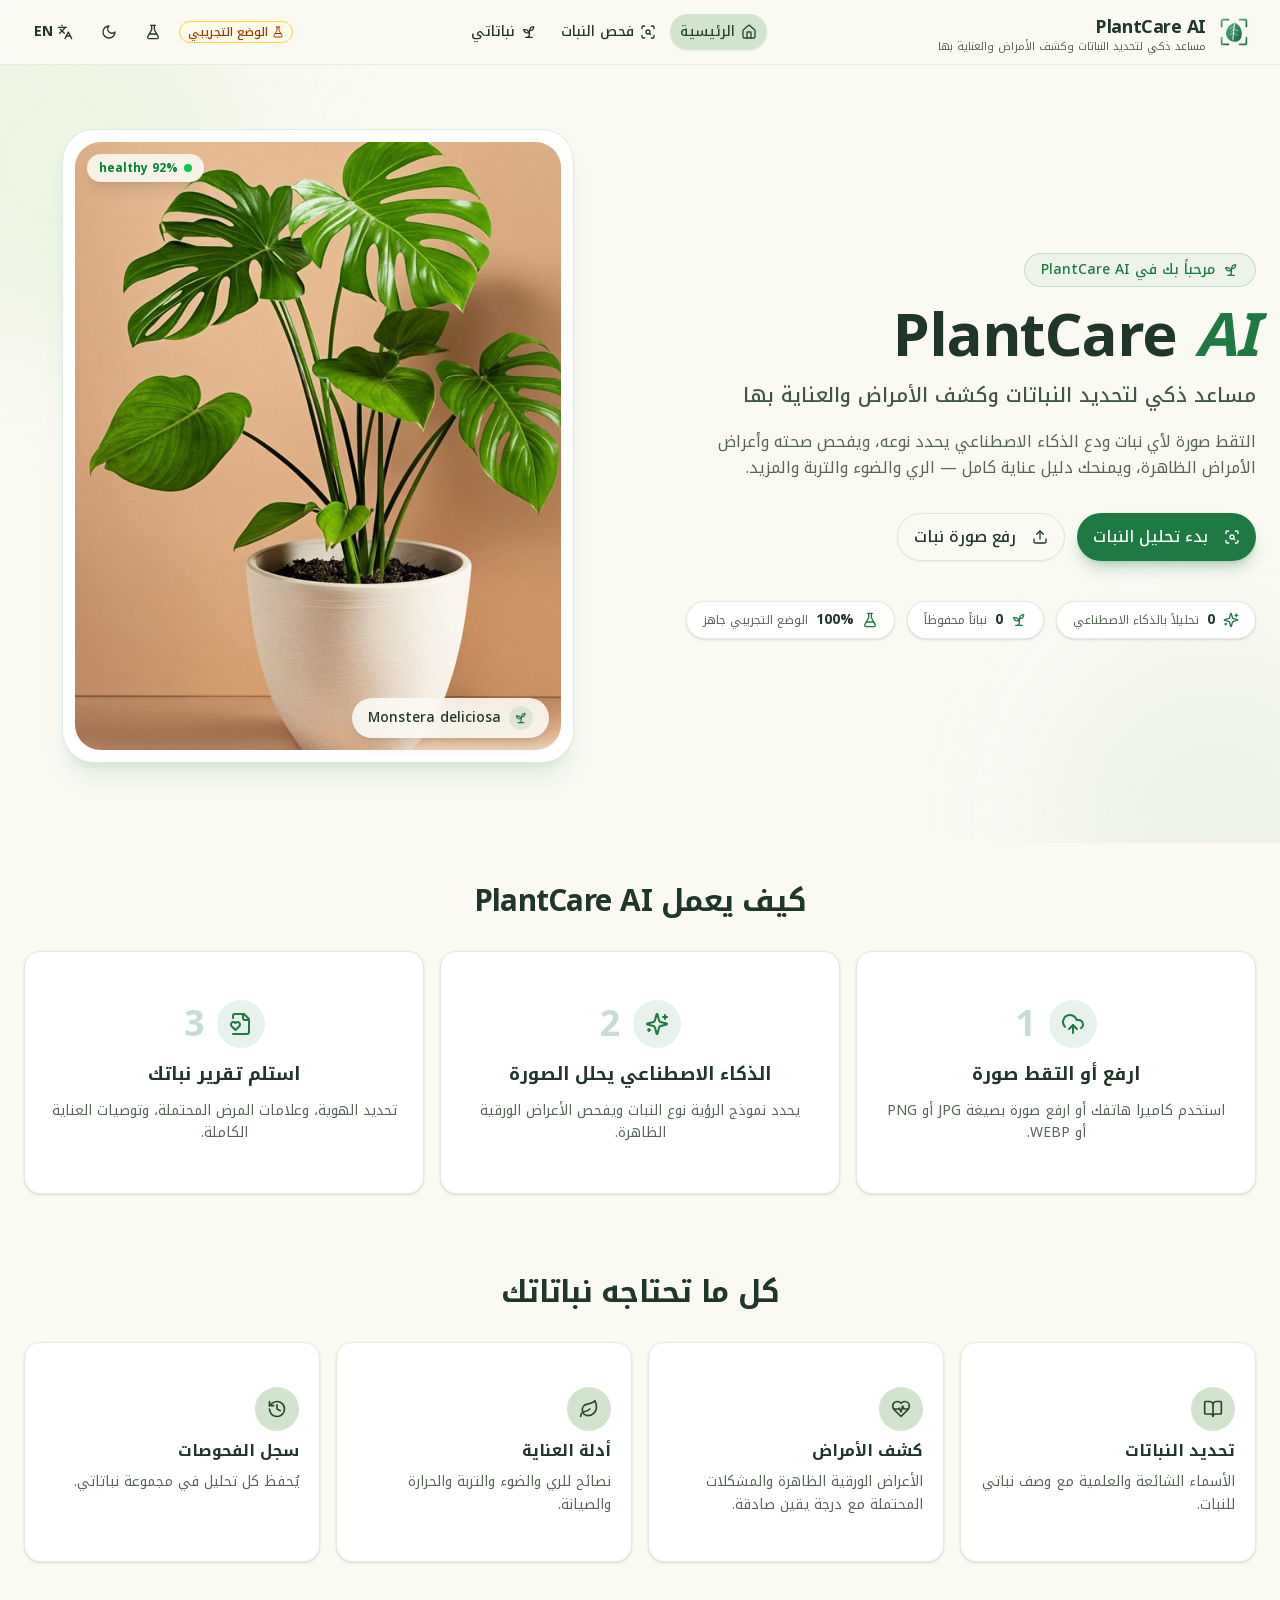
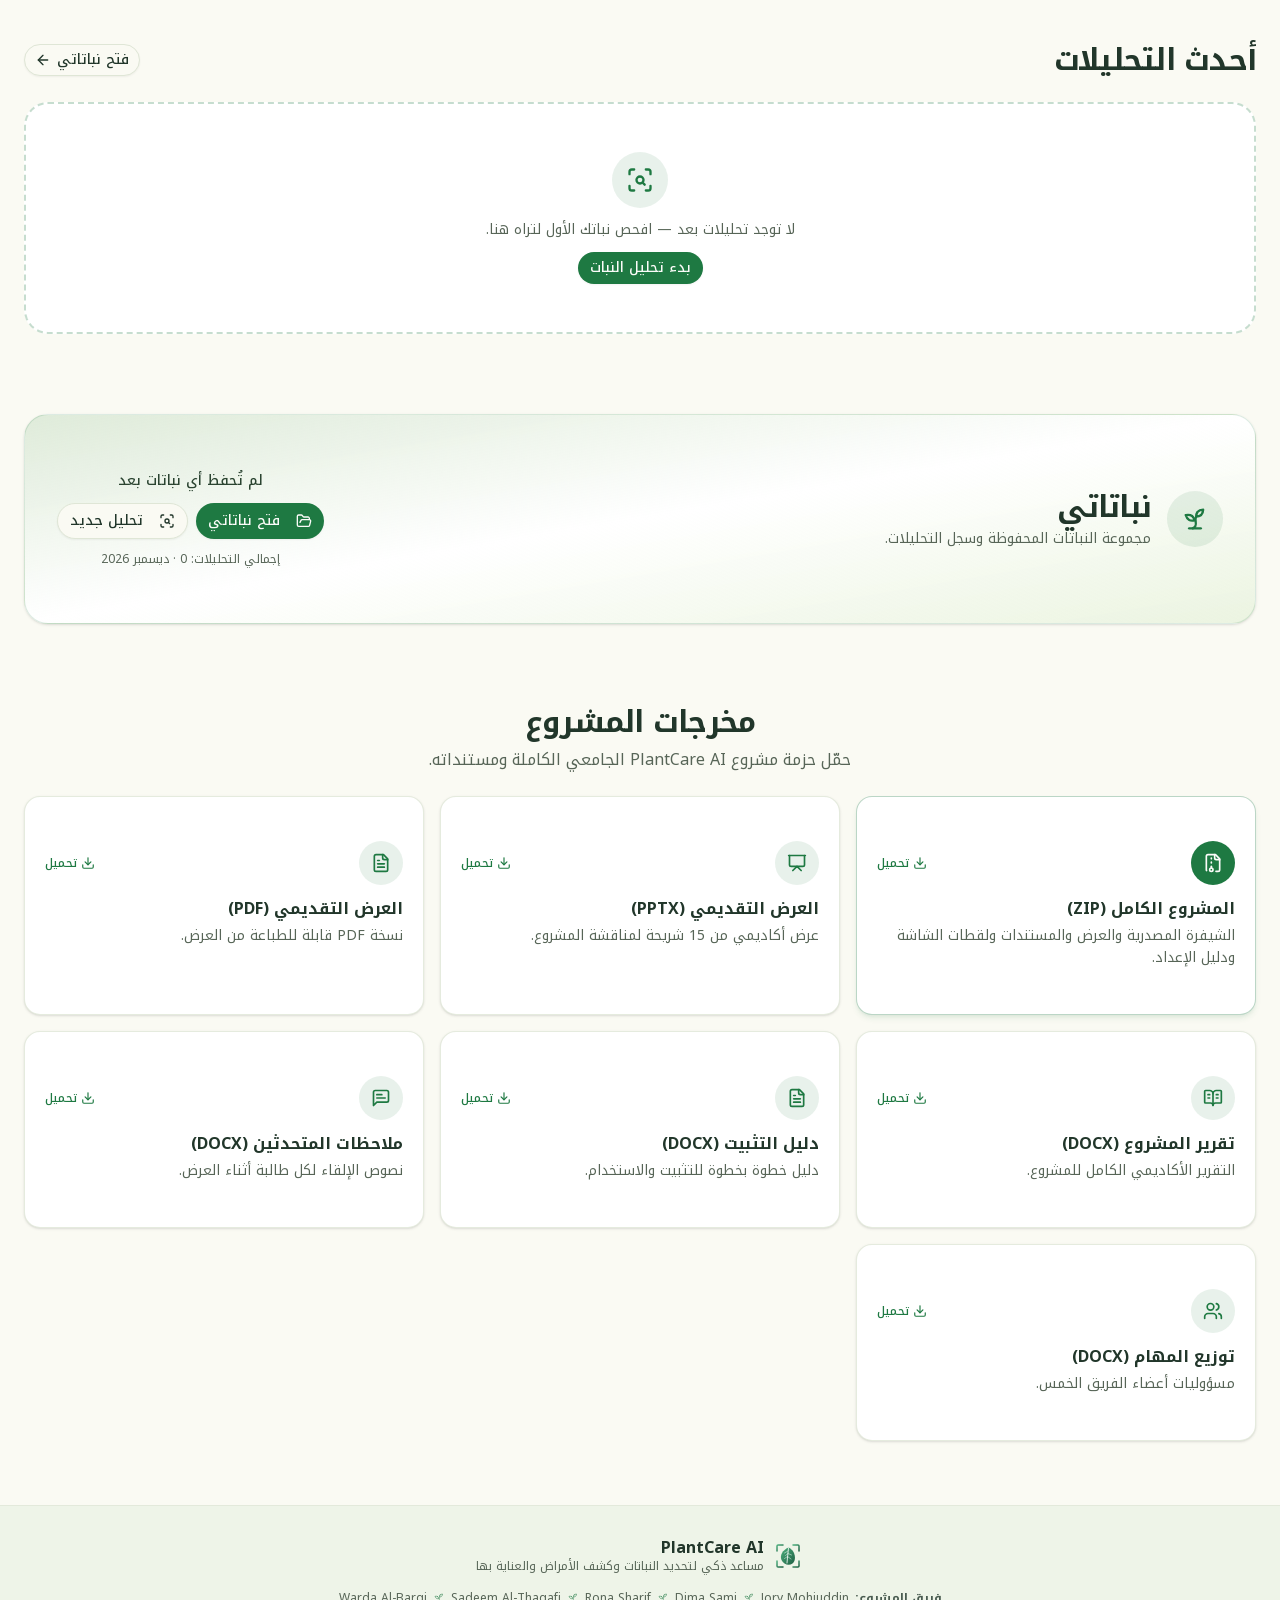
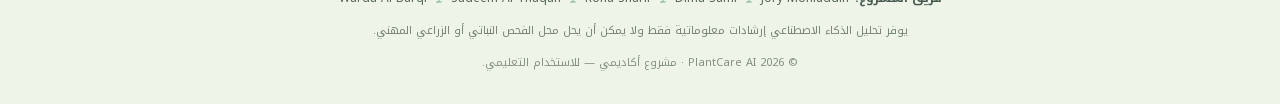
<file: index.html>
<!DOCTYPE html><!--8GGVJbU0y9RNIdzV_HVs5--><html lang="ar" dir="rtl"><head><meta charSet="utf-8"/><meta name="viewport" content="width=device-width, initial-scale=1, maximum-scale=1, viewport-fit=cover, user-scalable=no"/><link rel="preload" href="/_next/static/media/03bda585a99c6450-s.p.ad37b9d9.woff2" as="font" crossorigin="" type="font/woff2"/><link rel="preload" href="/_next/static/media/3c7c6164b2587822-s.p.7f689f7d.woff2" as="font" crossorigin="" type="font/woff2"/><link rel="preload" href="/_next/static/media/744885950b1fe0ff-s.p.aa165a4d.woff2" as="font" crossorigin="" type="font/woff2"/><link rel="preload" href="/_next/static/media/83afe278b6a6bb3c-s.p.3a6ba036.woff2" as="font" crossorigin="" type="font/woff2"/><link rel="preload" as="image" href="/hero-plant.png"/><link rel="stylesheet" href="/_next/static/chunks/dd756af5e0d811d9.css" data-precedence="next"/><link rel="stylesheet" href="/_next/static/chunks/18bc8b0139c3424d.css" data-precedence="next"/><link rel="preload" as="script" fetchPriority="low" href="/_next/static/chunks/58c60a5fa6b544da.js"/><script src="/_next/static/chunks/771dedee3f5e1621.js" async=""></script><script src="/_next/static/chunks/66e3bf27d5c040a6.js" async=""></script><script src="/_next/static/chunks/turbopack-ecc1a90a7cceb577.js" async=""></script><script src="/_next/static/chunks/00d69327ba5409fd.js" async=""></script><script src="/_next/static/chunks/1104eb3445058576.js" async=""></script><script src="/_next/static/chunks/33d3f2c0cda968c7.js" async=""></script><script src="/_next/static/chunks/55dd4ad6cb121cbe.js" async=""></script><meta name="next-size-adjust" content=""/><meta name="theme-color" media="(prefers-color-scheme: light)" content="#2E6B4F"/><meta name="theme-color" media="(prefers-color-scheme: dark)" content="#1E4A36"/><title>PlantCare AI — مساعد ذكي للتعرف على النباتات واكتشاف أمراضها ودليل العناية</title><meta name="description" content="صوّر أي نبات ودع الذكاء الاصطناعي يتعرف على نوعه، يفحص صحة أوراقه ويكشف أعراض الأمراض الظاهرة، ثم يقدم لك دليلاً كاملاً للعناية — الري، الضوء، التربة والمزيد. مشروع أكاديمي لـ جوري محي الدين، ديما سامي، رونا شريف، سديم الثقفي ووردة البرقي."/><meta name="application-name" content="PlantCare AI"/><link rel="manifest" href="/manifest.webmanifest"/><meta name="keywords" content="PlantCare AI,التعرف على النباتات,أمراض النباتات,الذكاء الاصطناعي,العناية بالنباتات,plant identification,plant disease detection,AI plant care"/><meta name="format-detection" content="telephone=no"/><meta name="mobile-web-app-capable" content="yes"/><meta name="apple-mobile-web-app-title" content="PlantCare AI"/><meta name="apple-mobile-web-app-status-bar-style" content="default"/><link rel="icon" href="/icon-192.png" sizes="192x192" type="image/png"/><link rel="icon" href="/icon-512.png" sizes="512x512" type="image/png"/><link rel="apple-touch-icon" href="/apple-touch-icon.png" sizes="180x180" type="image/png"/><script src="/_next/static/chunks/a6dad97d9634a72d.js" noModule=""></script></head><body class="fraunces_3cca8f93-module__8n-LZG__variable inter_987ed741-module__3d4SEW__variable noto_kufi_arabic_4b59ee94-module__-ZyL3a__variable antialiased bg-background text-foreground"><div hidden=""><!--$--><!--/$--></div><script>((a,b,c,d,e,f,g,h)=>{let i=document.documentElement,j=["light","dark"];function k(b){var c;(Array.isArray(a)?a:[a]).forEach(a=>{let c="class"===a,d=c&&f?e.map(a=>f[a]||a):e;c?(i.classList.remove(...d),i.classList.add(f&&f[b]?f[b]:b)):i.setAttribute(a,b)}),c=b,h&&j.includes(c)&&(i.style.colorScheme=c)}if(d)k(d);else try{let a=localStorage.getItem(b)||c,d=g&&"system"===a?window.matchMedia("(prefers-color-scheme: dark)").matches?"dark":"light":a;k(d)}catch(a){}})("class","theme","light",null,["light","dark"],null,false,true)</script><div class="flex min-h-screen flex-col bg-background text-foreground pb-[calc(66px+env(safe-area-inset-bottom))] md:pb-0"><header class="sticky top-0 z-40 w-full border-b border-border/70 bg-background/85 backdrop-blur supports-[backdrop-filter]:bg-background/70" style="padding-top:env(safe-area-inset-top)"><div class="mx-auto flex h-16 w-full max-w-7xl items-center justify-between gap-2 px-4 sm:px-6"><button class="flex items-center gap-2.5 rounded-xl px-1 py-1 outline-none focus-visible:ring-2 focus-visible:ring-ring" aria-label="PlantCare AI home"><svg viewBox="0 0 64 64" class="h-9 w-9 shrink-0" role="img" aria-label="PlantCare AI leaf logo"><defs><linearGradient id="leafGradient" x1="0" y1="0" x2="1" y2="1"><stop offset="0%" stop-color="#4caf7d"></stop><stop offset="100%" stop-color="#1e5f43"></stop></linearGradient></defs><path d="M10 22 V12 a2 2 0 0 1 2-2 H22" fill="none" stroke="url(#leafGradient)" stroke-width="3" stroke-linecap="round"></path><path d="M42 10 H52 a2 2 0 0 1 2 2 V22" fill="none" stroke="url(#leafGradient)" stroke-width="3" stroke-linecap="round"></path><path d="M54 42 V52 a2 2 0 0 1-2 2 H42" fill="none" stroke="url(#leafGradient)" stroke-width="3" stroke-linecap="round"></path><path d="M22 54 H12 a2 2 0 0 1-2-2 V42" fill="none" stroke="url(#leafGradient)" stroke-width="3" stroke-linecap="round"></path><path d="M33 15 C 21 20 15 31 19 40 C 23 49 34 52 41 47 C 48 42 47 28 41 21 C 39 19 36 16 33 15 Z" fill="url(#leafGradient)"></path><path d="M33 16 C 32 26 31 34 30 46" fill="none" stroke="#eaf6ef" stroke-width="2" stroke-linecap="round" opacity="0.9"></path><path d="M32 22 L 25 26 M32 27 L 27 31 M31 33 L 25 37 M31 33 L 38 38 M32 27 L 39 30" fill="none" stroke="#eaf6ef" stroke-width="1.4" stroke-linecap="round" opacity="0.75"></path></svg><span class="flex flex-col items-start leading-none"><span class="font-display text-lg font-semibold tracking-tight text-foreground">PlantCare AI</span><span class="hidden text-[11px] text-muted-foreground sm:inline-block">مساعد ذكي لتحديد النباتات وكشف الأمراض والعناية بها</span></span></button><nav class="flex items-center gap-1" aria-label="Main navigation"><button data-slot="button" class="inline-flex items-center justify-center whitespace-nowrap font-medium transition-all disabled:pointer-events-none disabled:opacity-50 [&amp;_svg]:pointer-events-none [&amp;_svg:not([class*=&#x27;size-&#x27;])]:size-4 shrink-0 [&amp;_svg]:shrink-0 outline-none focus-visible:border-ring focus-visible:ring-ring/50 focus-visible:ring-[3px] aria-invalid:ring-destructive/20 dark:aria-invalid:ring-destructive/40 aria-invalid:border-destructive bg-secondary text-secondary-foreground shadow-xs hover:bg-secondary/80 has-[&gt;svg]:px-2.5 h-9 gap-1.5 rounded-full px-2.5 text-sm sm:px-4" aria-current="page"><svg xmlns="http://www.w3.org/2000/svg" width="24" height="24" viewBox="0 0 24 24" fill="none" stroke="currentColor" stroke-width="2" stroke-linecap="round" stroke-linejoin="round" class="lucide lucide-house h-4 w-4" aria-hidden="true"><path d="M15 21v-8a1 1 0 0 0-1-1h-4a1 1 0 0 0-1 1v8"></path><path d="M3 10a2 2 0 0 1 .709-1.528l7-5.999a2 2 0 0 1 2.582 0l7 5.999A2 2 0 0 1 21 10v9a2 2 0 0 1-2 2H5a2 2 0 0 1-2-2z"></path></svg><span class="hidden sm:inline">الرئيسية</span><span class="sr-only sm:not-sr-only sm:hidden">الرئيسية</span></button><button data-slot="button" class="inline-flex items-center justify-center whitespace-nowrap font-medium transition-all disabled:pointer-events-none disabled:opacity-50 [&amp;_svg]:pointer-events-none [&amp;_svg:not([class*=&#x27;size-&#x27;])]:size-4 shrink-0 [&amp;_svg]:shrink-0 outline-none focus-visible:border-ring focus-visible:ring-ring/50 focus-visible:ring-[3px] aria-invalid:ring-destructive/20 dark:aria-invalid:ring-destructive/40 aria-invalid:border-destructive hover:bg-accent hover:text-accent-foreground dark:hover:bg-accent/50 has-[&gt;svg]:px-2.5 h-9 gap-1.5 rounded-full px-2.5 text-sm sm:px-4"><svg xmlns="http://www.w3.org/2000/svg" width="24" height="24" viewBox="0 0 24 24" fill="none" stroke="currentColor" stroke-width="2" stroke-linecap="round" stroke-linejoin="round" class="lucide lucide-scan-search h-4 w-4" aria-hidden="true"><path d="M3 7V5a2 2 0 0 1 2-2h2"></path><path d="M17 3h2a2 2 0 0 1 2 2v2"></path><path d="M21 17v2a2 2 0 0 1-2 2h-2"></path><path d="M7 21H5a2 2 0 0 1-2-2v-2"></path><circle cx="12" cy="12" r="3"></circle><path d="m16 16-1.9-1.9"></path></svg><span class="hidden xs:inline sm:inline">فحص النبات</span><span class="sr-only sm:not-sr-only sm:hidden">فحص النبات</span></button><button data-slot="button" class="inline-flex items-center justify-center whitespace-nowrap font-medium transition-all disabled:pointer-events-none disabled:opacity-50 [&amp;_svg]:pointer-events-none [&amp;_svg:not([class*=&#x27;size-&#x27;])]:size-4 shrink-0 [&amp;_svg]:shrink-0 outline-none focus-visible:border-ring focus-visible:ring-ring/50 focus-visible:ring-[3px] aria-invalid:ring-destructive/20 dark:aria-invalid:ring-destructive/40 aria-invalid:border-destructive hover:bg-accent hover:text-accent-foreground dark:hover:bg-accent/50 has-[&gt;svg]:px-2.5 h-9 gap-1.5 rounded-full px-2.5 text-sm sm:px-4"><svg xmlns="http://www.w3.org/2000/svg" width="24" height="24" viewBox="0 0 24 24" fill="none" stroke="currentColor" stroke-width="2" stroke-linecap="round" stroke-linejoin="round" class="lucide lucide-sprout h-4 w-4" aria-hidden="true"><path d="M7 20h10"></path><path d="M10 20c5.5-2.5.8-6.4 3-10"></path><path d="M9.5 9.4c1.1.8 1.8 2.2 2.3 3.7-2 .4-3.5.4-4.8-.3-1.2-.6-2.3-1.9-3-4.2 2.8-.5 4.4 0 5.5.8z"></path><path d="M14.1 6a7 7 0 0 0-1.1 4c1.9-.1 3.3-.6 4.3-1.4 1-1 1.6-2.3 1.7-4.6-2.7.1-4 1-4.9 2z"></path></svg><span class="hidden sm:inline">نباتاتي</span><span class="sr-only sm:not-sr-only sm:hidden">نباتاتي</span></button></nav><div class="flex items-center gap-1.5 sm:gap-2"><span data-slot="badge" class="items-center justify-center border px-2 py-0.5 text-xs font-medium w-fit whitespace-nowrap shrink-0 [&amp;&gt;svg]:size-3 [&amp;&gt;svg]:pointer-events-none focus-visible:border-ring focus-visible:ring-ring/50 focus-visible:ring-[3px] aria-invalid:ring-destructive/20 dark:aria-invalid:ring-destructive/40 aria-invalid:border-destructive transition-[color,box-shadow] overflow-hidden [a&amp;]:hover:bg-accent [a&amp;]:hover:text-accent-foreground hidden gap-1 rounded-full border-green-300 bg-green-50 text-green-800 md:inline-flex dark:border-green-800 dark:bg-green-950 dark:text-green-300"><svg xmlns="http://www.w3.org/2000/svg" width="24" height="24" viewBox="0 0 24 24" fill="none" stroke="currentColor" stroke-width="2" stroke-linecap="round" stroke-linejoin="round" class="lucide lucide-sparkles h-3 w-3" aria-hidden="true"><path d="M9.937 15.5A2 2 0 0 0 8.5 14.063l-6.135-1.582a.5.5 0 0 1 0-.962L8.5 9.936A2 2 0 0 0 9.937 8.5l1.582-6.135a.5.5 0 0 1 .963 0L14.063 8.5A2 2 0 0 0 15.5 9.937l6.135 1.581a.5.5 0 0 1 0 .964L15.5 14.063a2 2 0 0 0-1.437 1.437l-1.582 6.135a.5.5 0 0 1-.963 0z"></path><path d="M20 3v4"></path><path d="M22 5h-4"></path><path d="M4 17v2"></path><path d="M5 18H3"></path></svg>الذكاء الاصطناعي متصل</span><button data-slot="popover-trigger" class="inline-flex items-center justify-center gap-2 whitespace-nowrap text-sm font-medium transition-all disabled:pointer-events-none disabled:opacity-50 [&amp;_svg]:pointer-events-none [&amp;_svg:not([class*=&#x27;size-&#x27;])]:size-4 shrink-0 [&amp;_svg]:shrink-0 outline-none focus-visible:border-ring focus-visible:ring-ring/50 focus-visible:ring-[3px] aria-invalid:ring-destructive/20 dark:aria-invalid:ring-destructive/40 aria-invalid:border-destructive hover:bg-accent hover:text-accent-foreground dark:hover:bg-accent/50 size-9 h-9 w-9 rounded-full" aria-label="Demo mode toggle" type="button" aria-haspopup="dialog" aria-expanded="false" aria-controls="radix-_R_1clfdb_" data-state="closed"><svg xmlns="http://www.w3.org/2000/svg" width="24" height="24" viewBox="0 0 24 24" fill="none" stroke="currentColor" stroke-width="2" stroke-linecap="round" stroke-linejoin="round" class="lucide lucide-flask-conical h-4 w-4" aria-hidden="true"><path d="M14 2v6a2 2 0 0 0 .245.96l5.51 10.08A2 2 0 0 1 18 22H6a2 2 0 0 1-1.755-2.96l5.51-10.08A2 2 0 0 0 10 8V2"></path><path d="M6.453 15h11.094"></path><path d="M8.5 2h7"></path></svg></button><button data-slot="button" class="inline-flex items-center justify-center gap-2 whitespace-nowrap text-sm font-medium transition-all disabled:pointer-events-none disabled:opacity-50 [&amp;_svg]:pointer-events-none [&amp;_svg:not([class*=&#x27;size-&#x27;])]:size-4 shrink-0 [&amp;_svg]:shrink-0 outline-none focus-visible:border-ring focus-visible:ring-ring/50 focus-visible:ring-[3px] aria-invalid:ring-destructive/20 dark:aria-invalid:ring-destructive/40 aria-invalid:border-destructive hover:bg-accent hover:text-accent-foreground dark:hover:bg-accent/50 size-9 h-9 w-9 rounded-full" aria-label="Toggle dark mode"><svg xmlns="http://www.w3.org/2000/svg" width="24" height="24" viewBox="0 0 24 24" fill="none" stroke="currentColor" stroke-width="2" stroke-linecap="round" stroke-linejoin="round" class="lucide lucide-moon h-4 w-4" aria-hidden="true"><path d="M12 3a6 6 0 0 0 9 9 9 9 0 1 1-9-9Z"></path></svg></button><button data-slot="button" class="inline-flex items-center justify-center whitespace-nowrap text-sm font-medium transition-all disabled:pointer-events-none disabled:opacity-50 [&amp;_svg]:pointer-events-none [&amp;_svg:not([class*=&#x27;size-&#x27;])]:size-4 shrink-0 [&amp;_svg]:shrink-0 outline-none focus-visible:border-ring focus-visible:ring-ring/50 focus-visible:ring-[3px] aria-invalid:ring-destructive/20 dark:aria-invalid:ring-destructive/40 aria-invalid:border-destructive hover:bg-accent hover:text-accent-foreground dark:hover:bg-accent/50 has-[&gt;svg]:px-2.5 h-9 gap-1 rounded-full px-2.5" aria-label="Switch language English Arabic"><svg xmlns="http://www.w3.org/2000/svg" width="24" height="24" viewBox="0 0 24 24" fill="none" stroke="currentColor" stroke-width="2" stroke-linecap="round" stroke-linejoin="round" class="lucide lucide-languages h-4 w-4" aria-hidden="true"><path d="m5 8 6 6"></path><path d="m4 14 6-6 2-3"></path><path d="M2 5h12"></path><path d="M7 2h1"></path><path d="m22 22-5-10-5 10"></path><path d="M14 18h6"></path></svg><span class="text-sm font-semibold">EN</span></button></div></div></header><main class="flex-1"><div style="opacity:0;transform:translateY(10px)"><section class="relative overflow-hidden"><div aria-hidden="true" class="pointer-events-none absolute -top-24 end-[-8rem] h-96 w-96 rounded-full bg-accent/50 blur-3xl opacity-70"></div><div aria-hidden="true" class="pointer-events-none absolute -bottom-32 start-[-6rem] h-80 w-80 rounded-full bg-secondary/60 blur-3xl opacity-60"></div><div class="mx-auto grid w-full max-w-7xl items-center gap-10 px-4 pb-14 pt-12 sm:px-6 lg:grid-cols-2 lg:gap-14 lg:pb-20 lg:pt-16"><div class="relative z-10 text-center lg:text-start"><div class="mb-4 inline-flex items-center gap-2 rounded-full border border-primary/20 bg-primary/5 px-4 py-1.5 text-sm font-medium text-primary" style="opacity:0;transform:translateY(16px)"><svg xmlns="http://www.w3.org/2000/svg" width="24" height="24" viewBox="0 0 24 24" fill="none" stroke="currentColor" stroke-width="2" stroke-linecap="round" stroke-linejoin="round" class="lucide lucide-sprout h-4 w-4" aria-hidden="true"><path d="M7 20h10"></path><path d="M10 20c5.5-2.5.8-6.4 3-10"></path><path d="M9.5 9.4c1.1.8 1.8 2.2 2.3 3.7-2 .4-3.5.4-4.8-.3-1.2-.6-2.3-1.9-3-4.2 2.8-.5 4.4 0 5.5.8z"></path><path d="M14.1 6a7 7 0 0 0-1.1 4c1.9-.1 3.3-.6 4.3-1.4 1-1 1.6-2.3 1.7-4.6-2.7.1-4 1-4.9 2z"></path></svg>مرحباً بك في PlantCare AI</div><h1 class="font-display text-4xl font-semibold leading-[1.1] tracking-tight text-foreground sm:text-5xl lg:text-6xl" style="opacity:0;transform:translateY(20px)">PlantCare<!-- --> <span class="italic text-primary">AI</span></h1><p class="mt-3 max-w-xl text-lg font-medium text-secondary-foreground/90 sm:text-xl lg:mx-0" style="opacity:0;transform:translateY(20px)">مساعد ذكي لتحديد النباتات وكشف الأمراض والعناية بها</p><p class="mx-auto mt-5 max-w-xl text-base leading-relaxed text-muted-foreground lg:mx-0" style="opacity:0;transform:translateY(20px)">التقط صورة لأي نبات ودع الذكاء الاصطناعي يحدد نوعه، ويفحص صحته وأعراض الأمراض الظاهرة، ويمنحك دليل عناية كامل — الري والضوء والتربة والمزيد.</p><div class="mt-8 flex flex-col items-center gap-3 sm:flex-row sm:justify-center lg:justify-start" style="opacity:0;transform:translateY(20px)"><button data-slot="button" class="inline-flex items-center justify-center gap-2 whitespace-nowrap font-medium disabled:pointer-events-none disabled:opacity-50 [&amp;_svg]:pointer-events-none [&amp;_svg:not([class*=&#x27;size-&#x27;])]:size-4 shrink-0 [&amp;_svg]:shrink-0 outline-none focus-visible:border-ring focus-visible:ring-ring/50 focus-visible:ring-[3px] aria-invalid:ring-destructive/20 dark:aria-invalid:ring-destructive/40 aria-invalid:border-destructive bg-primary text-primary-foreground hover:bg-primary/90 has-[&gt;svg]:px-4 h-12 rounded-full px-7 text-base shadow-lg shadow-primary/25 transition-transform hover:-translate-y-0.5"><svg xmlns="http://www.w3.org/2000/svg" width="24" height="24" viewBox="0 0 24 24" fill="none" stroke="currentColor" stroke-width="2" stroke-linecap="round" stroke-linejoin="round" class="lucide lucide-scan-search me-2 h-5 w-5" aria-hidden="true"><path d="M3 7V5a2 2 0 0 1 2-2h2"></path><path d="M17 3h2a2 2 0 0 1 2 2v2"></path><path d="M21 17v2a2 2 0 0 1-2 2h-2"></path><path d="M7 21H5a2 2 0 0 1-2-2v-2"></path><circle cx="12" cy="12" r="3"></circle><path d="m16 16-1.9-1.9"></path></svg>بدء تحليل النبات</button><button data-slot="button" class="inline-flex items-center justify-center gap-2 whitespace-nowrap font-medium transition-all disabled:pointer-events-none disabled:opacity-50 [&amp;_svg]:pointer-events-none [&amp;_svg:not([class*=&#x27;size-&#x27;])]:size-4 shrink-0 [&amp;_svg]:shrink-0 outline-none focus-visible:border-ring focus-visible:ring-ring/50 focus-visible:ring-[3px] aria-invalid:ring-destructive/20 dark:aria-invalid:ring-destructive/40 aria-invalid:border-destructive border bg-background shadow-xs hover:bg-accent hover:text-accent-foreground dark:bg-input/30 dark:border-input dark:hover:bg-input/50 has-[&gt;svg]:px-4 h-12 rounded-full px-7 text-base"><svg xmlns="http://www.w3.org/2000/svg" width="24" height="24" viewBox="0 0 24 24" fill="none" stroke="currentColor" stroke-width="2" stroke-linecap="round" stroke-linejoin="round" class="lucide lucide-upload me-2 h-5 w-5" aria-hidden="true"><path d="M12 3v12"></path><path d="m17 8-5-5-5 5"></path><path d="M21 15v4a2 2 0 0 1-2 2H5a2 2 0 0 1-2-2v-4"></path></svg>رفع صورة نبات</button></div><div class="mt-10 flex flex-wrap items-center justify-center gap-3 lg:justify-start" style="opacity:0"><div class="flex items-center gap-2 rounded-full border border-border/80 bg-card px-4 py-2 shadow-sm"><span class="text-primary"><svg xmlns="http://www.w3.org/2000/svg" width="24" height="24" viewBox="0 0 24 24" fill="none" stroke="currentColor" stroke-width="2" stroke-linecap="round" stroke-linejoin="round" class="lucide lucide-sparkles h-4 w-4" aria-hidden="true"><path d="M9.937 15.5A2 2 0 0 0 8.5 14.063l-6.135-1.582a.5.5 0 0 1 0-.962L8.5 9.936A2 2 0 0 0 9.937 8.5l1.582-6.135a.5.5 0 0 1 .963 0L14.063 8.5A2 2 0 0 0 15.5 9.937l6.135 1.581a.5.5 0 0 1 0 .964L15.5 14.063a2 2 0 0 0-1.437 1.437l-1.582 6.135a.5.5 0 0 1-.963 0z"></path><path d="M20 3v4"></path><path d="M22 5h-4"></path><path d="M4 17v2"></path><path d="M5 18H3"></path></svg></span><span class="text-sm font-bold text-foreground">0</span><span class="text-xs text-muted-foreground">تحليلاً بالذكاء الاصطناعي</span></div><div class="flex items-center gap-2 rounded-full border border-border/80 bg-card px-4 py-2 shadow-sm"><span class="text-primary"><svg xmlns="http://www.w3.org/2000/svg" width="24" height="24" viewBox="0 0 24 24" fill="none" stroke="currentColor" stroke-width="2" stroke-linecap="round" stroke-linejoin="round" class="lucide lucide-sprout h-4 w-4" aria-hidden="true"><path d="M7 20h10"></path><path d="M10 20c5.5-2.5.8-6.4 3-10"></path><path d="M9.5 9.4c1.1.8 1.8 2.2 2.3 3.7-2 .4-3.5.4-4.8-.3-1.2-.6-2.3-1.9-3-4.2 2.8-.5 4.4 0 5.5.8z"></path><path d="M14.1 6a7 7 0 0 0-1.1 4c1.9-.1 3.3-.6 4.3-1.4 1-1 1.6-2.3 1.7-4.6-2.7.1-4 1-4.9 2z"></path></svg></span><span class="text-sm font-bold text-foreground">0</span><span class="text-xs text-muted-foreground">نباتاً محفوظاً</span></div><div class="flex items-center gap-2 rounded-full border border-border/80 bg-card px-4 py-2 shadow-sm"><span class="text-primary"><svg xmlns="http://www.w3.org/2000/svg" width="24" height="24" viewBox="0 0 24 24" fill="none" stroke="currentColor" stroke-width="2" stroke-linecap="round" stroke-linejoin="round" class="lucide lucide-flask-conical h-4 w-4" aria-hidden="true"><path d="M14 2v6a2 2 0 0 0 .245.96l5.51 10.08A2 2 0 0 1 18 22H6a2 2 0 0 1-1.755-2.96l5.51-10.08A2 2 0 0 0 10 8V2"></path><path d="M6.453 15h11.094"></path><path d="M8.5 2h7"></path></svg></span><span class="text-sm font-bold text-foreground">100%</span><span class="text-xs text-muted-foreground">الوضع التجريبي جاهز</span></div></div></div><div class="relative z-10 mx-auto w-full max-w-md lg:max-w-lg" style="opacity:0;transform:scale(0.96)"><div class="relative rounded-[2rem] border border-primary/15 bg-card p-3 shadow-xl shadow-primary/10"><img src="/hero-plant.png" alt="Healthy monstera plant with large green leaves" class="aspect-[4/5] w-full rounded-[1.6rem] object-cover"/><div class="absolute bottom-6 start-6 flex items-center gap-2 rounded-full bg-background/90 px-4 py-2 text-sm font-medium text-foreground shadow-lg backdrop-blur"><span class="flex h-6 w-6 items-center justify-center rounded-full bg-primary/10 text-primary"><svg xmlns="http://www.w3.org/2000/svg" width="24" height="24" viewBox="0 0 24 24" fill="none" stroke="currentColor" stroke-width="2" stroke-linecap="round" stroke-linejoin="round" class="lucide lucide-sprout h-3.5 w-3.5" aria-hidden="true"><path d="M7 20h10"></path><path d="M10 20c5.5-2.5.8-6.4 3-10"></path><path d="M9.5 9.4c1.1.8 1.8 2.2 2.3 3.7-2 .4-3.5.4-4.8-.3-1.2-.6-2.3-1.9-3-4.2 2.8-.5 4.4 0 5.5.8z"></path><path d="M14.1 6a7 7 0 0 0-1.1 4c1.9-.1 3.3-.6 4.3-1.4 1-1 1.6-2.3 1.7-4.6-2.7.1-4 1-4.9 2z"></path></svg></span>Monstera deliciosa</div><div class="absolute top-6 end-6 flex items-center gap-1.5 rounded-full bg-background/90 px-3 py-1.5 text-xs font-semibold text-green-700 shadow-lg backdrop-blur dark:text-green-400"><span class="h-2 w-2 rounded-full bg-green-500"></span>92% healthy</div></div></div></div></section><section class="mx-auto w-full max-w-7xl px-4 py-10 sm:px-6"><h2 class="text-center font-display text-3xl font-semibold tracking-tight">كيف يعمل PlantCare AI</h2><div class="mt-8 grid gap-4 md:grid-cols-3"><div style="opacity:0;transform:translateY(16px)"><div data-slot="card" class="text-card-foreground flex flex-col gap-6 border py-6 shadow-sm h-full rounded-2xl border-border/80 bg-card"><div data-slot="card-content" class="flex h-full flex-col items-center gap-3 p-6 text-center"><div class="flex items-center gap-3"><span class="flex h-12 w-12 items-center justify-center rounded-full bg-primary/10 text-primary"><svg xmlns="http://www.w3.org/2000/svg" width="24" height="24" viewBox="0 0 24 24" fill="none" stroke="currentColor" stroke-width="2" stroke-linecap="round" stroke-linejoin="round" class="lucide lucide-cloud-upload h-6 w-6" aria-hidden="true"><path d="M12 13v8"></path><path d="M4 14.899A7 7 0 1 1 15.71 8h1.79a4.5 4.5 0 0 1 2.5 8.242"></path><path d="m8 17 4-4 4 4"></path></svg></span><span class="font-display text-4xl font-semibold text-primary/25">1</span></div><h3 class="font-display text-lg font-semibold">ارفع أو التقط صورة</h3><p class="text-sm leading-relaxed text-muted-foreground">استخدم كاميرا هاتفك أو ارفع صورة بصيغة JPG أو PNG أو WEBP.</p></div></div></div><div style="opacity:0;transform:translateY(16px)"><div data-slot="card" class="text-card-foreground flex flex-col gap-6 border py-6 shadow-sm h-full rounded-2xl border-border/80 bg-card"><div data-slot="card-content" class="flex h-full flex-col items-center gap-3 p-6 text-center"><div class="flex items-center gap-3"><span class="flex h-12 w-12 items-center justify-center rounded-full bg-primary/10 text-primary"><svg xmlns="http://www.w3.org/2000/svg" width="24" height="24" viewBox="0 0 24 24" fill="none" stroke="currentColor" stroke-width="2" stroke-linecap="round" stroke-linejoin="round" class="lucide lucide-sparkles h-6 w-6" aria-hidden="true"><path d="M9.937 15.5A2 2 0 0 0 8.5 14.063l-6.135-1.582a.5.5 0 0 1 0-.962L8.5 9.936A2 2 0 0 0 9.937 8.5l1.582-6.135a.5.5 0 0 1 .963 0L14.063 8.5A2 2 0 0 0 15.5 9.937l6.135 1.581a.5.5 0 0 1 0 .964L15.5 14.063a2 2 0 0 0-1.437 1.437l-1.582 6.135a.5.5 0 0 1-.963 0z"></path><path d="M20 3v4"></path><path d="M22 5h-4"></path><path d="M4 17v2"></path><path d="M5 18H3"></path></svg></span><span class="font-display text-4xl font-semibold text-primary/25">2</span></div><h3 class="font-display text-lg font-semibold">الذكاء الاصطناعي يحلل الصورة</h3><p class="text-sm leading-relaxed text-muted-foreground">يحدد نموذج الرؤية نوع النبات ويفحص الأعراض الورقية الظاهرة.</p></div></div></div><div style="opacity:0;transform:translateY(16px)"><div data-slot="card" class="text-card-foreground flex flex-col gap-6 border py-6 shadow-sm h-full rounded-2xl border-border/80 bg-card"><div data-slot="card-content" class="flex h-full flex-col items-center gap-3 p-6 text-center"><div class="flex items-center gap-3"><span class="flex h-12 w-12 items-center justify-center rounded-full bg-primary/10 text-primary"><svg xmlns="http://www.w3.org/2000/svg" width="24" height="24" viewBox="0 0 24 24" fill="none" stroke="currentColor" stroke-width="2" stroke-linecap="round" stroke-linejoin="round" class="lucide lucide-file-heart h-6 w-6" aria-hidden="true"><path d="M4 22h14a2 2 0 0 0 2-2V7l-5-5H6a2 2 0 0 0-2 2v2"></path><path d="M14 2v4a2 2 0 0 0 2 2h4"></path><path d="M10.29 10.7a2.43 2.43 0 0 0-2.66-.52c-.29.12-.56.3-.78.53l-.35.34-.35-.34a2.43 2.43 0 0 0-2.65-.53c-.3.12-.56.3-.79.53-.95.94-1 2.53.2 3.74L6.5 18l3.6-3.55c1.2-1.21 1.14-2.8.19-3.74Z"></path></svg></span><span class="font-display text-4xl font-semibold text-primary/25">3</span></div><h3 class="font-display text-lg font-semibold">استلم تقرير نباتك</h3><p class="text-sm leading-relaxed text-muted-foreground">تحديد الهوية، وعلامات المرض المحتملة، وتوصيات العناية الكاملة.</p></div></div></div></div></section><section class="mx-auto w-full max-w-7xl px-4 py-10 sm:px-6"><h2 class="text-center font-display text-3xl font-semibold tracking-tight">كل ما تحتاجه نباتاتك</h2><div class="mt-8 grid gap-4 sm:grid-cols-2 lg:grid-cols-4"><div style="opacity:0;transform:translateY(16px)"><div data-slot="card" class="text-card-foreground flex flex-col gap-6 border py-6 shadow-sm group h-full rounded-2xl border-border/80 bg-card transition-all hover:-translate-y-1 hover:shadow-md hover:shadow-primary/10"><div data-slot="card-content" class="flex h-full flex-col gap-2 p-5"><span class="flex h-11 w-11 items-center justify-center rounded-full bg-secondary text-secondary-foreground transition-colors group-hover:bg-primary group-hover:text-primary-foreground"><svg xmlns="http://www.w3.org/2000/svg" width="24" height="24" viewBox="0 0 24 24" fill="none" stroke="currentColor" stroke-width="2" stroke-linecap="round" stroke-linejoin="round" class="lucide lucide-book-open h-5 w-5" aria-hidden="true"><path d="M12 7v14"></path><path d="M3 18a1 1 0 0 1-1-1V4a1 1 0 0 1 1-1h5a4 4 0 0 1 4 4 4 4 0 0 1 4-4h5a1 1 0 0 1 1 1v13a1 1 0 0 1-1 1h-6a3 3 0 0 0-3 3 3 3 0 0 0-3-3z"></path></svg></span><h3 class="font-display text-base font-semibold">تحديد النباتات</h3><p class="text-sm leading-relaxed text-muted-foreground">الأسماء الشائعة والعلمية مع وصف نباتي للنبات.</p></div></div></div><div style="opacity:0;transform:translateY(16px)"><div data-slot="card" class="text-card-foreground flex flex-col gap-6 border py-6 shadow-sm group h-full rounded-2xl border-border/80 bg-card transition-all hover:-translate-y-1 hover:shadow-md hover:shadow-primary/10"><div data-slot="card-content" class="flex h-full flex-col gap-2 p-5"><span class="flex h-11 w-11 items-center justify-center rounded-full bg-secondary text-secondary-foreground transition-colors group-hover:bg-primary group-hover:text-primary-foreground"><svg xmlns="http://www.w3.org/2000/svg" width="24" height="24" viewBox="0 0 24 24" fill="none" stroke="currentColor" stroke-width="2" stroke-linecap="round" stroke-linejoin="round" class="lucide lucide-heart-pulse h-5 w-5" aria-hidden="true"><path d="M19 14c1.49-1.46 3-3.21 3-5.5A5.5 5.5 0 0 0 16.5 3c-1.76 0-3 .5-4.5 2-1.5-1.5-2.74-2-4.5-2A5.5 5.5 0 0 0 2 8.5c0 2.3 1.5 4.05 3 5.5l7 7Z"></path><path d="M3.22 12H9.5l.5-1 2 4.5 2-7 1.5 3.5h5.27"></path></svg></span><h3 class="font-display text-base font-semibold">كشف الأمراض</h3><p class="text-sm leading-relaxed text-muted-foreground">الأعراض الورقية الظاهرة والمشكلات المحتملة مع درجة يقين صادقة.</p></div></div></div><div style="opacity:0;transform:translateY(16px)"><div data-slot="card" class="text-card-foreground flex flex-col gap-6 border py-6 shadow-sm group h-full rounded-2xl border-border/80 bg-card transition-all hover:-translate-y-1 hover:shadow-md hover:shadow-primary/10"><div data-slot="card-content" class="flex h-full flex-col gap-2 p-5"><span class="flex h-11 w-11 items-center justify-center rounded-full bg-secondary text-secondary-foreground transition-colors group-hover:bg-primary group-hover:text-primary-foreground"><svg xmlns="http://www.w3.org/2000/svg" width="24" height="24" viewBox="0 0 24 24" fill="none" stroke="currentColor" stroke-width="2" stroke-linecap="round" stroke-linejoin="round" class="lucide lucide-leaf h-5 w-5" aria-hidden="true"><path d="M11 20A7 7 0 0 1 9.8 6.1C15.5 5 17 4.48 19 2c1 2 2 4.18 2 8 0 5.5-4.78 10-10 10Z"></path><path d="M2 21c0-3 1.85-5.36 5.08-6C9.5 14.52 12 13 13 12"></path></svg></span><h3 class="font-display text-base font-semibold">أدلة العناية</h3><p class="text-sm leading-relaxed text-muted-foreground">نصائح للري والضوء والتربة والحرارة والصيانة.</p></div></div></div><div style="opacity:0;transform:translateY(16px)"><div data-slot="card" class="text-card-foreground flex flex-col gap-6 border py-6 shadow-sm group h-full rounded-2xl border-border/80 bg-card transition-all hover:-translate-y-1 hover:shadow-md hover:shadow-primary/10"><div data-slot="card-content" class="flex h-full flex-col gap-2 p-5"><span class="flex h-11 w-11 items-center justify-center rounded-full bg-secondary text-secondary-foreground transition-colors group-hover:bg-primary group-hover:text-primary-foreground"><svg xmlns="http://www.w3.org/2000/svg" width="24" height="24" viewBox="0 0 24 24" fill="none" stroke="currentColor" stroke-width="2" stroke-linecap="round" stroke-linejoin="round" class="lucide lucide-history h-5 w-5" aria-hidden="true"><path d="M3 12a9 9 0 1 0 9-9 9.75 9.75 0 0 0-6.74 2.74L3 8"></path><path d="M3 3v5h5"></path><path d="M12 7v5l4 2"></path></svg></span><h3 class="font-display text-base font-semibold">سجل الفحوصات</h3><p class="text-sm leading-relaxed text-muted-foreground">يُحفظ كل تحليل في مجموعة نباتاتي.</p></div></div></div></div></section><section class="mx-auto w-full max-w-7xl px-4 py-10 sm:px-6"><div class="mb-6 flex flex-wrap items-center justify-between gap-3"><h2 class="font-display text-3xl font-semibold tracking-tight">أحدث التحليلات</h2><button data-slot="button" class="inline-flex items-center justify-center whitespace-nowrap text-sm font-medium transition-all disabled:pointer-events-none disabled:opacity-50 [&amp;_svg]:pointer-events-none [&amp;_svg:not([class*=&#x27;size-&#x27;])]:size-4 shrink-0 [&amp;_svg]:shrink-0 outline-none focus-visible:border-ring focus-visible:ring-ring/50 focus-visible:ring-[3px] aria-invalid:ring-destructive/20 dark:aria-invalid:ring-destructive/40 aria-invalid:border-destructive border bg-background shadow-xs hover:bg-accent hover:text-accent-foreground dark:bg-input/30 dark:border-input dark:hover:bg-input/50 h-8 px-3 has-[&gt;svg]:px-2.5 gap-1.5 rounded-full">فتح نباتاتي<svg xmlns="http://www.w3.org/2000/svg" width="24" height="24" viewBox="0 0 24 24" fill="none" stroke="currentColor" stroke-width="2" stroke-linecap="round" stroke-linejoin="round" class="lucide lucide-arrow-left h-4 w-4" aria-hidden="true"><path d="m12 19-7-7 7-7"></path><path d="M19 12H5"></path></svg></button></div><div class="flex flex-col items-center gap-3 rounded-3xl border-2 border-dashed border-primary/25 bg-card px-6 py-12 text-center"><span class="flex h-14 w-14 items-center justify-center rounded-full bg-primary/10 text-primary"><svg xmlns="http://www.w3.org/2000/svg" width="24" height="24" viewBox="0 0 24 24" fill="none" stroke="currentColor" stroke-width="2" stroke-linecap="round" stroke-linejoin="round" class="lucide lucide-scan-search h-7 w-7" aria-hidden="true"><path d="M3 7V5a2 2 0 0 1 2-2h2"></path><path d="M17 3h2a2 2 0 0 1 2 2v2"></path><path d="M21 17v2a2 2 0 0 1-2 2h-2"></path><path d="M7 21H5a2 2 0 0 1-2-2v-2"></path><circle cx="12" cy="12" r="3"></circle><path d="m16 16-1.9-1.9"></path></svg></span><p class="max-w-sm text-sm text-muted-foreground">لا توجد تحليلات بعد — افحص نباتك الأول لتراه هنا.</p><button data-slot="button" class="inline-flex items-center justify-center whitespace-nowrap text-sm font-medium transition-all disabled:pointer-events-none disabled:opacity-50 [&amp;_svg]:pointer-events-none [&amp;_svg:not([class*=&#x27;size-&#x27;])]:size-4 shrink-0 [&amp;_svg]:shrink-0 outline-none focus-visible:border-ring focus-visible:ring-ring/50 focus-visible:ring-[3px] aria-invalid:ring-destructive/20 dark:aria-invalid:ring-destructive/40 aria-invalid:border-destructive bg-primary text-primary-foreground shadow-xs hover:bg-primary/90 h-8 gap-1.5 px-3 has-[&gt;svg]:px-2.5 rounded-full">بدء تحليل النبات</button></div></section><section class="mx-auto w-full max-w-7xl px-4 py-10 sm:px-6"><div data-slot="card" class="text-card-foreground flex flex-col gap-6 border py-6 shadow-sm overflow-hidden rounded-3xl border-primary/15 bg-gradient-to-br from-secondary/70 via-card to-accent/40"><div data-slot="card-content" class="flex flex-col items-center justify-between gap-6 p-6 sm:flex-row sm:p-8"><div class="flex items-center gap-4 text-center sm:text-start"><span class="flex h-14 w-14 shrink-0 items-center justify-center rounded-full bg-primary/10 text-primary"><svg xmlns="http://www.w3.org/2000/svg" width="24" height="24" viewBox="0 0 24 24" fill="none" stroke="currentColor" stroke-width="2" stroke-linecap="round" stroke-linejoin="round" class="lucide lucide-sprout h-7 w-7" aria-hidden="true"><path d="M7 20h10"></path><path d="M10 20c5.5-2.5.8-6.4 3-10"></path><path d="M9.5 9.4c1.1.8 1.8 2.2 2.3 3.7-2 .4-3.5.4-4.8-.3-1.2-.6-2.3-1.9-3-4.2 2.8-.5 4.4 0 5.5.8z"></path><path d="M14.1 6a7 7 0 0 0-1.1 4c1.9-.1 3.3-.6 4.3-1.4 1-1 1.6-2.3 1.7-4.6-2.7.1-4 1-4.9 2z"></path></svg></span><div class="space-y-1"><h2 class="font-display text-2xl font-semibold tracking-tight sm:text-3xl">نباتاتي</h2><p class="text-sm text-muted-foreground">مجموعة النباتات المحفوظة وسجل التحليلات.</p></div></div><div class="flex flex-col items-center gap-3"><span class="text-sm font-medium text-secondary-foreground">لم تُحفظ أي نباتات بعد</span><div class="flex flex-wrap justify-center gap-2"><button data-slot="button" class="inline-flex items-center justify-center gap-2 whitespace-nowrap text-sm font-medium transition-all disabled:pointer-events-none disabled:opacity-50 [&amp;_svg]:pointer-events-none [&amp;_svg:not([class*=&#x27;size-&#x27;])]:size-4 shrink-0 [&amp;_svg]:shrink-0 outline-none focus-visible:border-ring focus-visible:ring-ring/50 focus-visible:ring-[3px] aria-invalid:ring-destructive/20 dark:aria-invalid:ring-destructive/40 aria-invalid:border-destructive bg-primary text-primary-foreground shadow-xs hover:bg-primary/90 h-9 px-4 py-2 has-[&gt;svg]:px-3 rounded-full"><svg xmlns="http://www.w3.org/2000/svg" width="24" height="24" viewBox="0 0 24 24" fill="none" stroke="currentColor" stroke-width="2" stroke-linecap="round" stroke-linejoin="round" class="lucide lucide-folder-open me-2 h-4 w-4" aria-hidden="true"><path d="m6 14 1.5-2.9A2 2 0 0 1 9.24 10H20a2 2 0 0 1 1.94 2.5l-1.54 6a2 2 0 0 1-1.95 1.5H4a2 2 0 0 1-2-2V5a2 2 0 0 1 2-2h3.9a2 2 0 0 1 1.69.9l.81 1.2a2 2 0 0 0 1.67.9H18a2 2 0 0 1 2 2v2"></path></svg>فتح نباتاتي</button><button data-slot="button" class="inline-flex items-center justify-center gap-2 whitespace-nowrap text-sm font-medium transition-all disabled:pointer-events-none disabled:opacity-50 [&amp;_svg]:pointer-events-none [&amp;_svg:not([class*=&#x27;size-&#x27;])]:size-4 shrink-0 [&amp;_svg]:shrink-0 outline-none focus-visible:border-ring focus-visible:ring-ring/50 focus-visible:ring-[3px] aria-invalid:ring-destructive/20 dark:aria-invalid:ring-destructive/40 aria-invalid:border-destructive border bg-background shadow-xs hover:bg-accent hover:text-accent-foreground dark:bg-input/30 dark:border-input dark:hover:bg-input/50 h-9 px-4 py-2 has-[&gt;svg]:px-3 rounded-full"><svg xmlns="http://www.w3.org/2000/svg" width="24" height="24" viewBox="0 0 24 24" fill="none" stroke="currentColor" stroke-width="2" stroke-linecap="round" stroke-linejoin="round" class="lucide lucide-scan-search me-2 h-4 w-4" aria-hidden="true"><path d="M3 7V5a2 2 0 0 1 2-2h2"></path><path d="M17 3h2a2 2 0 0 1 2 2v2"></path><path d="M21 17v2a2 2 0 0 1-2 2h-2"></path><path d="M7 21H5a2 2 0 0 1-2-2v-2"></path><circle cx="12" cy="12" r="3"></circle><path d="m16 16-1.9-1.9"></path></svg>تحليل جديد</button></div><span class="text-xs text-muted-foreground">إجمالي التحليلات<!-- -->: <!-- -->0<!-- --> ·<!-- --> <!-- -->نوفمبر 2026</span></div></div></div></section><section class="mx-auto w-full max-w-7xl px-4 py-10 pb-16 sm:px-6" id="deliverables"><div class="mb-6 text-center"><h2 class="font-display text-3xl font-semibold tracking-tight">مخرجات المشروع</h2><p class="mx-auto mt-2 max-w-2xl text-sm text-muted-foreground sm:text-base">حمّل حزمة مشروع PlantCare AI الجامعي الكاملة ومستنداته.</p></div><div class="grid gap-4 sm:grid-cols-2 lg:grid-cols-3"><a href="/downloads/PlantCare_AI_Complete_Project.zip" download="" tabindex="0" class="group focus-visible:outline-none focus-visible:ring-2 focus-visible:ring-ring rounded-2xl" aria-label="المشروع الكامل (ZIP) - تحميل" style="opacity:0;transform:translateY(14px)"><div data-slot="card" class="text-card-foreground flex flex-col gap-6 border py-6 h-full rounded-2xl bg-card transition-all group-hover:-translate-y-1 group-hover:shadow-lg border-primary/30 shadow-md shadow-primary/10"><div data-slot="card-content" class="flex h-full flex-col gap-3 p-5"><div class="flex items-center justify-between"><span class="flex h-11 w-11 items-center justify-center rounded-full bg-primary text-primary-foreground"><svg xmlns="http://www.w3.org/2000/svg" width="24" height="24" viewBox="0 0 24 24" fill="none" stroke="currentColor" stroke-width="2" stroke-linecap="round" stroke-linejoin="round" class="lucide lucide-file-archive h-5 w-5" aria-hidden="true"><path d="M10 12v-1"></path><path d="M10 18v-2"></path><path d="M10 7V6"></path><path d="M14 2v4a2 2 0 0 0 2 2h4"></path><path d="M15.5 22H18a2 2 0 0 0 2-2V7l-5-5H6a2 2 0 0 0-2 2v16a2 2 0 0 0 .274 1.01"></path><circle cx="10" cy="20" r="2"></circle></svg></span><span class="flex items-center gap-1 text-xs font-medium text-primary"><svg xmlns="http://www.w3.org/2000/svg" width="24" height="24" viewBox="0 0 24 24" fill="none" stroke="currentColor" stroke-width="2" stroke-linecap="round" stroke-linejoin="round" class="lucide lucide-download h-3.5 w-3.5" aria-hidden="true"><path d="M12 15V3"></path><path d="M21 15v4a2 2 0 0 1-2 2H5a2 2 0 0 1-2-2v-4"></path><path d="m7 10 5 5 5-5"></path></svg>تحميل</span></div><div class="flex-1"><h3 class="font-display text-base font-semibold">المشروع الكامل (ZIP)</h3><p class="mt-1 text-sm leading-relaxed text-muted-foreground">الشيفرة المصدرية والعرض والمستندات ولقطات الشاشة ودليل الإعداد.</p></div></div></div></a><a href="/downloads/PlantCare_AI_Presentation.pptx" download="" tabindex="0" class="group focus-visible:outline-none focus-visible:ring-2 focus-visible:ring-ring rounded-2xl" aria-label="العرض التقديمي (PPTX) - تحميل" style="opacity:0;transform:translateY(14px)"><div data-slot="card" class="text-card-foreground flex flex-col gap-6 border py-6 shadow-sm h-full rounded-2xl border-border/80 bg-card transition-all group-hover:-translate-y-1 group-hover:shadow-lg"><div data-slot="card-content" class="flex h-full flex-col gap-3 p-5"><div class="flex items-center justify-between"><span class="flex h-11 w-11 items-center justify-center rounded-full bg-primary/10 text-primary"><svg xmlns="http://www.w3.org/2000/svg" width="24" height="24" viewBox="0 0 24 24" fill="none" stroke="currentColor" stroke-width="2" stroke-linecap="round" stroke-linejoin="round" class="lucide lucide-presentation h-5 w-5" aria-hidden="true"><path d="M2 3h20"></path><path d="M21 3v11a2 2 0 0 1-2 2H5a2 2 0 0 1-2-2V3"></path><path d="m7 21 5-5 5 5"></path></svg></span><span class="flex items-center gap-1 text-xs font-medium text-primary"><svg xmlns="http://www.w3.org/2000/svg" width="24" height="24" viewBox="0 0 24 24" fill="none" stroke="currentColor" stroke-width="2" stroke-linecap="round" stroke-linejoin="round" class="lucide lucide-download h-3.5 w-3.5" aria-hidden="true"><path d="M12 15V3"></path><path d="M21 15v4a2 2 0 0 1-2 2H5a2 2 0 0 1-2-2v-4"></path><path d="m7 10 5 5 5-5"></path></svg>تحميل</span></div><div class="flex-1"><h3 class="font-display text-base font-semibold">العرض التقديمي (PPTX)</h3><p class="mt-1 text-sm leading-relaxed text-muted-foreground">عرض أكاديمي من 15 شريحة لمناقشة المشروع.</p></div></div></div></a><a href="/downloads/PlantCare_AI_Presentation.pdf" download="" tabindex="0" class="group focus-visible:outline-none focus-visible:ring-2 focus-visible:ring-ring rounded-2xl" aria-label="العرض التقديمي (PDF) - تحميل" style="opacity:0;transform:translateY(14px)"><div data-slot="card" class="text-card-foreground flex flex-col gap-6 border py-6 shadow-sm h-full rounded-2xl border-border/80 bg-card transition-all group-hover:-translate-y-1 group-hover:shadow-lg"><div data-slot="card-content" class="flex h-full flex-col gap-3 p-5"><div class="flex items-center justify-between"><span class="flex h-11 w-11 items-center justify-center rounded-full bg-primary/10 text-primary"><svg xmlns="http://www.w3.org/2000/svg" width="24" height="24" viewBox="0 0 24 24" fill="none" stroke="currentColor" stroke-width="2" stroke-linecap="round" stroke-linejoin="round" class="lucide lucide-file-text h-5 w-5" aria-hidden="true"><path d="M15 2H6a2 2 0 0 0-2 2v16a2 2 0 0 0 2 2h12a2 2 0 0 0 2-2V7Z"></path><path d="M14 2v4a2 2 0 0 0 2 2h4"></path><path d="M10 9H8"></path><path d="M16 13H8"></path><path d="M16 17H8"></path></svg></span><span class="flex items-center gap-1 text-xs font-medium text-primary"><svg xmlns="http://www.w3.org/2000/svg" width="24" height="24" viewBox="0 0 24 24" fill="none" stroke="currentColor" stroke-width="2" stroke-linecap="round" stroke-linejoin="round" class="lucide lucide-download h-3.5 w-3.5" aria-hidden="true"><path d="M12 15V3"></path><path d="M21 15v4a2 2 0 0 1-2 2H5a2 2 0 0 1-2-2v-4"></path><path d="m7 10 5 5 5-5"></path></svg>تحميل</span></div><div class="flex-1"><h3 class="font-display text-base font-semibold">العرض التقديمي (PDF)</h3><p class="mt-1 text-sm leading-relaxed text-muted-foreground">نسخة PDF قابلة للطباعة من العرض.</p></div></div></div></a><a href="/downloads/Project_Report.docx" download="" tabindex="0" class="group focus-visible:outline-none focus-visible:ring-2 focus-visible:ring-ring rounded-2xl" aria-label="تقرير المشروع (DOCX) - تحميل" style="opacity:0;transform:translateY(14px)"><div data-slot="card" class="text-card-foreground flex flex-col gap-6 border py-6 shadow-sm h-full rounded-2xl border-border/80 bg-card transition-all group-hover:-translate-y-1 group-hover:shadow-lg"><div data-slot="card-content" class="flex h-full flex-col gap-3 p-5"><div class="flex items-center justify-between"><span class="flex h-11 w-11 items-center justify-center rounded-full bg-primary/10 text-primary"><svg xmlns="http://www.w3.org/2000/svg" width="24" height="24" viewBox="0 0 24 24" fill="none" stroke="currentColor" stroke-width="2" stroke-linecap="round" stroke-linejoin="round" class="lucide lucide-book-open-text h-5 w-5" aria-hidden="true"><path d="M12 7v14"></path><path d="M16 12h2"></path><path d="M16 8h2"></path><path d="M3 18a1 1 0 0 1-1-1V4a1 1 0 0 1 1-1h5a4 4 0 0 1 4 4 4 4 0 0 1 4-4h5a1 1 0 0 1 1 1v13a1 1 0 0 1-1 1h-6a3 3 0 0 0-3 3 3 3 0 0 0-3-3z"></path><path d="M6 12h2"></path><path d="M6 8h2"></path></svg></span><span class="flex items-center gap-1 text-xs font-medium text-primary"><svg xmlns="http://www.w3.org/2000/svg" width="24" height="24" viewBox="0 0 24 24" fill="none" stroke="currentColor" stroke-width="2" stroke-linecap="round" stroke-linejoin="round" class="lucide lucide-download h-3.5 w-3.5" aria-hidden="true"><path d="M12 15V3"></path><path d="M21 15v4a2 2 0 0 1-2 2H5a2 2 0 0 1-2-2v-4"></path><path d="m7 10 5 5 5-5"></path></svg>تحميل</span></div><div class="flex-1"><h3 class="font-display text-base font-semibold">تقرير المشروع (DOCX)</h3><p class="mt-1 text-sm leading-relaxed text-muted-foreground">التقرير الأكاديمي الكامل للمشروع.</p></div></div></div></a><a href="/downloads/Installation_Guide.docx" download="" tabindex="0" class="group focus-visible:outline-none focus-visible:ring-2 focus-visible:ring-ring rounded-2xl" aria-label="دليل التثبيت (DOCX) - تحميل" style="opacity:0;transform:translateY(14px)"><div data-slot="card" class="text-card-foreground flex flex-col gap-6 border py-6 shadow-sm h-full rounded-2xl border-border/80 bg-card transition-all group-hover:-translate-y-1 group-hover:shadow-lg"><div data-slot="card-content" class="flex h-full flex-col gap-3 p-5"><div class="flex items-center justify-between"><span class="flex h-11 w-11 items-center justify-center rounded-full bg-primary/10 text-primary"><svg xmlns="http://www.w3.org/2000/svg" width="24" height="24" viewBox="0 0 24 24" fill="none" stroke="currentColor" stroke-width="2" stroke-linecap="round" stroke-linejoin="round" class="lucide lucide-file-text h-5 w-5" aria-hidden="true"><path d="M15 2H6a2 2 0 0 0-2 2v16a2 2 0 0 0 2 2h12a2 2 0 0 0 2-2V7Z"></path><path d="M14 2v4a2 2 0 0 0 2 2h4"></path><path d="M10 9H8"></path><path d="M16 13H8"></path><path d="M16 17H8"></path></svg></span><span class="flex items-center gap-1 text-xs font-medium text-primary"><svg xmlns="http://www.w3.org/2000/svg" width="24" height="24" viewBox="0 0 24 24" fill="none" stroke="currentColor" stroke-width="2" stroke-linecap="round" stroke-linejoin="round" class="lucide lucide-download h-3.5 w-3.5" aria-hidden="true"><path d="M12 15V3"></path><path d="M21 15v4a2 2 0 0 1-2 2H5a2 2 0 0 1-2-2v-4"></path><path d="m7 10 5 5 5-5"></path></svg>تحميل</span></div><div class="flex-1"><h3 class="font-display text-base font-semibold">دليل التثبيت (DOCX)</h3><p class="mt-1 text-sm leading-relaxed text-muted-foreground">دليل خطوة بخطوة للتثبيت والاستخدام.</p></div></div></div></a><a href="/downloads/Presentation_Speaker_Notes.docx" download="" tabindex="0" class="group focus-visible:outline-none focus-visible:ring-2 focus-visible:ring-ring rounded-2xl" aria-label="ملاحظات المتحدثين (DOCX) - تحميل" style="opacity:0;transform:translateY(14px)"><div data-slot="card" class="text-card-foreground flex flex-col gap-6 border py-6 shadow-sm h-full rounded-2xl border-border/80 bg-card transition-all group-hover:-translate-y-1 group-hover:shadow-lg"><div data-slot="card-content" class="flex h-full flex-col gap-3 p-5"><div class="flex items-center justify-between"><span class="flex h-11 w-11 items-center justify-center rounded-full bg-primary/10 text-primary"><svg xmlns="http://www.w3.org/2000/svg" width="24" height="24" viewBox="0 0 24 24" fill="none" stroke="currentColor" stroke-width="2" stroke-linecap="round" stroke-linejoin="round" class="lucide lucide-message-square-text h-5 w-5" aria-hidden="true"><path d="M21 15a2 2 0 0 1-2 2H7l-4 4V5a2 2 0 0 1 2-2h14a2 2 0 0 1 2 2z"></path><path d="M13 8H7"></path><path d="M17 12H7"></path></svg></span><span class="flex items-center gap-1 text-xs font-medium text-primary"><svg xmlns="http://www.w3.org/2000/svg" width="24" height="24" viewBox="0 0 24 24" fill="none" stroke="currentColor" stroke-width="2" stroke-linecap="round" stroke-linejoin="round" class="lucide lucide-download h-3.5 w-3.5" aria-hidden="true"><path d="M12 15V3"></path><path d="M21 15v4a2 2 0 0 1-2 2H5a2 2 0 0 1-2-2v-4"></path><path d="m7 10 5 5 5-5"></path></svg>تحميل</span></div><div class="flex-1"><h3 class="font-display text-base font-semibold">ملاحظات المتحدثين (DOCX)</h3><p class="mt-1 text-sm leading-relaxed text-muted-foreground">نصوص الإلقاء لكل طالبة أثناء العرض.</p></div></div></div></a><a href="/downloads/Student_Task_Distribution.docx" download="" tabindex="0" class="group focus-visible:outline-none focus-visible:ring-2 focus-visible:ring-ring rounded-2xl" aria-label="توزيع المهام (DOCX) - تحميل" style="opacity:0;transform:translateY(14px)"><div data-slot="card" class="text-card-foreground flex flex-col gap-6 border py-6 shadow-sm h-full rounded-2xl border-border/80 bg-card transition-all group-hover:-translate-y-1 group-hover:shadow-lg"><div data-slot="card-content" class="flex h-full flex-col gap-3 p-5"><div class="flex items-center justify-between"><span class="flex h-11 w-11 items-center justify-center rounded-full bg-primary/10 text-primary"><svg xmlns="http://www.w3.org/2000/svg" width="24" height="24" viewBox="0 0 24 24" fill="none" stroke="currentColor" stroke-width="2" stroke-linecap="round" stroke-linejoin="round" class="lucide lucide-users h-5 w-5" aria-hidden="true"><path d="M16 21v-2a4 4 0 0 0-4-4H6a4 4 0 0 0-4 4v2"></path><path d="M16 3.128a4 4 0 0 1 0 7.744"></path><path d="M22 21v-2a4 4 0 0 0-3-3.87"></path><circle cx="9" cy="7" r="4"></circle></svg></span><span class="flex items-center gap-1 text-xs font-medium text-primary"><svg xmlns="http://www.w3.org/2000/svg" width="24" height="24" viewBox="0 0 24 24" fill="none" stroke="currentColor" stroke-width="2" stroke-linecap="round" stroke-linejoin="round" class="lucide lucide-download h-3.5 w-3.5" aria-hidden="true"><path d="M12 15V3"></path><path d="M21 15v4a2 2 0 0 1-2 2H5a2 2 0 0 1-2-2v-4"></path><path d="m7 10 5 5 5-5"></path></svg>تحميل</span></div><div class="flex-1"><h3 class="font-display text-base font-semibold">توزيع المهام (DOCX)</h3><p class="mt-1 text-sm leading-relaxed text-muted-foreground">مسؤوليات أعضاء الفريق الخمس.</p></div></div></div></a></div></section></div></main><div class="hidden md:block"><footer class="mt-auto w-full border-t border-border/70 bg-secondary/30 pb-[env(safe-area-inset-bottom)]"><div class="mx-auto flex w-full max-w-7xl flex-col items-center gap-4 px-4 py-8 text-center sm:px-6"><div class="flex items-center gap-2"><svg viewBox="0 0 64 64" class="h-8 w-8" role="img" aria-label="PlantCare AI leaf logo"><defs><linearGradient id="leafGradient" x1="0" y1="0" x2="1" y2="1"><stop offset="0%" stop-color="#4caf7d"></stop><stop offset="100%" stop-color="#1e5f43"></stop></linearGradient></defs><path d="M10 22 V12 a2 2 0 0 1 2-2 H22" fill="none" stroke="url(#leafGradient)" stroke-width="3" stroke-linecap="round"></path><path d="M42 10 H52 a2 2 0 0 1 2 2 V22" fill="none" stroke="url(#leafGradient)" stroke-width="3" stroke-linecap="round"></path><path d="M54 42 V52 a2 2 0 0 1-2 2 H42" fill="none" stroke="url(#leafGradient)" stroke-width="3" stroke-linecap="round"></path><path d="M22 54 H12 a2 2 0 0 1-2-2 V42" fill="none" stroke="url(#leafGradient)" stroke-width="3" stroke-linecap="round"></path><path d="M33 15 C 21 20 15 31 19 40 C 23 49 34 52 41 47 C 48 42 47 28 41 21 C 39 19 36 16 33 15 Z" fill="url(#leafGradient)"></path><path d="M33 16 C 32 26 31 34 30 46" fill="none" stroke="#eaf6ef" stroke-width="2" stroke-linecap="round" opacity="0.9"></path><path d="M32 22 L 25 26 M32 27 L 27 31 M31 33 L 25 37 M31 33 L 38 38 M32 27 L 39 30" fill="none" stroke="#eaf6ef" stroke-width="1.4" stroke-linecap="round" opacity="0.75"></path></svg><div class="text-start"><p class="font-display text-base font-semibold leading-tight">PlantCare AI</p><p class="text-xs text-muted-foreground">مساعد ذكي لتحديد النباتات وكشف الأمراض والعناية بها</p></div></div><div class="flex flex-wrap items-center justify-center gap-x-1.5 gap-y-1 text-xs text-muted-foreground"><span class="font-semibold text-foreground/80">فريق المشروع<!-- -->:</span><span class="inline-flex items-center gap-1.5">Jory Mohiuddin</span><span class="inline-flex items-center gap-1.5"><svg xmlns="http://www.w3.org/2000/svg" width="24" height="24" viewBox="0 0 24 24" fill="none" stroke="currentColor" stroke-width="2" stroke-linecap="round" stroke-linejoin="round" class="lucide lucide-sprout h-3 w-3 text-primary/50" aria-hidden="true"><path d="M7 20h10"></path><path d="M10 20c5.5-2.5.8-6.4 3-10"></path><path d="M9.5 9.4c1.1.8 1.8 2.2 2.3 3.7-2 .4-3.5.4-4.8-.3-1.2-.6-2.3-1.9-3-4.2 2.8-.5 4.4 0 5.5.8z"></path><path d="M14.1 6a7 7 0 0 0-1.1 4c1.9-.1 3.3-.6 4.3-1.4 1-1 1.6-2.3 1.7-4.6-2.7.1-4 1-4.9 2z"></path></svg>Dima Sami</span><span class="inline-flex items-center gap-1.5"><svg xmlns="http://www.w3.org/2000/svg" width="24" height="24" viewBox="0 0 24 24" fill="none" stroke="currentColor" stroke-width="2" stroke-linecap="round" stroke-linejoin="round" class="lucide lucide-sprout h-3 w-3 text-primary/50" aria-hidden="true"><path d="M7 20h10"></path><path d="M10 20c5.5-2.5.8-6.4 3-10"></path><path d="M9.5 9.4c1.1.8 1.8 2.2 2.3 3.7-2 .4-3.5.4-4.8-.3-1.2-.6-2.3-1.9-3-4.2 2.8-.5 4.4 0 5.5.8z"></path><path d="M14.1 6a7 7 0 0 0-1.1 4c1.9-.1 3.3-.6 4.3-1.4 1-1 1.6-2.3 1.7-4.6-2.7.1-4 1-4.9 2z"></path></svg>Rona Sharif</span><span class="inline-flex items-center gap-1.5"><svg xmlns="http://www.w3.org/2000/svg" width="24" height="24" viewBox="0 0 24 24" fill="none" stroke="currentColor" stroke-width="2" stroke-linecap="round" stroke-linejoin="round" class="lucide lucide-sprout h-3 w-3 text-primary/50" aria-hidden="true"><path d="M7 20h10"></path><path d="M10 20c5.5-2.5.8-6.4 3-10"></path><path d="M9.5 9.4c1.1.8 1.8 2.2 2.3 3.7-2 .4-3.5.4-4.8-.3-1.2-.6-2.3-1.9-3-4.2 2.8-.5 4.4 0 5.5.8z"></path><path d="M14.1 6a7 7 0 0 0-1.1 4c1.9-.1 3.3-.6 4.3-1.4 1-1 1.6-2.3 1.7-4.6-2.7.1-4 1-4.9 2z"></path></svg>Sadeem Al-Thaqafi</span><span class="inline-flex items-center gap-1.5"><svg xmlns="http://www.w3.org/2000/svg" width="24" height="24" viewBox="0 0 24 24" fill="none" stroke="currentColor" stroke-width="2" stroke-linecap="round" stroke-linejoin="round" class="lucide lucide-sprout h-3 w-3 text-primary/50" aria-hidden="true"><path d="M7 20h10"></path><path d="M10 20c5.5-2.5.8-6.4 3-10"></path><path d="M9.5 9.4c1.1.8 1.8 2.2 2.3 3.7-2 .4-3.5.4-4.8-.3-1.2-.6-2.3-1.9-3-4.2 2.8-.5 4.4 0 5.5.8z"></path><path d="M14.1 6a7 7 0 0 0-1.1 4c1.9-.1 3.3-.6 4.3-1.4 1-1 1.6-2.3 1.7-4.6-2.7.1-4 1-4.9 2z"></path></svg>Warda Al-Barqi</span></div><p class="max-w-2xl text-[11px] leading-relaxed text-muted-foreground/80">يوفر تحليل الذكاء الاصطناعي إرشادات معلوماتية فقط ولا يمكن أن يحل محل الفحص النباتي أو الزراعي المهني.</p><p class="text-[11px] text-muted-foreground/70">© <!-- -->2026<!-- --> PlantCare AI · <!-- -->مشروع أكاديمي — للاستخدام التعليمي.</p></div></footer></div><nav aria-label="الرئيسية" class="fixed inset-x-0 bottom-0 z-40 border-t border-border/70 bg-background/95 backdrop-blur supports-[backdrop-filter]:bg-background/88 md:hidden" style="padding-bottom:env(safe-area-inset-bottom)"><div class="mx-auto flex w-full max-w-md items-stretch justify-around px-2"><button type="button" aria-current="page" class="flex min-h-[60px] min-w-[44px] flex-1 flex-col items-center justify-center gap-0.5 rounded-2xl py-1.5 outline-none transition-colors focus-visible:ring-2 focus-visible:ring-ring active:bg-secondary/60"><span class="flex h-8 w-16 items-center justify-center rounded-full transition-all duration-200 bg-secondary"><svg xmlns="http://www.w3.org/2000/svg" width="24" height="24" viewBox="0 0 24 24" fill="none" stroke="currentColor" stroke-width="2.4" stroke-linecap="round" stroke-linejoin="round" class="lucide lucide-house h-5 w-5 transition-colors text-primary" aria-hidden="true"><path d="M15 21v-8a1 1 0 0 0-1-1h-4a1 1 0 0 0-1 1v8"></path><path d="M3 10a2 2 0 0 1 .709-1.528l7-5.999a2 2 0 0 1 2.582 0l7 5.999A2 2 0 0 1 21 10v9a2 2 0 0 1-2 2H5a2 2 0 0 1-2-2z"></path></svg></span><span class="text-[11px] leading-none transition-colors font-bold text-primary">الرئيسية</span></button><button type="button" class="flex min-h-[60px] min-w-[44px] flex-1 flex-col items-center justify-center gap-0.5 rounded-2xl py-1.5 outline-none transition-colors focus-visible:ring-2 focus-visible:ring-ring active:bg-secondary/60"><span class="flex h-8 w-16 items-center justify-center rounded-full transition-all duration-200 bg-transparent"><svg xmlns="http://www.w3.org/2000/svg" width="24" height="24" viewBox="0 0 24 24" fill="none" stroke="currentColor" stroke-width="2" stroke-linecap="round" stroke-linejoin="round" class="lucide lucide-scan-search h-5 w-5 transition-colors text-muted-foreground" aria-hidden="true"><path d="M3 7V5a2 2 0 0 1 2-2h2"></path><path d="M17 3h2a2 2 0 0 1 2 2v2"></path><path d="M21 17v2a2 2 0 0 1-2 2h-2"></path><path d="M7 21H5a2 2 0 0 1-2-2v-2"></path><circle cx="12" cy="12" r="3"></circle><path d="m16 16-1.9-1.9"></path></svg></span><span class="text-[11px] leading-none transition-colors font-medium text-muted-foreground">فحص النبات</span></button><button type="button" class="flex min-h-[60px] min-w-[44px] flex-1 flex-col items-center justify-center gap-0.5 rounded-2xl py-1.5 outline-none transition-colors focus-visible:ring-2 focus-visible:ring-ring active:bg-secondary/60"><span class="flex h-8 w-16 items-center justify-center rounded-full transition-all duration-200 bg-transparent"><svg xmlns="http://www.w3.org/2000/svg" width="24" height="24" viewBox="0 0 24 24" fill="none" stroke="currentColor" stroke-width="2" stroke-linecap="round" stroke-linejoin="round" class="lucide lucide-sprout h-5 w-5 transition-colors text-muted-foreground" aria-hidden="true"><path d="M7 20h10"></path><path d="M10 20c5.5-2.5.8-6.4 3-10"></path><path d="M9.5 9.4c1.1.8 1.8 2.2 2.3 3.7-2 .4-3.5.4-4.8-.3-1.2-.6-2.3-1.9-3-4.2 2.8-.5 4.4 0 5.5.8z"></path><path d="M14.1 6a7 7 0 0 0-1.1 4c1.9-.1 3.3-.6 4.3-1.4 1-1 1.6-2.3 1.7-4.6-2.7.1-4 1-4.9 2z"></path></svg></span><span class="text-[11px] leading-none transition-colors font-medium text-muted-foreground">نباتاتي</span></button></div></nav></div><!--$--><!--/$--><section aria-label="Notifications alt+T" tabindex="-1" aria-live="polite" aria-relevant="additions text" aria-atomic="false"></section><script src="/_next/static/chunks/58c60a5fa6b544da.js" id="_R_" async=""></script><script>(self.__next_f=self.__next_f||[]).push([0])</script><script>self.__next_f.push([1,"1:\"$Sreact.fragment\"\n2:I[63178,[\"/_next/static/chunks/00d69327ba5409fd.js\",\"/_next/static/chunks/1104eb3445058576.js\"],\"ThemeProvider\"]\n3:I[39756,[\"/_next/static/chunks/33d3f2c0cda968c7.js\"],\"default\"]\n4:I[37457,[\"/_next/static/chunks/33d3f2c0cda968c7.js\"],\"default\"]\n5:I[36083,[\"/_next/static/chunks/00d69327ba5409fd.js\",\"/_next/static/chunks/1104eb3445058576.js\"],\"Toaster\"]\n6:I[91926,[\"/_next/static/chunks/00d69327ba5409fd.js\",\"/_next/static/chunks/1104eb3445058576.js\",\"/_next/static/chunks/55dd4ad6cb121cbe.js\"],\"PlantCareApp\"]\n7:I[97367,[\"/_next/static/chunks/33d3f2c0cda968c7.js\"],\"OutletBoundary\"]\n8:\"$Sreact.suspense\"\na:I[97367,[\"/_next/static/chunks/33d3f2c0cda968c7.js\"],\"ViewportBoundary\"]\nc:I[97367,[\"/_next/static/chunks/33d3f2c0cda968c7.js\"],\"MetadataBoundary\"]\ne:I[68027,[\"/_next/static/chunks/33d3f2c0cda968c7.js\"],\"default\"]\n:HL[\"/_next/static/chunks/dd756af5e0d811d9.css\",\"style\"]\n:HL[\"/_next/static/chunks/18bc8b0139c3424d.css\",\"style\"]\n:HL[\"/_next/static/media/03bda585a99c6450-s.p.ad37b9d9.woff2\",\"font\",{\"crossOrigin\":\"\",\"type\":\"font/woff2\"}]\n:HL[\"/_next/static/media/3c7c6164b2587822-s.p.7f689f7d.woff2\",\"font\",{\"crossOrigin\":\"\",\"type\":\"font/woff2\"}]\n:HL[\"/_next/static/media/744885950b1fe0ff-s.p.aa165a4d.woff2\",\"font\",{\"crossOrigin\":\"\",\"type\":\"font/woff2\"}]\n:HL[\"/_next/static/media/83afe278b6a6bb3c-s.p.3a6ba036.woff2\",\"font\",{\"crossOrigin\":\"\",\"type\":\"font/woff2\"}]\n"])</script><script>self.__next_f.push([1,"0:{\"P\":null,\"b\":\"8GGVJbU0y9RNIdzV_HVs5\",\"c\":[\"\",\"\"],\"q\":\"\",\"i\":false,\"f\":[[[\"\",{\"children\":[\"__PAGE__\",{}]},\"$undefined\",\"$undefined\",true],[[\"$\",\"$1\",\"c\",{\"children\":[[[\"$\",\"link\",\"0\",{\"rel\":\"stylesheet\",\"href\":\"/_next/static/chunks/dd756af5e0d811d9.css\",\"precedence\":\"next\",\"crossOrigin\":\"$undefined\",\"nonce\":\"$undefined\"}],[\"$\",\"link\",\"1\",{\"rel\":\"stylesheet\",\"href\":\"/_next/static/chunks/18bc8b0139c3424d.css\",\"precedence\":\"next\",\"crossOrigin\":\"$undefined\",\"nonce\":\"$undefined\"}],[\"$\",\"script\",\"script-0\",{\"src\":\"/_next/static/chunks/00d69327ba5409fd.js\",\"async\":true,\"nonce\":\"$undefined\"}],[\"$\",\"script\",\"script-1\",{\"src\":\"/_next/static/chunks/1104eb3445058576.js\",\"async\":true,\"nonce\":\"$undefined\"}]],[\"$\",\"html\",null,{\"lang\":\"ar\",\"dir\":\"rtl\",\"suppressHydrationWarning\":true,\"children\":[\"$\",\"body\",null,{\"className\":\"fraunces_3cca8f93-module__8n-LZG__variable inter_987ed741-module__3d4SEW__variable noto_kufi_arabic_4b59ee94-module__-ZyL3a__variable antialiased bg-background text-foreground\",\"children\":[\"$\",\"$L2\",null,{\"attribute\":\"class\",\"defaultTheme\":\"light\",\"enableSystem\":false,\"disableTransitionOnChange\":true,\"children\":[[\"$\",\"$L3\",null,{\"parallelRouterKey\":\"children\",\"error\":\"$undefined\",\"errorStyles\":\"$undefined\",\"errorScripts\":\"$undefined\",\"template\":[\"$\",\"$L4\",null,{}],\"templateStyles\":\"$undefined\",\"templateScripts\":\"$undefined\",\"notFound\":[[[\"$\",\"title\",null,{\"children\":\"404: This page could not be found.\"}],[\"$\",\"div\",null,{\"style\":{\"fontFamily\":\"system-ui,\\\"Segoe UI\\\",Roboto,Helvetica,Arial,sans-serif,\\\"Apple Color Emoji\\\",\\\"Segoe UI Emoji\\\"\",\"height\":\"100vh\",\"textAlign\":\"center\",\"display\":\"flex\",\"flexDirection\":\"column\",\"alignItems\":\"center\",\"justifyContent\":\"center\"},\"children\":[\"$\",\"div\",null,{\"children\":[[\"$\",\"style\",null,{\"dangerouslySetInnerHTML\":{\"__html\":\"body{color:#000;background:#fff;margin:0}.next-error-h1{border-right:1px solid rgba(0,0,0,.3)}@media (prefers-color-scheme:dark){body{color:#fff;background:#000}.next-error-h1{border-right:1px solid rgba(255,255,255,.3)}}\"}}],[\"$\",\"h1\",null,{\"className\":\"next-error-h1\",\"style\":{\"display\":\"inline-block\",\"margin\":\"0 20px 0 0\",\"padding\":\"0 23px 0 0\",\"fontSize\":24,\"fontWeight\":500,\"verticalAlign\":\"top\",\"lineHeight\":\"49px\"},\"children\":404}],[\"$\",\"div\",null,{\"style\":{\"display\":\"inline-block\"},\"children\":[\"$\",\"h2\",null,{\"style\":{\"fontSize\":14,\"fontWeight\":400,\"lineHeight\":\"49px\",\"margin\":0},\"children\":\"This page could not be found.\"}]}]]}]}]],[]],\"forbidden\":\"$undefined\",\"unauthorized\":\"$undefined\"}],[\"$\",\"$L5\",null,{\"richColors\":true,\"closeButton\":true}]]}]}]}]]}],{\"children\":[[\"$\",\"$1\",\"c\",{\"children\":[[\"$\",\"$L6\",null,{}],[[\"$\",\"script\",\"script-0\",{\"src\":\"/_next/static/chunks/55dd4ad6cb121cbe.js\",\"async\":true,\"nonce\":\"$undefined\"}]],[\"$\",\"$L7\",null,{\"children\":[\"$\",\"$8\",null,{\"name\":\"Next.MetadataOutlet\",\"children\":\"$@9\"}]}]]}],{},null,false,false]},null,false,false],[\"$\",\"$1\",\"h\",{\"children\":[null,[\"$\",\"$La\",null,{\"children\":\"$Lb\"}],[\"$\",\"div\",null,{\"hidden\":true,\"children\":[\"$\",\"$Lc\",null,{\"children\":[\"$\",\"$8\",null,{\"name\":\"Next.Metadata\",\"children\":\"$Ld\"}]}]}],[\"$\",\"meta\",null,{\"name\":\"next-size-adjust\",\"content\":\"\"}]]}],false]],\"m\":\"$undefined\",\"G\":[\"$e\",[]],\"S\":true}\n"])</script><script>self.__next_f.push([1,"b:[[\"$\",\"meta\",\"0\",{\"charSet\":\"utf-8\"}],[\"$\",\"meta\",\"1\",{\"name\":\"viewport\",\"content\":\"width=device-width, initial-scale=1, maximum-scale=1, viewport-fit=cover, user-scalable=no\"}],[\"$\",\"meta\",\"2\",{\"name\":\"theme-color\",\"media\":\"(prefers-color-scheme: light)\",\"content\":\"#2E6B4F\"}],[\"$\",\"meta\",\"3\",{\"name\":\"theme-color\",\"media\":\"(prefers-color-scheme: dark)\",\"content\":\"#1E4A36\"}]]\n"])</script><script>self.__next_f.push([1,"f:I[27201,[\"/_next/static/chunks/33d3f2c0cda968c7.js\"],\"IconMark\"]\n9:null\n"])</script><script>self.__next_f.push([1,"d:[[\"$\",\"title\",\"0\",{\"children\":\"PlantCare AI — مساعد ذكي للتعرف على النباتات واكتشاف أمراضها ودليل العناية\"}],[\"$\",\"meta\",\"1\",{\"name\":\"description\",\"content\":\"صوّر أي نبات ودع الذكاء الاصطناعي يتعرف على نوعه، يفحص صحة أوراقه ويكشف أعراض الأمراض الظاهرة، ثم يقدم لك دليلاً كاملاً للعناية — الري، الضوء، التربة والمزيد. مشروع أكاديمي لـ جوري محي الدين، ديما سامي، رونا شريف، سديم الثقفي ووردة البرقي.\"}],[\"$\",\"meta\",\"2\",{\"name\":\"application-name\",\"content\":\"PlantCare AI\"}],[\"$\",\"link\",\"3\",{\"rel\":\"manifest\",\"href\":\"/manifest.webmanifest\",\"crossOrigin\":\"$undefined\"}],[\"$\",\"meta\",\"4\",{\"name\":\"keywords\",\"content\":\"PlantCare AI,التعرف على النباتات,أمراض النباتات,الذكاء الاصطناعي,العناية بالنباتات,plant identification,plant disease detection,AI plant care\"}],[\"$\",\"meta\",\"5\",{\"name\":\"format-detection\",\"content\":\"telephone=no\"}],[\"$\",\"meta\",\"6\",{\"name\":\"mobile-web-app-capable\",\"content\":\"yes\"}],[\"$\",\"meta\",\"7\",{\"name\":\"apple-mobile-web-app-title\",\"content\":\"PlantCare AI\"}],[\"$\",\"meta\",\"8\",{\"name\":\"apple-mobile-web-app-status-bar-style\",\"content\":\"default\"}],[\"$\",\"link\",\"9\",{\"rel\":\"icon\",\"href\":\"/icon-192.png\",\"sizes\":\"192x192\",\"type\":\"image/png\"}],[\"$\",\"link\",\"10\",{\"rel\":\"icon\",\"href\":\"/icon-512.png\",\"sizes\":\"512x512\",\"type\":\"image/png\"}],[\"$\",\"link\",\"11\",{\"rel\":\"apple-touch-icon\",\"href\":\"/apple-touch-icon.png\",\"sizes\":\"180x180\",\"type\":\"image/png\"}],[\"$\",\"$Lf\",\"12\",{}]]\n"])</script></body></html>
</file>
<file: _next/static/chunks/dd756af5e0d811d9.css>
@font-face{font-family:Fraunces;font-style:italic;font-weight:400;font-display:swap;src:url(../media/50a3f1070da3c6cc-s.02dd38f5.woff2)format("woff2");unicode-range:U+102-103,U+110-111,U+128-129,U+168-169,U+1A0-1A1,U+1AF-1B0,U+300-301,U+303-304,U+308-309,U+323,U+329,U+1EA0-1EF9,U+20AB}@font-face{font-family:Fraunces;font-style:italic;font-weight:400;font-display:swap;src:url(../media/b887d91685b8c137-s.168cff4b.woff2)format("woff2");unicode-range:U+100-2BA,U+2BD-2C5,U+2C7-2CC,U+2CE-2D7,U+2DD-2FF,U+304,U+308,U+329,U+1D00-1DBF,U+1E00-1E9F,U+1EF2-1EFF,U+2020,U+20A0-20AB,U+20AD-20C4,U+2113,U+2C60-2C7F,U+A720-A7FF}@font-face{font-family:Fraunces;font-style:italic;font-weight:400;font-display:swap;src:url(../media/3c7c6164b2587822-s.p.7f689f7d.woff2)format("woff2");unicode-range:U+??,U+131,U+152-153,U+2BB-2BC,U+2C6,U+2DA,U+2DC,U+304,U+308,U+329,U+2000-206F,U+20AC,U+2122,U+2191,U+2193,U+2212,U+2215,U+FEFF,U+FFFD}@font-face{font-family:Fraunces;font-style:italic;font-weight:500;font-display:swap;src:url(../media/50a3f1070da3c6cc-s.02dd38f5.woff2)format("woff2");unicode-range:U+102-103,U+110-111,U+128-129,U+168-169,U+1A0-1A1,U+1AF-1B0,U+300-301,U+303-304,U+308-309,U+323,U+329,U+1EA0-1EF9,U+20AB}@font-face{font-family:Fraunces;font-style:italic;font-weight:500;font-display:swap;src:url(../media/b887d91685b8c137-s.168cff4b.woff2)format("woff2");unicode-range:U+100-2BA,U+2BD-2C5,U+2C7-2CC,U+2CE-2D7,U+2DD-2FF,U+304,U+308,U+329,U+1D00-1DBF,U+1E00-1E9F,U+1EF2-1EFF,U+2020,U+20A0-20AB,U+20AD-20C4,U+2113,U+2C60-2C7F,U+A720-A7FF}@font-face{font-family:Fraunces;font-style:italic;font-weight:500;font-display:swap;src:url(../media/3c7c6164b2587822-s.p.7f689f7d.woff2)format("woff2");unicode-range:U+??,U+131,U+152-153,U+2BB-2BC,U+2C6,U+2DA,U+2DC,U+304,U+308,U+329,U+2000-206F,U+20AC,U+2122,U+2191,U+2193,U+2212,U+2215,U+FEFF,U+FFFD}@font-face{font-family:Fraunces;font-style:italic;font-weight:600;font-display:swap;src:url(../media/50a3f1070da3c6cc-s.02dd38f5.woff2)format("woff2");unicode-range:U+102-103,U+110-111,U+128-129,U+168-169,U+1A0-1A1,U+1AF-1B0,U+300-301,U+303-304,U+308-309,U+323,U+329,U+1EA0-1EF9,U+20AB}@font-face{font-family:Fraunces;font-style:italic;font-weight:600;font-display:swap;src:url(../media/b887d91685b8c137-s.168cff4b.woff2)format("woff2");unicode-range:U+100-2BA,U+2BD-2C5,U+2C7-2CC,U+2CE-2D7,U+2DD-2FF,U+304,U+308,U+329,U+1D00-1DBF,U+1E00-1E9F,U+1EF2-1EFF,U+2020,U+20A0-20AB,U+20AD-20C4,U+2113,U+2C60-2C7F,U+A720-A7FF}@font-face{font-family:Fraunces;font-style:italic;font-weight:600;font-display:swap;src:url(../media/3c7c6164b2587822-s.p.7f689f7d.woff2)format("woff2");unicode-range:U+??,U+131,U+152-153,U+2BB-2BC,U+2C6,U+2DA,U+2DC,U+304,U+308,U+329,U+2000-206F,U+20AC,U+2122,U+2191,U+2193,U+2212,U+2215,U+FEFF,U+FFFD}@font-face{font-family:Fraunces;font-style:italic;font-weight:700;font-display:swap;src:url(../media/50a3f1070da3c6cc-s.02dd38f5.woff2)format("woff2");unicode-range:U+102-103,U+110-111,U+128-129,U+168-169,U+1A0-1A1,U+1AF-1B0,U+300-301,U+303-304,U+308-309,U+323,U+329,U+1EA0-1EF9,U+20AB}@font-face{font-family:Fraunces;font-style:italic;font-weight:700;font-display:swap;src:url(../media/b887d91685b8c137-s.168cff4b.woff2)format("woff2");unicode-range:U+100-2BA,U+2BD-2C5,U+2C7-2CC,U+2CE-2D7,U+2DD-2FF,U+304,U+308,U+329,U+1D00-1DBF,U+1E00-1E9F,U+1EF2-1EFF,U+2020,U+20A0-20AB,U+20AD-20C4,U+2113,U+2C60-2C7F,U+A720-A7FF}@font-face{font-family:Fraunces;font-style:italic;font-weight:700;font-display:swap;src:url(../media/3c7c6164b2587822-s.p.7f689f7d.woff2)format("woff2");unicode-range:U+??,U+131,U+152-153,U+2BB-2BC,U+2C6,U+2DA,U+2DC,U+304,U+308,U+329,U+2000-206F,U+20AC,U+2122,U+2191,U+2193,U+2212,U+2215,U+FEFF,U+FFFD}@font-face{font-family:Fraunces;font-style:normal;font-weight:400;font-display:swap;src:url(../media/1e219c03c996efbd-s.ba7d7329.woff2)format("woff2");unicode-range:U+102-103,U+110-111,U+128-129,U+168-169,U+1A0-1A1,U+1AF-1B0,U+300-301,U+303-304,U+308-309,U+323,U+329,U+1EA0-1EF9,U+20AB}@font-face{font-family:Fraunces;font-style:normal;font-weight:400;font-display:swap;src:url(../media/b35b0dbffda7f2c4-s.0c27b1b4.woff2)format("woff2");unicode-range:U+100-2BA,U+2BD-2C5,U+2C7-2CC,U+2CE-2D7,U+2DD-2FF,U+304,U+308,U+329,U+1D00-1DBF,U+1E00-1E9F,U+1EF2-1EFF,U+2020,U+20A0-20AB,U+20AD-20C4,U+2113,U+2C60-2C7F,U+A720-A7FF}@font-face{font-family:Fraunces;font-style:normal;font-weight:400;font-display:swap;src:url(../media/03bda585a99c6450-s.p.ad37b9d9.woff2)format("woff2");unicode-range:U+??,U+131,U+152-153,U+2BB-2BC,U+2C6,U+2DA,U+2DC,U+304,U+308,U+329,U+2000-206F,U+20AC,U+2122,U+2191,U+2193,U+2212,U+2215,U+FEFF,U+FFFD}@font-face{font-family:Fraunces;font-style:normal;font-weight:500;font-display:swap;src:url(../media/1e219c03c996efbd-s.ba7d7329.woff2)format("woff2");unicode-range:U+102-103,U+110-111,U+128-129,U+168-169,U+1A0-1A1,U+1AF-1B0,U+300-301,U+303-304,U+308-309,U+323,U+329,U+1EA0-1EF9,U+20AB}@font-face{font-family:Fraunces;font-style:normal;font-weight:500;font-display:swap;src:url(../media/b35b0dbffda7f2c4-s.0c27b1b4.woff2)format("woff2");unicode-range:U+100-2BA,U+2BD-2C5,U+2C7-2CC,U+2CE-2D7,U+2DD-2FF,U+304,U+308,U+329,U+1D00-1DBF,U+1E00-1E9F,U+1EF2-1EFF,U+2020,U+20A0-20AB,U+20AD-20C4,U+2113,U+2C60-2C7F,U+A720-A7FF}@font-face{font-family:Fraunces;font-style:normal;font-weight:500;font-display:swap;src:url(../media/03bda585a99c6450-s.p.ad37b9d9.woff2)format("woff2");unicode-range:U+??,U+131,U+152-153,U+2BB-2BC,U+2C6,U+2DA,U+2DC,U+304,U+308,U+329,U+2000-206F,U+20AC,U+2122,U+2191,U+2193,U+2212,U+2215,U+FEFF,U+FFFD}@font-face{font-family:Fraunces;font-style:normal;font-weight:600;font-display:swap;src:url(../media/1e219c03c996efbd-s.ba7d7329.woff2)format("woff2");unicode-range:U+102-103,U+110-111,U+128-129,U+168-169,U+1A0-1A1,U+1AF-1B0,U+300-301,U+303-304,U+308-309,U+323,U+329,U+1EA0-1EF9,U+20AB}@font-face{font-family:Fraunces;font-style:normal;font-weight:600;font-display:swap;src:url(../media/b35b0dbffda7f2c4-s.0c27b1b4.woff2)format("woff2");unicode-range:U+100-2BA,U+2BD-2C5,U+2C7-2CC,U+2CE-2D7,U+2DD-2FF,U+304,U+308,U+329,U+1D00-1DBF,U+1E00-1E9F,U+1EF2-1EFF,U+2020,U+20A0-20AB,U+20AD-20C4,U+2113,U+2C60-2C7F,U+A720-A7FF}@font-face{font-family:Fraunces;font-style:normal;font-weight:600;font-display:swap;src:url(../media/03bda585a99c6450-s.p.ad37b9d9.woff2)format("woff2");unicode-range:U+??,U+131,U+152-153,U+2BB-2BC,U+2C6,U+2DA,U+2DC,U+304,U+308,U+329,U+2000-206F,U+20AC,U+2122,U+2191,U+2193,U+2212,U+2215,U+FEFF,U+FFFD}@font-face{font-family:Fraunces;font-style:normal;font-weight:700;font-display:swap;src:url(../media/1e219c03c996efbd-s.ba7d7329.woff2)format("woff2");unicode-range:U+102-103,U+110-111,U+128-129,U+168-169,U+1A0-1A1,U+1AF-1B0,U+300-301,U+303-304,U+308-309,U+323,U+329,U+1EA0-1EF9,U+20AB}@font-face{font-family:Fraunces;font-style:normal;font-weight:700;font-display:swap;src:url(../media/b35b0dbffda7f2c4-s.0c27b1b4.woff2)format("woff2");unicode-range:U+100-2BA,U+2BD-2C5,U+2C7-2CC,U+2CE-2D7,U+2DD-2FF,U+304,U+308,U+329,U+1D00-1DBF,U+1E00-1E9F,U+1EF2-1EFF,U+2020,U+20A0-20AB,U+20AD-20C4,U+2113,U+2C60-2C7F,U+A720-A7FF}@font-face{font-family:Fraunces;font-style:normal;font-weight:700;font-display:swap;src:url(../media/03bda585a99c6450-s.p.ad37b9d9.woff2)format("woff2");unicode-range:U+??,U+131,U+152-153,U+2BB-2BC,U+2C6,U+2DA,U+2DC,U+304,U+308,U+329,U+2000-206F,U+20AC,U+2122,U+2191,U+2193,U+2212,U+2215,U+FEFF,U+FFFD}@font-face{font-family:Fraunces Fallback;src:local(Times New Roman);ascent-override:84.71%;descent-override:22.09%;line-gap-override:0.0%;size-adjust:115.45%}.fraunces_3cca8f93-module__8n-LZG__className{font-family:Fraunces,Fraunces Fallback}.fraunces_3cca8f93-module__8n-LZG__variable{--font-fraunces:"Fraunces","Fraunces Fallback"}
@font-face{font-family:Inter;font-style:normal;font-weight:100 900;font-display:swap;src:url(../media/2c55a0e60120577a-s.2a48534a.woff2)format("woff2");unicode-range:U+460-52F,U+1C80-1C8A,U+20B4,U+2DE0-2DFF,U+A640-A69F,U+FE2E-FE2F}@font-face{font-family:Inter;font-style:normal;font-weight:100 900;font-display:swap;src:url(../media/9c72aa0f40e4eef8-s.18a48cbc.woff2)format("woff2");unicode-range:U+301,U+400-45F,U+490-491,U+4B0-4B1,U+2116}@font-face{font-family:Inter;font-style:normal;font-weight:100 900;font-display:swap;src:url(../media/ad66f9afd8947f86-s.7a40eb73.woff2)format("woff2");unicode-range:U+1F??}@font-face{font-family:Inter;font-style:normal;font-weight:100 900;font-display:swap;src:url(../media/5476f68d60460930-s.c995e352.woff2)format("woff2");unicode-range:U+370-377,U+37A-37F,U+384-38A,U+38C,U+38E-3A1,U+3A3-3FF}@font-face{font-family:Inter;font-style:normal;font-weight:100 900;font-display:swap;src:url(../media/2bbe8d2671613f1f-s.76dcb0b2.woff2)format("woff2");unicode-range:U+102-103,U+110-111,U+128-129,U+168-169,U+1A0-1A1,U+1AF-1B0,U+300-301,U+303-304,U+308-309,U+323,U+329,U+1EA0-1EF9,U+20AB}@font-face{font-family:Inter;font-style:normal;font-weight:100 900;font-display:swap;src:url(../media/1bffadaabf893a1e-s.7cd81963.woff2)format("woff2");unicode-range:U+100-2BA,U+2BD-2C5,U+2C7-2CC,U+2CE-2D7,U+2DD-2FF,U+304,U+308,U+329,U+1D00-1DBF,U+1E00-1E9F,U+1EF2-1EFF,U+2020,U+20A0-20AB,U+20AD-20C4,U+2113,U+2C60-2C7F,U+A720-A7FF}@font-face{font-family:Inter;font-style:normal;font-weight:100 900;font-display:swap;src:url(../media/83afe278b6a6bb3c-s.p.3a6ba036.woff2)format("woff2");unicode-range:U+??,U+131,U+152-153,U+2BB-2BC,U+2C6,U+2DA,U+2DC,U+304,U+308,U+329,U+2000-206F,U+20AC,U+2122,U+2191,U+2193,U+2212,U+2215,U+FEFF,U+FFFD}@font-face{font-family:Inter Fallback;src:local(Arial);ascent-override:90.44%;descent-override:22.52%;line-gap-override:0.0%;size-adjust:107.12%}.inter_987ed741-module__3d4SEW__className{font-family:Inter,Inter Fallback;font-style:normal}.inter_987ed741-module__3d4SEW__variable{--font-inter:"Inter","Inter Fallback"}
@font-face{font-family:Noto Kufi Arabic;font-style:normal;font-weight:400;font-display:swap;src:url(../media/744885950b1fe0ff-s.p.aa165a4d.woff2)format("woff2");unicode-range:U+6??,U+750-77F,U+870-891,U+897-8E1,U+8E3-8FF,U+200C-200E,U+2010-2011,U+204F,U+2E41,U+FB50-FDFF,U+FE70-FE74,U+FE76-FEFC,U+102E0-102FB,U+10E60-10E7E,U+10EC2-10EC7,U+10EC9-10EEE,U+10EF?,U+1EE00-1EE03,U+1EE05-1EE1F,U+1EE21-1EE22,U+1EE24,U+1EE27,U+1EE29-1EE32,U+1EE34-1EE37,U+1EE39,U+1EE3B,U+1EE42,U+1EE47,U+1EE49,U+1EE4B,U+1EE4D-1EE4F,U+1EE51-1EE52,U+1EE54,U+1EE57,U+1EE59,U+1EE5B,U+1EE5D,U+1EE5F,U+1EE61-1EE62,U+1EE64,U+1EE67-1EE6A,U+1EE6C-1EE72,U+1EE74-1EE77,U+1EE79-1EE7C,U+1EE7E,U+1EE80-1EE89,U+1EE8B-1EE9B,U+1EEA1-1EEA3,U+1EEA5-1EEA9,U+1EEAB-1EEBB,U+1EEF0-1EEF1}@font-face{font-family:Noto Kufi Arabic;font-style:normal;font-weight:400;font-display:swap;src:url(../media/e7be13e0732bd6dc-s.b0a0e105.woff2)format("woff2");unicode-range:U+302-303,U+305,U+307-308,U+310,U+312,U+315,U+31A,U+326-327,U+32C,U+32F-330,U+332-333,U+338,U+33A,U+346,U+34D,U+391-3A1,U+3A3-3A9,U+3B1-3C9,U+3D1,U+3D5-3D6,U+3F0-3F1,U+3F4-3F5,U+2016-2017,U+2034-2038,U+203C,U+2040,U+2043,U+2047,U+2050,U+2057,U+205F,U+2070-2071,U+2074-209F,U+20D0-20DC,U+20E1,U+20E5-20EF,U+2100-2112,U+2114-2115,U+2117-2121,U+2123-214F,U+2190,U+2192,U+2194-21AE,U+21B0-21E5,U+21F1-21F2,U+21F4-2211,U+2213-2214,U+2216-22FF,U+2308-230B,U+2310,U+2319,U+231C-2321,U+2336-237A,U+237C,U+2395,U+239B-23B7,U+23D0,U+23DC-23E1,U+2474-2475,U+25AF,U+25B3,U+25B7,U+25BD,U+25C1,U+25CA,U+25CC,U+25FB,U+266D-266F,U+27C0-27FF,U+2900-2AFF,U+2B0E-2B11,U+2B30-2B4C,U+2BFE,U+3030,U+FF5B,U+FF5D,U+1D400-1D7FF,U+1EE??}@font-face{font-family:Noto Kufi Arabic;font-style:normal;font-weight:400;font-display:swap;src:url(../media/98fc1f0b00398dc4-s.f7df5ccb.woff2)format("woff2");unicode-range:U+1-C,U+E-1F,U+7F-9F,U+20DD-20E0,U+20E2-20E4,U+2150-218F,U+2190,U+2192,U+2194-2199,U+21AF,U+21E6-21F0,U+21F3,U+2218-2219,U+2299,U+22C4-22C6,U+2300-243F,U+2440-244A,U+2460-24FF,U+25A0-27BF,U+28??,U+2921-2922,U+2981,U+29BF,U+29EB,U+2B??,U+4DC0-4DFF,U+FFF9-FFFB,U+10140-1018E,U+10190-1019C,U+101A0,U+101D0-101FD,U+102E0-102FB,U+10E60-10E7E,U+1D2C0-1D2D3,U+1D2E0-1D37F,U+1F0??,U+1F100-1F1AE,U+1F1E6-1F1FF,U+1F30D-1F30F,U+1F315,U+1F31C,U+1F31E,U+1F320-1F32C,U+1F336,U+1F378,U+1F37D,U+1F382,U+1F393-1F39F,U+1F3A7-1F3A8,U+1F3AC-1F3AF,U+1F3C2,U+1F3C4-1F3C6,U+1F3CA-1F3CE,U+1F3D4-1F3E0,U+1F3ED,U+1F3F1-1F3F3,U+1F3F5-1F3F7,U+1F408,U+1F415,U+1F41F,U+1F426,U+1F43F,U+1F441-1F442,U+1F444,U+1F446-1F449,U+1F44C-1F44E,U+1F453,U+1F46A,U+1F47D,U+1F4A3,U+1F4B0,U+1F4B3,U+1F4B9,U+1F4BB,U+1F4BF,U+1F4C8-1F4CB,U+1F4D6,U+1F4DA,U+1F4DF,U+1F4E3-1F4E6,U+1F4EA-1F4ED,U+1F4F7,U+1F4F9-1F4FB,U+1F4FD-1F4FE,U+1F503,U+1F507-1F50B,U+1F50D,U+1F512-1F513,U+1F53E-1F54A,U+1F54F-1F5FA,U+1F610,U+1F650-1F67F,U+1F687,U+1F68D,U+1F691,U+1F694,U+1F698,U+1F6AD,U+1F6B2,U+1F6B9-1F6BA,U+1F6BC,U+1F6C6-1F6CF,U+1F6D3-1F6D7,U+1F6E0-1F6EA,U+1F6F0-1F6F3,U+1F6F7-1F6FC,U+1F700-1F80B,U+1F810-1F847,U+1F850-1F859,U+1F860-1F887,U+1F890-1F8AD,U+1F8B0-1F8BB,U+1F8C0-1F8C1,U+1F8D0-1F8D8,U+1F900-1F90B,U+1F93B,U+1F946,U+1F984,U+1F996,U+1F9E9,U+1FA00-1FA6F,U+1FA70-1FA7C,U+1FA80-1FAC6,U+1FAC8,U+1FACC-1FADD,U+1FADF-1FAEB,U+1FAEF-1FAFA,U+1FB??}@font-face{font-family:Noto Kufi Arabic;font-style:normal;font-weight:400;font-display:swap;src:url(../media/e23f8683e762f841-s.31ec38d0.woff2)format("woff2");unicode-range:U+100-2BA,U+2BD-2C5,U+2C7-2CC,U+2CE-2D7,U+2DD-2FF,U+304,U+308,U+329,U+1D00-1DBF,U+1E00-1E9F,U+1EF2-1EFF,U+2020,U+20A0-20AB,U+20AD-20C4,U+2113,U+2C60-2C7F,U+A720-A7FF}@font-face{font-family:Noto Kufi Arabic;font-style:normal;font-weight:400;font-display:swap;src:url(../media/4641603b8553767b-s.5bb30e1c.woff2)format("woff2");unicode-range:U+??,U+131,U+152-153,U+2BB-2BC,U+2C6,U+2DA,U+2DC,U+304,U+308,U+329,U+2000-206F,U+20AC,U+2122,U+2191,U+2193,U+2212,U+2215,U+FEFF,U+FFFD}@font-face{font-family:Noto Kufi Arabic;font-style:normal;font-weight:500;font-display:swap;src:url(../media/744885950b1fe0ff-s.p.aa165a4d.woff2)format("woff2");unicode-range:U+6??,U+750-77F,U+870-891,U+897-8E1,U+8E3-8FF,U+200C-200E,U+2010-2011,U+204F,U+2E41,U+FB50-FDFF,U+FE70-FE74,U+FE76-FEFC,U+102E0-102FB,U+10E60-10E7E,U+10EC2-10EC7,U+10EC9-10EEE,U+10EF?,U+1EE00-1EE03,U+1EE05-1EE1F,U+1EE21-1EE22,U+1EE24,U+1EE27,U+1EE29-1EE32,U+1EE34-1EE37,U+1EE39,U+1EE3B,U+1EE42,U+1EE47,U+1EE49,U+1EE4B,U+1EE4D-1EE4F,U+1EE51-1EE52,U+1EE54,U+1EE57,U+1EE59,U+1EE5B,U+1EE5D,U+1EE5F,U+1EE61-1EE62,U+1EE64,U+1EE67-1EE6A,U+1EE6C-1EE72,U+1EE74-1EE77,U+1EE79-1EE7C,U+1EE7E,U+1EE80-1EE89,U+1EE8B-1EE9B,U+1EEA1-1EEA3,U+1EEA5-1EEA9,U+1EEAB-1EEBB,U+1EEF0-1EEF1}@font-face{font-family:Noto Kufi Arabic;font-style:normal;font-weight:500;font-display:swap;src:url(../media/e7be13e0732bd6dc-s.b0a0e105.woff2)format("woff2");unicode-range:U+302-303,U+305,U+307-308,U+310,U+312,U+315,U+31A,U+326-327,U+32C,U+32F-330,U+332-333,U+338,U+33A,U+346,U+34D,U+391-3A1,U+3A3-3A9,U+3B1-3C9,U+3D1,U+3D5-3D6,U+3F0-3F1,U+3F4-3F5,U+2016-2017,U+2034-2038,U+203C,U+2040,U+2043,U+2047,U+2050,U+2057,U+205F,U+2070-2071,U+2074-209F,U+20D0-20DC,U+20E1,U+20E5-20EF,U+2100-2112,U+2114-2115,U+2117-2121,U+2123-214F,U+2190,U+2192,U+2194-21AE,U+21B0-21E5,U+21F1-21F2,U+21F4-2211,U+2213-2214,U+2216-22FF,U+2308-230B,U+2310,U+2319,U+231C-2321,U+2336-237A,U+237C,U+2395,U+239B-23B7,U+23D0,U+23DC-23E1,U+2474-2475,U+25AF,U+25B3,U+25B7,U+25BD,U+25C1,U+25CA,U+25CC,U+25FB,U+266D-266F,U+27C0-27FF,U+2900-2AFF,U+2B0E-2B11,U+2B30-2B4C,U+2BFE,U+3030,U+FF5B,U+FF5D,U+1D400-1D7FF,U+1EE??}@font-face{font-family:Noto Kufi Arabic;font-style:normal;font-weight:500;font-display:swap;src:url(../media/98fc1f0b00398dc4-s.f7df5ccb.woff2)format("woff2");unicode-range:U+1-C,U+E-1F,U+7F-9F,U+20DD-20E0,U+20E2-20E4,U+2150-218F,U+2190,U+2192,U+2194-2199,U+21AF,U+21E6-21F0,U+21F3,U+2218-2219,U+2299,U+22C4-22C6,U+2300-243F,U+2440-244A,U+2460-24FF,U+25A0-27BF,U+28??,U+2921-2922,U+2981,U+29BF,U+29EB,U+2B??,U+4DC0-4DFF,U+FFF9-FFFB,U+10140-1018E,U+10190-1019C,U+101A0,U+101D0-101FD,U+102E0-102FB,U+10E60-10E7E,U+1D2C0-1D2D3,U+1D2E0-1D37F,U+1F0??,U+1F100-1F1AE,U+1F1E6-1F1FF,U+1F30D-1F30F,U+1F315,U+1F31C,U+1F31E,U+1F320-1F32C,U+1F336,U+1F378,U+1F37D,U+1F382,U+1F393-1F39F,U+1F3A7-1F3A8,U+1F3AC-1F3AF,U+1F3C2,U+1F3C4-1F3C6,U+1F3CA-1F3CE,U+1F3D4-1F3E0,U+1F3ED,U+1F3F1-1F3F3,U+1F3F5-1F3F7,U+1F408,U+1F415,U+1F41F,U+1F426,U+1F43F,U+1F441-1F442,U+1F444,U+1F446-1F449,U+1F44C-1F44E,U+1F453,U+1F46A,U+1F47D,U+1F4A3,U+1F4B0,U+1F4B3,U+1F4B9,U+1F4BB,U+1F4BF,U+1F4C8-1F4CB,U+1F4D6,U+1F4DA,U+1F4DF,U+1F4E3-1F4E6,U+1F4EA-1F4ED,U+1F4F7,U+1F4F9-1F4FB,U+1F4FD-1F4FE,U+1F503,U+1F507-1F50B,U+1F50D,U+1F512-1F513,U+1F53E-1F54A,U+1F54F-1F5FA,U+1F610,U+1F650-1F67F,U+1F687,U+1F68D,U+1F691,U+1F694,U+1F698,U+1F6AD,U+1F6B2,U+1F6B9-1F6BA,U+1F6BC,U+1F6C6-1F6CF,U+1F6D3-1F6D7,U+1F6E0-1F6EA,U+1F6F0-1F6F3,U+1F6F7-1F6FC,U+1F700-1F80B,U+1F810-1F847,U+1F850-1F859,U+1F860-1F887,U+1F890-1F8AD,U+1F8B0-1F8BB,U+1F8C0-1F8C1,U+1F8D0-1F8D8,U+1F900-1F90B,U+1F93B,U+1F946,U+1F984,U+1F996,U+1F9E9,U+1FA00-1FA6F,U+1FA70-1FA7C,U+1FA80-1FAC6,U+1FAC8,U+1FACC-1FADD,U+1FADF-1FAEB,U+1FAEF-1FAFA,U+1FB??}@font-face{font-family:Noto Kufi Arabic;font-style:normal;font-weight:500;font-display:swap;src:url(../media/e23f8683e762f841-s.31ec38d0.woff2)format("woff2");unicode-range:U+100-2BA,U+2BD-2C5,U+2C7-2CC,U+2CE-2D7,U+2DD-2FF,U+304,U+308,U+329,U+1D00-1DBF,U+1E00-1E9F,U+1EF2-1EFF,U+2020,U+20A0-20AB,U+20AD-20C4,U+2113,U+2C60-2C7F,U+A720-A7FF}@font-face{font-family:Noto Kufi Arabic;font-style:normal;font-weight:500;font-display:swap;src:url(../media/4641603b8553767b-s.5bb30e1c.woff2)format("woff2");unicode-range:U+??,U+131,U+152-153,U+2BB-2BC,U+2C6,U+2DA,U+2DC,U+304,U+308,U+329,U+2000-206F,U+20AC,U+2122,U+2191,U+2193,U+2212,U+2215,U+FEFF,U+FFFD}@font-face{font-family:Noto Kufi Arabic;font-style:normal;font-weight:700;font-display:swap;src:url(../media/744885950b1fe0ff-s.p.aa165a4d.woff2)format("woff2");unicode-range:U+6??,U+750-77F,U+870-891,U+897-8E1,U+8E3-8FF,U+200C-200E,U+2010-2011,U+204F,U+2E41,U+FB50-FDFF,U+FE70-FE74,U+FE76-FEFC,U+102E0-102FB,U+10E60-10E7E,U+10EC2-10EC7,U+10EC9-10EEE,U+10EF?,U+1EE00-1EE03,U+1EE05-1EE1F,U+1EE21-1EE22,U+1EE24,U+1EE27,U+1EE29-1EE32,U+1EE34-1EE37,U+1EE39,U+1EE3B,U+1EE42,U+1EE47,U+1EE49,U+1EE4B,U+1EE4D-1EE4F,U+1EE51-1EE52,U+1EE54,U+1EE57,U+1EE59,U+1EE5B,U+1EE5D,U+1EE5F,U+1EE61-1EE62,U+1EE64,U+1EE67-1EE6A,U+1EE6C-1EE72,U+1EE74-1EE77,U+1EE79-1EE7C,U+1EE7E,U+1EE80-1EE89,U+1EE8B-1EE9B,U+1EEA1-1EEA3,U+1EEA5-1EEA9,U+1EEAB-1EEBB,U+1EEF0-1EEF1}@font-face{font-family:Noto Kufi Arabic;font-style:normal;font-weight:700;font-display:swap;src:url(../media/e7be13e0732bd6dc-s.b0a0e105.woff2)format("woff2");unicode-range:U+302-303,U+305,U+307-308,U+310,U+312,U+315,U+31A,U+326-327,U+32C,U+32F-330,U+332-333,U+338,U+33A,U+346,U+34D,U+391-3A1,U+3A3-3A9,U+3B1-3C9,U+3D1,U+3D5-3D6,U+3F0-3F1,U+3F4-3F5,U+2016-2017,U+2034-2038,U+203C,U+2040,U+2043,U+2047,U+2050,U+2057,U+205F,U+2070-2071,U+2074-209F,U+20D0-20DC,U+20E1,U+20E5-20EF,U+2100-2112,U+2114-2115,U+2117-2121,U+2123-214F,U+2190,U+2192,U+2194-21AE,U+21B0-21E5,U+21F1-21F2,U+21F4-2211,U+2213-2214,U+2216-22FF,U+2308-230B,U+2310,U+2319,U+231C-2321,U+2336-237A,U+237C,U+2395,U+239B-23B7,U+23D0,U+23DC-23E1,U+2474-2475,U+25AF,U+25B3,U+25B7,U+25BD,U+25C1,U+25CA,U+25CC,U+25FB,U+266D-266F,U+27C0-27FF,U+2900-2AFF,U+2B0E-2B11,U+2B30-2B4C,U+2BFE,U+3030,U+FF5B,U+FF5D,U+1D400-1D7FF,U+1EE??}@font-face{font-family:Noto Kufi Arabic;font-style:normal;font-weight:700;font-display:swap;src:url(../media/98fc1f0b00398dc4-s.f7df5ccb.woff2)format("woff2");unicode-range:U+1-C,U+E-1F,U+7F-9F,U+20DD-20E0,U+20E2-20E4,U+2150-218F,U+2190,U+2192,U+2194-2199,U+21AF,U+21E6-21F0,U+21F3,U+2218-2219,U+2299,U+22C4-22C6,U+2300-243F,U+2440-244A,U+2460-24FF,U+25A0-27BF,U+28??,U+2921-2922,U+2981,U+29BF,U+29EB,U+2B??,U+4DC0-4DFF,U+FFF9-FFFB,U+10140-1018E,U+10190-1019C,U+101A0,U+101D0-101FD,U+102E0-102FB,U+10E60-10E7E,U+1D2C0-1D2D3,U+1D2E0-1D37F,U+1F0??,U+1F100-1F1AE,U+1F1E6-1F1FF,U+1F30D-1F30F,U+1F315,U+1F31C,U+1F31E,U+1F320-1F32C,U+1F336,U+1F378,U+1F37D,U+1F382,U+1F393-1F39F,U+1F3A7-1F3A8,U+1F3AC-1F3AF,U+1F3C2,U+1F3C4-1F3C6,U+1F3CA-1F3CE,U+1F3D4-1F3E0,U+1F3ED,U+1F3F1-1F3F3,U+1F3F5-1F3F7,U+1F408,U+1F415,U+1F41F,U+1F426,U+1F43F,U+1F441-1F442,U+1F444,U+1F446-1F449,U+1F44C-1F44E,U+1F453,U+1F46A,U+1F47D,U+1F4A3,U+1F4B0,U+1F4B3,U+1F4B9,U+1F4BB,U+1F4BF,U+1F4C8-1F4CB,U+1F4D6,U+1F4DA,U+1F4DF,U+1F4E3-1F4E6,U+1F4EA-1F4ED,U+1F4F7,U+1F4F9-1F4FB,U+1F4FD-1F4FE,U+1F503,U+1F507-1F50B,U+1F50D,U+1F512-1F513,U+1F53E-1F54A,U+1F54F-1F5FA,U+1F610,U+1F650-1F67F,U+1F687,U+1F68D,U+1F691,U+1F694,U+1F698,U+1F6AD,U+1F6B2,U+1F6B9-1F6BA,U+1F6BC,U+1F6C6-1F6CF,U+1F6D3-1F6D7,U+1F6E0-1F6EA,U+1F6F0-1F6F3,U+1F6F7-1F6FC,U+1F700-1F80B,U+1F810-1F847,U+1F850-1F859,U+1F860-1F887,U+1F890-1F8AD,U+1F8B0-1F8BB,U+1F8C0-1F8C1,U+1F8D0-1F8D8,U+1F900-1F90B,U+1F93B,U+1F946,U+1F984,U+1F996,U+1F9E9,U+1FA00-1FA6F,U+1FA70-1FA7C,U+1FA80-1FAC6,U+1FAC8,U+1FACC-1FADD,U+1FADF-1FAEB,U+1FAEF-1FAFA,U+1FB??}@font-face{font-family:Noto Kufi Arabic;font-style:normal;font-weight:700;font-display:swap;src:url(../media/e23f8683e762f841-s.31ec38d0.woff2)format("woff2");unicode-range:U+100-2BA,U+2BD-2C5,U+2C7-2CC,U+2CE-2D7,U+2DD-2FF,U+304,U+308,U+329,U+1D00-1DBF,U+1E00-1E9F,U+1EF2-1EFF,U+2020,U+20A0-20AB,U+20AD-20C4,U+2113,U+2C60-2C7F,U+A720-A7FF}@font-face{font-family:Noto Kufi Arabic;font-style:normal;font-weight:700;font-display:swap;src:url(../media/4641603b8553767b-s.5bb30e1c.woff2)format("woff2");unicode-range:U+??,U+131,U+152-153,U+2BB-2BC,U+2C6,U+2DA,U+2DC,U+304,U+308,U+329,U+2000-206F,U+20AC,U+2122,U+2191,U+2193,U+2212,U+2215,U+FEFF,U+FFFD}@font-face{font-family:Noto Kufi Arabic Fallback;src:local(Arial);ascent-override:117.6%;descent-override:56.41%;line-gap-override:0.0%;size-adjust:109.02%}.noto_kufi_arabic_4b59ee94-module__-ZyL3a__className{font-family:Noto Kufi Arabic,Noto Kufi Arabic Fallback;font-style:normal}.noto_kufi_arabic_4b59ee94-module__-ZyL3a__variable{--font-noto-kufi-arabic:"Noto Kufi Arabic","Noto Kufi Arabic Fallback"}
</file>
<file: _next/static/chunks/18bc8b0139c3424d.css>
@layer properties{@supports (((-webkit-hyphens:none)) and (not (margin-trim:inline))) or ((-moz-orient:inline) and (not (color:rgb(from red r g b)))){*,:before,:after,::backdrop{--tw-translate-x:0;--tw-translate-y:0;--tw-translate-z:0;--tw-rotate-x:initial;--tw-rotate-y:initial;--tw-rotate-z:initial;--tw-skew-x:initial;--tw-skew-y:initial;--tw-space-y-reverse:0;--tw-space-x-reverse:0;--tw-border-style:solid;--tw-gradient-position:initial;--tw-gradient-from:#0000;--tw-gradient-via:#0000;--tw-gradient-to:#0000;--tw-gradient-stops:initial;--tw-gradient-via-stops:initial;--tw-gradient-from-position:0%;--tw-gradient-via-position:50%;--tw-gradient-to-position:100%;--tw-leading:initial;--tw-font-weight:initial;--tw-tracking:initial;--tw-ordinal:initial;--tw-slashed-zero:initial;--tw-numeric-figure:initial;--tw-numeric-spacing:initial;--tw-numeric-fraction:initial;--tw-shadow:0 0 #0000;--tw-shadow-color:initial;--tw-shadow-alpha:100%;--tw-inset-shadow:0 0 #0000;--tw-inset-shadow-color:initial;--tw-inset-shadow-alpha:100%;--tw-ring-color:initial;--tw-ring-shadow:0 0 #0000;--tw-inset-ring-color:initial;--tw-inset-ring-shadow:0 0 #0000;--tw-ring-inset:initial;--tw-ring-offset-width:0px;--tw-ring-offset-color:#fff;--tw-ring-offset-shadow:0 0 #0000;--tw-outline-style:solid;--tw-blur:initial;--tw-brightness:initial;--tw-contrast:initial;--tw-grayscale:initial;--tw-hue-rotate:initial;--tw-invert:initial;--tw-opacity:initial;--tw-saturate:initial;--tw-sepia:initial;--tw-drop-shadow:initial;--tw-drop-shadow-color:initial;--tw-drop-shadow-alpha:100%;--tw-drop-shadow-size:initial;--tw-backdrop-blur:initial;--tw-backdrop-brightness:initial;--tw-backdrop-contrast:initial;--tw-backdrop-grayscale:initial;--tw-backdrop-hue-rotate:initial;--tw-backdrop-invert:initial;--tw-backdrop-opacity:initial;--tw-backdrop-saturate:initial;--tw-backdrop-sepia:initial;--tw-duration:initial;--tw-ease:initial;--tw-scale-x:1;--tw-scale-y:1;--tw-scale-z:1;--tw-content:"";--tw-animation-delay:0s;--tw-animation-direction:normal;--tw-animation-duration:initial;--tw-animation-fill-mode:none;--tw-animation-iteration-count:1;--tw-enter-blur:0;--tw-enter-opacity:1;--tw-enter-rotate:0;--tw-enter-scale:1;--tw-enter-translate-x:0;--tw-enter-translate-y:0;--tw-exit-blur:0;--tw-exit-opacity:1;--tw-exit-rotate:0;--tw-exit-scale:1;--tw-exit-translate-x:0;--tw-exit-translate-y:0}}}@layer theme{:root,:host{--color-red-50:#fef2f2;--color-red-100:#ffe2e2;--color-red-300:#ffa3a3;--color-red-400:#ff6568;--color-red-600:#e40014;--color-red-800:#9f0712;--color-red-950:#460809;--color-amber-50:#fffbeb;--color-amber-100:#fef3c6;--color-amber-200:#fee685;--color-amber-300:#ffd236;--color-amber-400:#fcbb00;--color-amber-600:#dd7400;--color-amber-700:#b75000;--color-amber-800:#953d00;--color-amber-900:#7b3306;--color-amber-950:#461901;--color-green-50:#f0fdf4;--color-green-100:#dcfce7;--color-green-300:#7bf1a8;--color-green-400:#05df72;--color-green-500:#00c758;--color-green-700:#008138;--color-green-800:#016630;--color-green-950:#032e15;--color-stone-100:#f5f5f4;--color-stone-300:#d6d3d1;--color-stone-700:#44403b;--color-stone-900:#1c1917;--color-black:#000;--color-white:#fff;--spacing:.25rem;--container-sm:24rem;--container-md:28rem;--container-lg:32rem;--container-xl:36rem;--container-2xl:42rem;--container-3xl:48rem;--container-6xl:72rem;--container-7xl:80rem;--text-xs:.75rem;--text-xs--line-height:calc(1/.75);--text-sm:.875rem;--text-sm--line-height:calc(1.25/.875);--text-base:1rem;--text-base--line-height:calc(1.5/1);--text-lg:1.125rem;--text-lg--line-height:calc(1.75/1.125);--text-xl:1.25rem;--text-xl--line-height:calc(1.75/1.25);--text-2xl:1.5rem;--text-2xl--line-height:calc(2/1.5);--text-3xl:1.875rem;--text-3xl--line-height:calc(2.25/1.875);--text-4xl:2.25rem;--text-4xl--line-height:calc(2.5/2.25);--text-5xl:3rem;--text-5xl--line-height:1;--text-6xl:3.75rem;--text-6xl--line-height:1;--font-weight-normal:400;--font-weight-medium:500;--font-weight-semibold:600;--font-weight-bold:700;--tracking-tight:-.025em;--tracking-wide:.025em;--tracking-widest:.1em;--leading-tight:1.25;--leading-snug:1.375;--leading-relaxed:1.625;--radius-xs:.125rem;--radius-2xl:1rem;--radius-3xl:1.5rem;--ease-in-out:cubic-bezier(.4,0,.2,1);--animate-spin:spin 1s linear infinite;--animate-pulse:pulse 2s cubic-bezier(.4,0,.6,1)infinite;--blur-3xl:64px;--aspect-video:16/9;--default-transition-duration:.15s;--default-transition-timing-function:cubic-bezier(.4,0,.2,1);--default-font-family:var(--font-inter);--default-mono-font-family:ui-monospace,SFMono-Regular,Menlo,Monaco,Consolas,monospace;--color-border:var(--border)}@supports (color:lab(0% 0 0)){:root,:host{--color-red-50:lab(96.5005% 4.18508 1.52328);--color-red-100:lab(92.243% 10.2865 3.83865);--color-red-300:lab(76.5514% 36.422 15.5335);--color-red-400:lab(63.7053% 60.745 31.3109);--color-red-600:lab(48.4493% 77.4328 61.5452);--color-red-800:lab(33.7174% 55.8993 41.0293);--color-red-950:lab(13.003% 29.04 16.7519);--color-amber-50:lab(98.6252% -.635922 8.42309);--color-amber-100:lab(95.916% -1.21653 23.111);--color-amber-200:lab(91.7203% -.505269 49.9084);--color-amber-300:lab(86.4156% 6.13147 78.3961);--color-amber-400:lab(80.1641% 16.6016 99.2089);--color-amber-600:lab(60.3514% 40.5624 87.1228);--color-amber-700:lab(47.2709% 42.9082 69.2966);--color-amber-800:lab(37.8822% 37.1699 52.2718);--color-amber-900:lab(31.2288% 30.2627 40.0378);--color-amber-950:lab(15.8111% 20.9107 23.3752);--color-green-50:lab(98.1563% -5.60117 2.75915);--color-green-100:lab(96.1861% -13.8464 6.52365);--color-green-300:lab(86.9953% -47.2691 25.0054);--color-green-400:lab(78.503% -64.9265 39.7492);--color-green-500:lab(70.5521% -66.5147 45.8073);--color-green-700:lab(47.0329% -47.0239 31.4788);--color-green-800:lab(37.4616% -36.7971 22.9692);--color-green-950:lab(15.6845% -20.4225 11.7249);--color-stone-100:lab(96.5286% -.0991821 .364268);--color-stone-300:lab(84.7909% .928015 1.59738);--color-stone-700:lab(27.3812% 1.32917 3.57789);--color-stone-900:lab(9.03835% 1.15298 1.92955)}}}@layer base{*,:after,:before,::backdrop{box-sizing:border-box;border:0 solid;margin:0;padding:0}::file-selector-button{box-sizing:border-box;border:0 solid;margin:0;padding:0}html,:host{-webkit-text-size-adjust:100%;tab-size:4;line-height:1.5;font-family:var(--default-font-family,ui-sans-serif,system-ui,sans-serif,"Apple Color Emoji","Segoe UI Emoji","Segoe UI Symbol","Noto Color Emoji");font-feature-settings:var(--default-font-feature-settings,normal);font-variation-settings:var(--default-font-variation-settings,normal);-webkit-tap-highlight-color:transparent}hr{height:0;color:inherit;border-top-width:1px}abbr:where([title]){-webkit-text-decoration:underline dotted;text-decoration:underline dotted}h1,h2,h3,h4,h5,h6{font-size:inherit;font-weight:inherit}a{color:inherit;-webkit-text-decoration:inherit;-webkit-text-decoration:inherit;-webkit-text-decoration:inherit;-webkit-text-decoration:inherit;text-decoration:inherit}b,strong{font-weight:bolder}code,kbd,samp,pre{font-family:var(--default-mono-font-family,ui-monospace,SFMono-Regular,Menlo,Monaco,Consolas,"Liberation Mono","Courier New",monospace);font-feature-settings:var(--default-mono-font-feature-settings,normal);font-variation-settings:var(--default-mono-font-variation-settings,normal);font-size:1em}small{font-size:80%}sub,sup{vertical-align:baseline;font-size:75%;line-height:0;position:relative}sub{bottom:-.25em}sup{top:-.5em}table{text-indent:0;border-color:inherit;border-collapse:collapse}:-moz-focusring{outline:auto}progress{vertical-align:baseline}summary{display:list-item}ol,ul,menu{list-style:none}img,svg,video,canvas,audio,iframe,embed,object{vertical-align:middle;display:block}img,video{max-width:100%;height:auto}button,input,select,optgroup,textarea{font:inherit;font-feature-settings:inherit;font-variation-settings:inherit;letter-spacing:inherit;color:inherit;opacity:1;background-color:#0000;border-radius:0}::file-selector-button{font:inherit;font-feature-settings:inherit;font-variation-settings:inherit;letter-spacing:inherit;color:inherit;opacity:1;background-color:#0000;border-radius:0}:where(select:is([multiple],[size])) optgroup{font-weight:bolder}:where(select:is([multiple],[size])) optgroup option{padding-inline-start:20px}::file-selector-button{margin-inline-end:4px}::placeholder{opacity:1}@supports (not ((-webkit-appearance:-apple-pay-button))) or (contain-intrinsic-size:1px){::placeholder{color:currentColor}@supports (color:color-mix(in lab, red, red)){::placeholder{color:color-mix(in oklab,currentcolor 50%,transparent)}}}textarea{resize:vertical}::-webkit-search-decoration{-webkit-appearance:none}::-webkit-date-and-time-value{min-height:1lh;text-align:inherit}::-webkit-datetime-edit{display:inline-flex}::-webkit-datetime-edit-fields-wrapper{padding:0}::-webkit-datetime-edit{padding-block:0}::-webkit-datetime-edit-year-field{padding-block:0}::-webkit-datetime-edit-month-field{padding-block:0}::-webkit-datetime-edit-day-field{padding-block:0}::-webkit-datetime-edit-hour-field{padding-block:0}::-webkit-datetime-edit-minute-field{padding-block:0}::-webkit-datetime-edit-second-field{padding-block:0}::-webkit-datetime-edit-millisecond-field{padding-block:0}::-webkit-datetime-edit-meridiem-field{padding-block:0}::-webkit-calendar-picker-indicator{line-height:1}:-moz-ui-invalid{box-shadow:none}button,input:where([type=button],[type=reset],[type=submit]){appearance:button}::file-selector-button{appearance:button}::-webkit-inner-spin-button{height:auto}::-webkit-outer-spin-button{height:auto}[hidden]:where(:not([hidden=until-found])){display:none!important}*{border-color:var(--border);outline-color:var(--ring)}@supports (color:color-mix(in lab, red, red)){*{outline-color:color-mix(in oklab,var(--ring)50%,transparent)}}body{background-color:var(--background);color:var(--foreground)}html[dir=rtl] body,html[dir=rtl] button,html[dir=rtl] input,html[dir=rtl] textarea,html[dir=rtl] select{font-family:var(--font-noto-kufi-arabic),var(--font-inter),ui-sans-serif,system-ui,sans-serif}html{-webkit-tap-highlight-color:transparent;overscroll-behavior-y:none;-moz-text-size-adjust:100%;text-size-adjust:100%}button,nav,header,footer{-webkit-user-select:none;user-select:none}@media (display-mode:standalone){html{background:var(--background)}}}@layer components;@layer utilities{.\@container\/card-header{container:card-header/inline-size}.pointer-events-auto{pointer-events:auto}.pointer-events-none{pointer-events:none}.invisible{visibility:hidden}.visible{visibility:visible}.sr-only{clip-path:inset(50%);white-space:nowrap;border-width:0;width:1px;height:1px;margin:-1px;padding:0;position:absolute;overflow:hidden}.absolute{position:absolute}.fixed{position:fixed}.relative{position:relative}.static{position:static}.sticky{position:sticky}.inset-0{inset:calc(var(--spacing)*0)}.inset-4{inset:calc(var(--spacing)*4)}.inset-x-0{inset-inline:calc(var(--spacing)*0)}.inset-x-3{inset-inline:calc(var(--spacing)*3)}.inset-y-0{inset-block:calc(var(--spacing)*0)}.start-0{inset-inline-start:calc(var(--spacing)*0)}.start-6{inset-inline-start:calc(var(--spacing)*6)}.start-\[-6rem\]{inset-inline-start:-6rem}.end-0{inset-inline-end:calc(var(--spacing)*0)}.end-2{inset-inline-end:calc(var(--spacing)*2)}.end-6{inset-inline-end:calc(var(--spacing)*6)}.end-\[-8rem\]{inset-inline-end:-8rem}.-top-12{top:calc(var(--spacing)*-12)}.-top-24{top:calc(var(--spacing)*-24)}.top-0{top:calc(var(--spacing)*0)}.top-1{top:calc(var(--spacing)*1)}.top-1\.5{top:calc(var(--spacing)*1.5)}.top-1\/2{top:50%}.top-2{top:calc(var(--spacing)*2)}.top-3\.5{top:calc(var(--spacing)*3.5)}.top-4{top:calc(var(--spacing)*4)}.top-6{top:calc(var(--spacing)*6)}.top-\[1px\]{top:1px}.top-\[50\%\]{top:50%}.top-\[60\%\]{top:60%}.top-full{top:100%}.-right-12{right:calc(var(--spacing)*-12)}.right-0{right:calc(var(--spacing)*0)}.right-1{right:calc(var(--spacing)*1)}.right-2{right:calc(var(--spacing)*2)}.right-3{right:calc(var(--spacing)*3)}.right-4{right:calc(var(--spacing)*4)}.-bottom-12{bottom:calc(var(--spacing)*-12)}.-bottom-32{bottom:calc(var(--spacing)*-32)}.bottom-0{bottom:calc(var(--spacing)*0)}.bottom-6{bottom:calc(var(--spacing)*6)}.bottom-\[calc\(72px\+env\(safe-area-inset-bottom\)\)\]{bottom:calc(72px + env(safe-area-inset-bottom))}.-left-12{left:calc(var(--spacing)*-12)}.left-0{left:calc(var(--spacing)*0)}.left-1\/2{left:50%}.left-2{left:calc(var(--spacing)*2)}.left-\[50\%\]{left:50%}.isolate{isolation:isolate}.z-10{z-index:10}.z-20{z-index:20}.z-40{z-index:40}.z-50{z-index:50}.z-\[1\]{z-index:1}.z-\[100\]{z-index:100}.col-start-2{grid-column-start:2}.row-span-2{grid-row:span 2/span 2}.row-start-1{grid-row-start:1}.-mx-1{margin-inline:calc(var(--spacing)*-1)}.mx-2{margin-inline:calc(var(--spacing)*2)}.mx-3\.5{margin-inline:calc(var(--spacing)*3.5)}.mx-auto{margin-inline:auto}.my-0\.5{margin-block:calc(var(--spacing)*.5)}.my-1{margin-block:calc(var(--spacing)*1)}.ms-2{margin-inline-start:calc(var(--spacing)*2)}.-me-1{margin-inline-end:calc(var(--spacing)*-1)}.me-2{margin-inline-end:calc(var(--spacing)*2)}.-mt-1{margin-top:calc(var(--spacing)*-1)}.-mt-4{margin-top:calc(var(--spacing)*-4)}.mt-0\.5{margin-top:calc(var(--spacing)*.5)}.mt-1{margin-top:calc(var(--spacing)*1)}.mt-1\.5{margin-top:calc(var(--spacing)*1.5)}.mt-2{margin-top:calc(var(--spacing)*2)}.mt-3{margin-top:calc(var(--spacing)*3)}.mt-4{margin-top:calc(var(--spacing)*4)}.mt-5{margin-top:calc(var(--spacing)*5)}.mt-6{margin-top:calc(var(--spacing)*6)}.mt-8{margin-top:calc(var(--spacing)*8)}.mt-10{margin-top:calc(var(--spacing)*10)}.mt-auto{margin-top:auto}.mb-4{margin-bottom:calc(var(--spacing)*4)}.mb-6{margin-bottom:calc(var(--spacing)*6)}.mb-8{margin-bottom:calc(var(--spacing)*8)}.-ml-4{margin-left:calc(var(--spacing)*-4)}.ml-1{margin-left:calc(var(--spacing)*1)}.ml-auto{margin-left:auto}.line-clamp-1{-webkit-line-clamp:1;-webkit-box-orient:vertical;display:-webkit-box;overflow:hidden}.block{display:block}.contents{display:contents}.flex{display:flex}.grid{display:grid}.hidden{display:none}.inline-flex{display:inline-flex}.table{display:table}.table-caption{display:table-caption}.table-cell{display:table-cell}.table-row{display:table-row}.field-sizing-content{field-sizing:content}.aspect-\[4\/3\]{aspect-ratio:4/3}.aspect-\[4\/5\]{aspect-ratio:4/5}.aspect-square{aspect-ratio:1}.aspect-video{aspect-ratio:var(--aspect-video)}.size-\(--cell-size\){width:var(--cell-size);height:var(--cell-size)}.size-2{width:calc(var(--spacing)*2);height:calc(var(--spacing)*2)}.size-2\.5{width:calc(var(--spacing)*2.5);height:calc(var(--spacing)*2.5)}.size-3{width:calc(var(--spacing)*3);height:calc(var(--spacing)*3)}.size-3\.5{width:calc(var(--spacing)*3.5);height:calc(var(--spacing)*3.5)}.size-4{width:calc(var(--spacing)*4);height:calc(var(--spacing)*4)}.size-7{width:calc(var(--spacing)*7);height:calc(var(--spacing)*7)}.size-8{width:calc(var(--spacing)*8);height:calc(var(--spacing)*8)}.size-9{width:calc(var(--spacing)*9);height:calc(var(--spacing)*9)}.size-auto{width:auto;height:auto}.size-full{width:100%;height:100%}.h-\(--cell-size\){height:var(--cell-size)}.h-0\.5{height:calc(var(--spacing)*.5)}.h-1\.5{height:calc(var(--spacing)*1.5)}.h-2{height:calc(var(--spacing)*2)}.h-2\.5{height:calc(var(--spacing)*2.5)}.h-3{height:calc(var(--spacing)*3)}.h-3\.5{height:calc(var(--spacing)*3.5)}.h-4{height:calc(var(--spacing)*4)}.h-5{height:calc(var(--spacing)*5)}.h-6{height:calc(var(--spacing)*6)}.h-7{height:calc(var(--spacing)*7)}.h-8{height:calc(var(--spacing)*8)}.h-9{height:calc(var(--spacing)*9)}.h-10{height:calc(var(--spacing)*10)}.h-11{height:calc(var(--spacing)*11)}.h-12{height:calc(var(--spacing)*12)}.h-14{height:calc(var(--spacing)*14)}.h-16{height:calc(var(--spacing)*16)}.h-28{height:calc(var(--spacing)*28)}.h-40{height:calc(var(--spacing)*40)}.h-64{height:calc(var(--spacing)*64)}.h-72{height:calc(var(--spacing)*72)}.h-80{height:calc(var(--spacing)*80)}.h-96{height:calc(var(--spacing)*96)}.h-\[1\.15rem\]{height:1.15rem}.h-\[calc\(100\%-1px\)\]{height:calc(100% - 1px)}.h-\[var\(--radix-navigation-menu-viewport-height\)\]{height:var(--radix-navigation-menu-viewport-height)}.h-\[var\(--radix-select-trigger-height\)\]{height:var(--radix-select-trigger-height)}.h-auto{height:auto}.h-full{height:100%}.h-px{height:1px}.h-svh{height:100svh}.max-h-\(--radix-context-menu-content-available-height\){max-height:var(--radix-context-menu-content-available-height)}.max-h-\(--radix-dropdown-menu-content-available-height\){max-height:var(--radix-dropdown-menu-content-available-height)}.max-h-\(--radix-select-content-available-height\){max-height:var(--radix-select-content-available-height)}.max-h-96{max-height:calc(var(--spacing)*96)}.max-h-\[65vh\]{max-height:65vh}.max-h-\[68vh\]{max-height:68vh}.max-h-\[90vh\]{max-height:90vh}.max-h-\[300px\]{max-height:300px}.max-h-screen{max-height:100vh}.min-h-0{min-height:calc(var(--spacing)*0)}.min-h-4{min-height:calc(var(--spacing)*4)}.min-h-16{min-height:calc(var(--spacing)*16)}.min-h-\[60px\]{min-height:60px}.min-h-screen{min-height:100vh}.min-h-svh{min-height:100svh}.w-\(--cell-size\){width:var(--cell-size)}.w-\(--sidebar-width\){width:var(--sidebar-width)}.w-0{width:calc(var(--spacing)*0)}.w-1{width:calc(var(--spacing)*1)}.w-2{width:calc(var(--spacing)*2)}.w-2\.5{width:calc(var(--spacing)*2.5)}.w-3{width:calc(var(--spacing)*3)}.w-3\.5{width:calc(var(--spacing)*3.5)}.w-3\/4{width:75%}.w-4{width:calc(var(--spacing)*4)}.w-5{width:calc(var(--spacing)*5)}.w-6{width:calc(var(--spacing)*6)}.w-7{width:calc(var(--spacing)*7)}.w-8{width:calc(var(--spacing)*8)}.w-9{width:calc(var(--spacing)*9)}.w-11{width:calc(var(--spacing)*11)}.w-12{width:calc(var(--spacing)*12)}.w-14{width:calc(var(--spacing)*14)}.w-16{width:calc(var(--spacing)*16)}.w-28{width:calc(var(--spacing)*28)}.w-64{width:calc(var(--spacing)*64)}.w-72{width:calc(var(--spacing)*72)}.w-80{width:calc(var(--spacing)*80)}.w-96{width:calc(var(--spacing)*96)}.w-\[100px\]{width:100px}.w-auto{width:auto}.w-fit{width:fit-content}.w-full{width:100%}.w-max{width:max-content}.w-px{width:1px}.max-w-\(--skeleton-width\){max-width:var(--skeleton-width)}.max-w-2xl{max-width:var(--container-2xl)}.max-w-3xl{max-width:var(--container-3xl)}.max-w-6xl{max-width:var(--container-6xl)}.max-w-7xl{max-width:var(--container-7xl)}.max-w-56{max-width:calc(var(--spacing)*56)}.max-w-64{max-width:calc(var(--spacing)*64)}.max-w-\[calc\(100\%-2rem\)\]{max-width:calc(100% - 2rem)}.max-w-lg{max-width:var(--container-lg)}.max-w-max{max-width:max-content}.max-w-md{max-width:var(--container-md)}.max-w-sm{max-width:var(--container-sm)}.max-w-xl{max-width:var(--container-xl)}.min-w-\(--cell-size\){min-width:var(--cell-size)}.min-w-0{min-width:calc(var(--spacing)*0)}.min-w-5{min-width:calc(var(--spacing)*5)}.min-w-8{min-width:calc(var(--spacing)*8)}.min-w-9{min-width:calc(var(--spacing)*9)}.min-w-10{min-width:calc(var(--spacing)*10)}.min-w-\[8rem\]{min-width:8rem}.min-w-\[12rem\]{min-width:12rem}.min-w-\[44px\]{min-width:44px}.min-w-\[var\(--radix-select-trigger-width\)\]{min-width:var(--radix-select-trigger-width)}.flex-1{flex:1}.shrink-0{flex-shrink:0}.grow{flex-grow:1}.grow-0{flex-grow:0}.basis-full{flex-basis:100%}.caption-bottom{caption-side:bottom}.border-collapse{border-collapse:collapse}.origin-\(--radix-context-menu-content-transform-origin\){transform-origin:var(--radix-context-menu-content-transform-origin)}.origin-\(--radix-dropdown-menu-content-transform-origin\){transform-origin:var(--radix-dropdown-menu-content-transform-origin)}.origin-\(--radix-hover-card-content-transform-origin\){transform-origin:var(--radix-hover-card-content-transform-origin)}.origin-\(--radix-menubar-content-transform-origin\){transform-origin:var(--radix-menubar-content-transform-origin)}.origin-\(--radix-popover-content-transform-origin\){transform-origin:var(--radix-popover-content-transform-origin)}.origin-\(--radix-select-content-transform-origin\){transform-origin:var(--radix-select-content-transform-origin)}.origin-\(--radix-tooltip-content-transform-origin\){transform-origin:var(--radix-tooltip-content-transform-origin)}.-translate-x-1\/2{--tw-translate-x:calc(calc(1/2*100%)*-1);translate:var(--tw-translate-x)var(--tw-translate-y)}.-translate-x-px{--tw-translate-x:-1px;translate:var(--tw-translate-x)var(--tw-translate-y)}.translate-x-\[-50\%\]{--tw-translate-x:-50%;translate:var(--tw-translate-x)var(--tw-translate-y)}.translate-x-px{--tw-translate-x:1px;translate:var(--tw-translate-x)var(--tw-translate-y)}.-translate-y-1\/2{--tw-translate-y:calc(calc(1/2*100%)*-1);translate:var(--tw-translate-x)var(--tw-translate-y)}.translate-y-0\.5{--tw-translate-y:calc(var(--spacing)*.5);translate:var(--tw-translate-x)var(--tw-translate-y)}.translate-y-\[-50\%\]{--tw-translate-y:-50%;translate:var(--tw-translate-x)var(--tw-translate-y)}.translate-y-\[calc\(-50\%_-_2px\)\]{--tw-translate-y:calc(-50% - 2px);translate:var(--tw-translate-x)var(--tw-translate-y)}.rotate-45{rotate:45deg}.rotate-90{rotate:90deg}.transform{transform:var(--tw-rotate-x,)var(--tw-rotate-y,)var(--tw-rotate-z,)var(--tw-skew-x,)var(--tw-skew-y,)}.animate-caret-blink{animation:1.25s ease-out infinite caret-blink}.animate-in{animation:enter var(--tw-animation-duration,var(--tw-duration,.15s))var(--tw-ease,ease)var(--tw-animation-delay,0s)var(--tw-animation-iteration-count,1)var(--tw-animation-direction,normal)var(--tw-animation-fill-mode,none)}.animate-pulse{animation:var(--animate-pulse)}.animate-spin{animation:var(--animate-spin)}.cursor-default{cursor:default}.cursor-pointer{cursor:pointer}.touch-none{touch-action:none}.scroll-my-1{scroll-margin-block:calc(var(--spacing)*1)}.scroll-py-1{scroll-padding-block:calc(var(--spacing)*1)}.list-none{list-style-type:none}.auto-rows-min{grid-auto-rows:min-content}.grid-cols-\[0_1fr\]{grid-template-columns:0 1fr}.grid-rows-\[auto_auto\]{grid-template-rows:auto auto}.flex-col{flex-direction:column}.flex-col-reverse{flex-direction:column-reverse}.flex-row{flex-direction:row}.flex-wrap{flex-wrap:wrap}.items-center{align-items:center}.items-end{align-items:flex-end}.items-start{align-items:flex-start}.items-stretch{align-items:stretch}.justify-around{justify-content:space-around}.justify-between{justify-content:space-between}.justify-center{justify-content:center}.justify-end{justify-content:flex-end}.justify-items-start{justify-items:start}.gap-0{gap:calc(var(--spacing)*0)}.gap-0\.5{gap:calc(var(--spacing)*.5)}.gap-1{gap:calc(var(--spacing)*1)}.gap-1\.5{gap:calc(var(--spacing)*1.5)}.gap-2{gap:calc(var(--spacing)*2)}.gap-2\.5{gap:calc(var(--spacing)*2.5)}.gap-3{gap:calc(var(--spacing)*3)}.gap-4{gap:calc(var(--spacing)*4)}.gap-5{gap:calc(var(--spacing)*5)}.gap-6{gap:calc(var(--spacing)*6)}.gap-10{gap:calc(var(--spacing)*10)}:where(.space-y-0>:not(:last-child)){--tw-space-y-reverse:0;margin-block-start:calc(calc(var(--spacing)*0)*var(--tw-space-y-reverse));margin-block-end:calc(calc(var(--spacing)*0)*calc(1 - var(--tw-space-y-reverse)))}:where(.space-y-1>:not(:last-child)){--tw-space-y-reverse:0;margin-block-start:calc(calc(var(--spacing)*1)*var(--tw-space-y-reverse));margin-block-end:calc(calc(var(--spacing)*1)*calc(1 - var(--tw-space-y-reverse)))}:where(.space-y-1\.5>:not(:last-child)){--tw-space-y-reverse:0;margin-block-start:calc(calc(var(--spacing)*1.5)*var(--tw-space-y-reverse));margin-block-end:calc(calc(var(--spacing)*1.5)*calc(1 - var(--tw-space-y-reverse)))}:where(.space-y-2>:not(:last-child)){--tw-space-y-reverse:0;margin-block-start:calc(calc(var(--spacing)*2)*var(--tw-space-y-reverse));margin-block-end:calc(calc(var(--spacing)*2)*calc(1 - var(--tw-space-y-reverse)))}:where(.space-y-3>:not(:last-child)){--tw-space-y-reverse:0;margin-block-start:calc(calc(var(--spacing)*3)*var(--tw-space-y-reverse));margin-block-end:calc(calc(var(--spacing)*3)*calc(1 - var(--tw-space-y-reverse)))}:where(.space-y-4>:not(:last-child)){--tw-space-y-reverse:0;margin-block-start:calc(calc(var(--spacing)*4)*var(--tw-space-y-reverse));margin-block-end:calc(calc(var(--spacing)*4)*calc(1 - var(--tw-space-y-reverse)))}.gap-x-1\.5{column-gap:calc(var(--spacing)*1.5)}:where(.space-x-2>:not(:last-child)){--tw-space-x-reverse:0;margin-inline-start:calc(calc(var(--spacing)*2)*var(--tw-space-x-reverse));margin-inline-end:calc(calc(var(--spacing)*2)*calc(1 - var(--tw-space-x-reverse)))}.gap-y-0\.5{row-gap:calc(var(--spacing)*.5)}.gap-y-1{row-gap:calc(var(--spacing)*1)}.self-start{align-self:flex-start}.justify-self-end{justify-self:flex-end}.truncate{text-overflow:ellipsis;white-space:nowrap;overflow:hidden}.overflow-auto{overflow:auto}.overflow-hidden{overflow:hidden}.overflow-x-auto{overflow-x:auto}.overflow-x-hidden{overflow-x:hidden}.overflow-y-auto{overflow-y:auto}.rounded{border-radius:.25rem}.rounded-2xl{border-radius:var(--radius-2xl)}.rounded-3xl{border-radius:var(--radius-3xl)}.rounded-\[1\.6rem\]{border-radius:1.6rem}.rounded-\[2px\]{border-radius:2px}.rounded-\[2rem\]{border-radius:2rem}.rounded-\[4px\]{border-radius:4px}.rounded-\[inherit\]{border-radius:inherit}.rounded-full{border-radius:3.40282e38px}.rounded-lg{border-radius:var(--radius)}.rounded-md{border-radius:calc(var(--radius) - 2px)}.rounded-none{border-radius:0}.rounded-sm{border-radius:calc(var(--radius) - 4px)}.rounded-xl{border-radius:calc(var(--radius) + 4px)}.rounded-xs{border-radius:var(--radius-xs)}.rounded-l-md{border-top-left-radius:calc(var(--radius) - 2px);border-bottom-left-radius:calc(var(--radius) - 2px)}.rounded-tl-sm{border-top-left-radius:calc(var(--radius) - 4px)}.rounded-tl-xl{border-top-left-radius:calc(var(--radius) + 4px)}.rounded-r-md{border-top-right-radius:calc(var(--radius) - 2px);border-bottom-right-radius:calc(var(--radius) - 2px)}.rounded-tr-xl{border-top-right-radius:calc(var(--radius) + 4px)}.rounded-br-xl{border-bottom-right-radius:calc(var(--radius) + 4px)}.rounded-bl-xl{border-bottom-left-radius:calc(var(--radius) + 4px)}.border{border-style:var(--tw-border-style);border-width:1px}.border-2{border-style:var(--tw-border-style);border-width:2px}.border-\[1\.5px\]{border-style:var(--tw-border-style);border-width:1.5px}.border-y{border-block-style:var(--tw-border-style);border-block-width:1px}.border-s-2{border-inline-start-style:var(--tw-border-style);border-inline-start-width:2px}.border-e-2{border-inline-end-style:var(--tw-border-style);border-inline-end-width:2px}.border-t{border-top-style:var(--tw-border-style);border-top-width:1px}.border-t-2{border-top-style:var(--tw-border-style);border-top-width:2px}.border-r{border-right-style:var(--tw-border-style);border-right-width:1px}.border-b{border-bottom-style:var(--tw-border-style);border-bottom-width:1px}.border-b-2{border-bottom-style:var(--tw-border-style);border-bottom-width:2px}.border-l{border-left-style:var(--tw-border-style);border-left-width:1px}.border-dashed{--tw-border-style:dashed;border-style:dashed}.border-\(--color-border\){border-color:var(--color-border)}.border-amber-300{border-color:var(--color-amber-300)}.border-amber-300\/60{border-color:#ffd23699}@supports (color:color-mix(in lab, red, red)){.border-amber-300\/60{border-color:color-mix(in oklab,var(--color-amber-300)60%,transparent)}}.border-amber-300\/70{border-color:#ffd236b3}@supports (color:color-mix(in lab, red, red)){.border-amber-300\/70{border-color:color-mix(in oklab,var(--color-amber-300)70%,transparent)}}.border-border\/50{border-color:var(--border)}@supports (color:color-mix(in lab, red, red)){.border-border\/50{border-color:color-mix(in oklab,var(--border)50%,transparent)}}.border-border\/70{border-color:var(--border)}@supports (color:color-mix(in lab, red, red)){.border-border\/70{border-color:color-mix(in oklab,var(--border)70%,transparent)}}.border-border\/80{border-color:var(--border)}@supports (color:color-mix(in lab, red, red)){.border-border\/80{border-color:color-mix(in oklab,var(--border)80%,transparent)}}.border-destructive,.border-destructive\/30{border-color:var(--destructive)}@supports (color:color-mix(in lab, red, red)){.border-destructive\/30{border-color:color-mix(in oklab,var(--destructive)30%,transparent)}}.border-green-300{border-color:var(--color-green-300)}.border-input{border-color:var(--input)}.border-primary,.border-primary\/15{border-color:var(--primary)}@supports (color:color-mix(in lab, red, red)){.border-primary\/15{border-color:color-mix(in oklab,var(--primary)15%,transparent)}}.border-primary\/20{border-color:var(--primary)}@supports (color:color-mix(in lab, red, red)){.border-primary\/20{border-color:color-mix(in oklab,var(--primary)20%,transparent)}}.border-primary\/25{border-color:var(--primary)}@supports (color:color-mix(in lab, red, red)){.border-primary\/25{border-color:color-mix(in oklab,var(--primary)25%,transparent)}}.border-primary\/30{border-color:var(--primary)}@supports (color:color-mix(in lab, red, red)){.border-primary\/30{border-color:color-mix(in oklab,var(--primary)30%,transparent)}}.border-primary\/70{border-color:var(--primary)}@supports (color:color-mix(in lab, red, red)){.border-primary\/70{border-color:color-mix(in oklab,var(--primary)70%,transparent)}}.border-sidebar-border{border-color:var(--sidebar-border)}.border-transparent{border-color:#0000}.border-t-transparent{border-top-color:#0000}.border-l-transparent{border-left-color:#0000}.bg-\(--color-bg\){background-color:var(--color-bg)}.bg-accent,.bg-accent\/50{background-color:var(--accent)}@supports (color:color-mix(in lab, red, red)){.bg-accent\/50{background-color:color-mix(in oklab,var(--accent)50%,transparent)}}.bg-amber-50{background-color:var(--color-amber-50)}.bg-amber-100{background-color:var(--color-amber-100)}.bg-background,.bg-background\/85{background-color:var(--background)}@supports (color:color-mix(in lab, red, red)){.bg-background\/85{background-color:color-mix(in oklab,var(--background)85%,transparent)}}.bg-background\/90{background-color:var(--background)}@supports (color:color-mix(in lab, red, red)){.bg-background\/90{background-color:color-mix(in oklab,var(--background)90%,transparent)}}.bg-background\/95{background-color:var(--background)}@supports (color:color-mix(in lab, red, red)){.bg-background\/95{background-color:color-mix(in oklab,var(--background)95%,transparent)}}.bg-black{background-color:var(--color-black)}.bg-black\/50{background-color:#00000080}@supports (color:color-mix(in lab, red, red)){.bg-black\/50{background-color:color-mix(in oklab,var(--color-black)50%,transparent)}}.bg-border{background-color:var(--border)}.bg-card,.bg-card\/95{background-color:var(--card)}@supports (color:color-mix(in lab, red, red)){.bg-card\/95{background-color:color-mix(in oklab,var(--card)95%,transparent)}}.bg-destructive,.bg-destructive\/10{background-color:var(--destructive)}@supports (color:color-mix(in lab, red, red)){.bg-destructive\/10{background-color:color-mix(in oklab,var(--destructive)10%,transparent)}}.bg-foreground{background-color:var(--foreground)}.bg-green-50{background-color:var(--color-green-50)}.bg-green-100{background-color:var(--color-green-100)}.bg-green-500{background-color:var(--color-green-500)}.bg-muted,.bg-muted\/50{background-color:var(--muted)}@supports (color:color-mix(in lab, red, red)){.bg-muted\/50{background-color:color-mix(in oklab,var(--muted)50%,transparent)}}.bg-muted\/60{background-color:var(--muted)}@supports (color:color-mix(in lab, red, red)){.bg-muted\/60{background-color:color-mix(in oklab,var(--muted)60%,transparent)}}.bg-popover{background-color:var(--popover)}.bg-primary,.bg-primary\/5{background-color:var(--primary)}@supports (color:color-mix(in lab, red, red)){.bg-primary\/5{background-color:color-mix(in oklab,var(--primary)5%,transparent)}}.bg-primary\/10{background-color:var(--primary)}@supports (color:color-mix(in lab, red, red)){.bg-primary\/10{background-color:color-mix(in oklab,var(--primary)10%,transparent)}}.bg-primary\/20{background-color:var(--primary)}@supports (color:color-mix(in lab, red, red)){.bg-primary\/20{background-color:color-mix(in oklab,var(--primary)20%,transparent)}}.bg-red-100{background-color:var(--color-red-100)}.bg-secondary,.bg-secondary\/30{background-color:var(--secondary)}@supports (color:color-mix(in lab, red, red)){.bg-secondary\/30{background-color:color-mix(in oklab,var(--secondary)30%,transparent)}}.bg-secondary\/40{background-color:var(--secondary)}@supports (color:color-mix(in lab, red, red)){.bg-secondary\/40{background-color:color-mix(in oklab,var(--secondary)40%,transparent)}}.bg-secondary\/60{background-color:var(--secondary)}@supports (color:color-mix(in lab, red, red)){.bg-secondary\/60{background-color:color-mix(in oklab,var(--secondary)60%,transparent)}}.bg-sidebar{background-color:var(--sidebar)}.bg-sidebar-border{background-color:var(--sidebar-border)}.bg-stone-100{background-color:var(--color-stone-100)}.bg-transparent{background-color:#0000}.bg-gradient-to-br{--tw-gradient-position:to bottom right in oklab;background-image:linear-gradient(var(--tw-gradient-stops))}.from-secondary\/70{--tw-gradient-from:var(--secondary)}@supports (color:color-mix(in lab, red, red)){.from-secondary\/70{--tw-gradient-from:color-mix(in oklab,var(--secondary)70%,transparent)}}.from-secondary\/70{--tw-gradient-stops:var(--tw-gradient-via-stops,var(--tw-gradient-position),var(--tw-gradient-from)var(--tw-gradient-from-position),var(--tw-gradient-to)var(--tw-gradient-to-position))}.via-card{--tw-gradient-via:var(--card);--tw-gradient-via-stops:var(--tw-gradient-position),var(--tw-gradient-from)var(--tw-gradient-from-position),var(--tw-gradient-via)var(--tw-gradient-via-position),var(--tw-gradient-to)var(--tw-gradient-to-position);--tw-gradient-stops:var(--tw-gradient-via-stops)}.to-accent\/40{--tw-gradient-to:var(--accent)}@supports (color:color-mix(in lab, red, red)){.to-accent\/40{--tw-gradient-to:color-mix(in oklab,var(--accent)40%,transparent)}}.to-accent\/40{--tw-gradient-stops:var(--tw-gradient-via-stops,var(--tw-gradient-position),var(--tw-gradient-from)var(--tw-gradient-from-position),var(--tw-gradient-to)var(--tw-gradient-to-position))}.fill-current{fill:currentColor}.fill-primary{fill:var(--primary)}.object-cover{object-fit:cover}.p-0{padding:calc(var(--spacing)*0)}.p-1{padding:calc(var(--spacing)*1)}.p-2{padding:calc(var(--spacing)*2)}.p-3{padding:calc(var(--spacing)*3)}.p-4{padding:calc(var(--spacing)*4)}.p-5{padding:calc(var(--spacing)*5)}.p-6{padding:calc(var(--spacing)*6)}.p-8{padding:calc(var(--spacing)*8)}.p-\[3px\]{padding:3px}.p-px{padding:1px}.px-\(--cell-size\){padding-inline:var(--cell-size)}.px-1{padding-inline:calc(var(--spacing)*1)}.px-1\.5{padding-inline:calc(var(--spacing)*1.5)}.px-2{padding-inline:calc(var(--spacing)*2)}.px-2\.5{padding-inline:calc(var(--spacing)*2.5)}.px-3{padding-inline:calc(var(--spacing)*3)}.px-4{padding-inline:calc(var(--spacing)*4)}.px-6{padding-inline:calc(var(--spacing)*6)}.px-7{padding-inline:calc(var(--spacing)*7)}.py-0\.5{padding-block:calc(var(--spacing)*.5)}.py-1{padding-block:calc(var(--spacing)*1)}.py-1\.5{padding-block:calc(var(--spacing)*1.5)}.py-2{padding-block:calc(var(--spacing)*2)}.py-3{padding-block:calc(var(--spacing)*3)}.py-4{padding-block:calc(var(--spacing)*4)}.py-6{padding-block:calc(var(--spacing)*6)}.py-8{padding-block:calc(var(--spacing)*8)}.py-10{padding-block:calc(var(--spacing)*10)}.py-12{padding-block:calc(var(--spacing)*12)}.py-16{padding-block:calc(var(--spacing)*16)}.pe-2{padding-inline-end:calc(var(--spacing)*2)}.pt-0{padding-top:calc(var(--spacing)*0)}.pt-1{padding-top:calc(var(--spacing)*1)}.pt-3{padding-top:calc(var(--spacing)*3)}.pt-4{padding-top:calc(var(--spacing)*4)}.pt-12{padding-top:calc(var(--spacing)*12)}.pr-1{padding-right:calc(var(--spacing)*1)}.pr-2{padding-right:calc(var(--spacing)*2)}.pr-2\.5{padding-right:calc(var(--spacing)*2.5)}.pr-6{padding-right:calc(var(--spacing)*6)}.pr-8{padding-right:calc(var(--spacing)*8)}.pb-2{padding-bottom:calc(var(--spacing)*2)}.pb-3{padding-bottom:calc(var(--spacing)*3)}.pb-4{padding-bottom:calc(var(--spacing)*4)}.pb-14{padding-bottom:calc(var(--spacing)*14)}.pb-16{padding-bottom:calc(var(--spacing)*16)}.pb-\[calc\(66px\+env\(safe-area-inset-bottom\)\)\]{padding-bottom:calc(66px + env(safe-area-inset-bottom))}.pb-\[env\(safe-area-inset-bottom\)\]{padding-bottom:env(safe-area-inset-bottom)}.pl-2{padding-left:calc(var(--spacing)*2)}.pl-4{padding-left:calc(var(--spacing)*4)}.pl-8{padding-left:calc(var(--spacing)*8)}.text-center{text-align:center}.text-left{text-align:left}.text-start{text-align:start}.align-middle{vertical-align:middle}.font-mono{font-family:ui-monospace,SFMono-Regular,Menlo,Monaco,Consolas,monospace}.text-2xl{font-size:var(--text-2xl);line-height:var(--tw-leading,var(--text-2xl--line-height))}.text-3xl{font-size:var(--text-3xl);line-height:var(--tw-leading,var(--text-3xl--line-height))}.text-4xl{font-size:var(--text-4xl);line-height:var(--tw-leading,var(--text-4xl--line-height))}.text-base{font-size:var(--text-base);line-height:var(--tw-leading,var(--text-base--line-height))}.text-lg{font-size:var(--text-lg);line-height:var(--tw-leading,var(--text-lg--line-height))}.text-sm{font-size:var(--text-sm);line-height:var(--tw-leading,var(--text-sm--line-height))}.text-xl{font-size:var(--text-xl);line-height:var(--tw-leading,var(--text-xl--line-height))}.text-xs{font-size:var(--text-xs);line-height:var(--tw-leading,var(--text-xs--line-height))}.text-\[0\.8rem\]{font-size:.8rem}.text-\[11px\]{font-size:11px}.leading-\[1\.1\]{--tw-leading:1.1;line-height:1.1}.leading-none{--tw-leading:1;line-height:1}.leading-relaxed{--tw-leading:var(--leading-relaxed);line-height:var(--leading-relaxed)}.leading-snug{--tw-leading:var(--leading-snug);line-height:var(--leading-snug)}.leading-tight{--tw-leading:var(--leading-tight);line-height:var(--leading-tight)}.font-bold{--tw-font-weight:var(--font-weight-bold);font-weight:var(--font-weight-bold)}.font-medium{--tw-font-weight:var(--font-weight-medium);font-weight:var(--font-weight-medium)}.font-normal{--tw-font-weight:var(--font-weight-normal);font-weight:var(--font-weight-normal)}.font-semibold{--tw-font-weight:var(--font-weight-semibold);font-weight:var(--font-weight-semibold)}.tracking-tight{--tw-tracking:var(--tracking-tight);letter-spacing:var(--tracking-tight)}.tracking-wide{--tw-tracking:var(--tracking-wide);letter-spacing:var(--tracking-wide)}.tracking-widest{--tw-tracking:var(--tracking-widest);letter-spacing:var(--tracking-widest)}.text-balance{text-wrap:balance}.break-words{overflow-wrap:break-word}.whitespace-nowrap{white-space:nowrap}.text-accent-foreground{color:var(--accent-foreground)}.text-amber-600{color:var(--color-amber-600)}.text-amber-800{color:var(--color-amber-800)}.text-amber-900{color:var(--color-amber-900)}.text-card-foreground{color:var(--card-foreground)}.text-current{color:currentColor}.text-destructive{color:var(--destructive)}.text-foreground,.text-foreground\/50{color:var(--foreground)}@supports (color:color-mix(in lab, red, red)){.text-foreground\/50{color:color-mix(in oklab,var(--foreground)50%,transparent)}}.text-foreground\/80{color:var(--foreground)}@supports (color:color-mix(in lab, red, red)){.text-foreground\/80{color:color-mix(in oklab,var(--foreground)80%,transparent)}}.text-green-700{color:var(--color-green-700)}.text-green-800{color:var(--color-green-800)}.text-muted-foreground,.text-muted-foreground\/70{color:var(--muted-foreground)}@supports (color:color-mix(in lab, red, red)){.text-muted-foreground\/70{color:color-mix(in oklab,var(--muted-foreground)70%,transparent)}}.text-muted-foreground\/80{color:var(--muted-foreground)}@supports (color:color-mix(in lab, red, red)){.text-muted-foreground\/80{color:color-mix(in oklab,var(--muted-foreground)80%,transparent)}}.text-popover-foreground{color:var(--popover-foreground)}.text-primary{color:var(--primary)}.text-primary-foreground{color:var(--primary-foreground)}.text-primary\/25{color:var(--primary)}@supports (color:color-mix(in lab, red, red)){.text-primary\/25{color:color-mix(in oklab,var(--primary)25%,transparent)}}.text-primary\/40{color:var(--primary)}@supports (color:color-mix(in lab, red, red)){.text-primary\/40{color:color-mix(in oklab,var(--primary)40%,transparent)}}.text-primary\/50{color:var(--primary)}@supports (color:color-mix(in lab, red, red)){.text-primary\/50{color:color-mix(in oklab,var(--primary)50%,transparent)}}.text-red-800{color:var(--color-red-800)}.text-secondary-foreground,.text-secondary-foreground\/90{color:var(--secondary-foreground)}@supports (color:color-mix(in lab, red, red)){.text-secondary-foreground\/90{color:color-mix(in oklab,var(--secondary-foreground)90%,transparent)}}.text-sidebar-foreground,.text-sidebar-foreground\/70{color:var(--sidebar-foreground)}@supports (color:color-mix(in lab, red, red)){.text-sidebar-foreground\/70{color:color-mix(in oklab,var(--sidebar-foreground)70%,transparent)}}.text-stone-700{color:var(--color-stone-700)}.text-white{color:var(--color-white)}.text-white\/80{color:#fffc}@supports (color:color-mix(in lab, red, red)){.text-white\/80{color:color-mix(in oklab,var(--color-white)80%,transparent)}}.uppercase{text-transform:uppercase}.italic{font-style:italic}.tabular-nums{--tw-numeric-spacing:tabular-nums;font-variant-numeric:var(--tw-ordinal,)var(--tw-slashed-zero,)var(--tw-numeric-figure,)var(--tw-numeric-spacing,)var(--tw-numeric-fraction,)}.underline{text-decoration-line:underline}.underline-offset-4{text-underline-offset:4px}.antialiased{-webkit-font-smoothing:antialiased;-moz-osx-font-smoothing:grayscale}.opacity-0{opacity:0}.opacity-50{opacity:.5}.opacity-60{opacity:.6}.opacity-70{opacity:.7}.opacity-80{opacity:.8}.opacity-90{opacity:.9}.shadow{--tw-shadow:0 1px 3px 0 var(--tw-shadow-color,#0000001a),0 1px 2px -1px var(--tw-shadow-color,#0000001a);box-shadow:var(--tw-inset-shadow),var(--tw-inset-ring-shadow),var(--tw-ring-offset-shadow),var(--tw-ring-shadow),var(--tw-shadow)}.shadow-\[0_0_0_1px_hsl\(var\(--sidebar-border\)\)\]{--tw-shadow:0 0 0 1px var(--tw-shadow-color,hsl(var(--sidebar-border)));box-shadow:var(--tw-inset-shadow),var(--tw-inset-ring-shadow),var(--tw-ring-offset-shadow),var(--tw-ring-shadow),var(--tw-shadow)}.shadow-lg{--tw-shadow:0 10px 15px -3px var(--tw-shadow-color,#0000001a),0 4px 6px -4px var(--tw-shadow-color,#0000001a);box-shadow:var(--tw-inset-shadow),var(--tw-inset-ring-shadow),var(--tw-ring-offset-shadow),var(--tw-ring-shadow),var(--tw-shadow)}.shadow-md{--tw-shadow:0 4px 6px -1px var(--tw-shadow-color,#0000001a),0 2px 4px -2px var(--tw-shadow-color,#0000001a);box-shadow:var(--tw-inset-shadow),var(--tw-inset-ring-shadow),var(--tw-ring-offset-shadow),var(--tw-ring-shadow),var(--tw-shadow)}.shadow-none{--tw-shadow:0 0 #0000;box-shadow:var(--tw-inset-shadow),var(--tw-inset-ring-shadow),var(--tw-ring-offset-shadow),var(--tw-ring-shadow),var(--tw-shadow)}.shadow-sm{--tw-shadow:0 1px 3px 0 var(--tw-shadow-color,#0000001a),0 1px 2px -1px var(--tw-shadow-color,#0000001a);box-shadow:var(--tw-inset-shadow),var(--tw-inset-ring-shadow),var(--tw-ring-offset-shadow),var(--tw-ring-shadow),var(--tw-shadow)}.shadow-xl{--tw-shadow:0 20px 25px -5px var(--tw-shadow-color,#0000001a),0 8px 10px -6px var(--tw-shadow-color,#0000001a);box-shadow:var(--tw-inset-shadow),var(--tw-inset-ring-shadow),var(--tw-ring-offset-shadow),var(--tw-ring-shadow),var(--tw-shadow)}.shadow-xs{--tw-shadow:0 1px 2px 0 var(--tw-shadow-color,#0000000d);box-shadow:var(--tw-inset-shadow),var(--tw-inset-ring-shadow),var(--tw-ring-offset-shadow),var(--tw-ring-shadow),var(--tw-shadow)}.ring{--tw-ring-shadow:var(--tw-ring-inset,)0 0 0 calc(1px + var(--tw-ring-offset-width))var(--tw-ring-color,currentcolor);box-shadow:var(--tw-inset-shadow),var(--tw-inset-ring-shadow),var(--tw-ring-offset-shadow),var(--tw-ring-shadow),var(--tw-shadow)}.ring-0{--tw-ring-shadow:var(--tw-ring-inset,)0 0 0 calc(0px + var(--tw-ring-offset-width))var(--tw-ring-color,currentcolor);box-shadow:var(--tw-inset-shadow),var(--tw-inset-ring-shadow),var(--tw-ring-offset-shadow),var(--tw-ring-shadow),var(--tw-shadow)}.shadow-primary\/10{--tw-shadow-color:var(--primary)}@supports (color:color-mix(in lab, red, red)){.shadow-primary\/10{--tw-shadow-color:color-mix(in oklab,color-mix(in oklab,var(--primary)10%,transparent)var(--tw-shadow-alpha),transparent)}}.shadow-primary\/25{--tw-shadow-color:var(--primary)}@supports (color:color-mix(in lab, red, red)){.shadow-primary\/25{--tw-shadow-color:color-mix(in oklab,color-mix(in oklab,var(--primary)25%,transparent)var(--tw-shadow-alpha),transparent)}}.ring-ring\/50{--tw-ring-color:var(--ring)}@supports (color:color-mix(in lab, red, red)){.ring-ring\/50{--tw-ring-color:color-mix(in oklab,var(--ring)50%,transparent)}}.ring-sidebar-ring{--tw-ring-color:var(--sidebar-ring)}.ring-offset-background{--tw-ring-offset-color:var(--background)}.outline-hidden{--tw-outline-style:none;outline-style:none}@media (forced-colors:active){.outline-hidden{outline-offset:2px;outline:2px solid #0000}}.outline{outline-style:var(--tw-outline-style);outline-width:1px}.blur-3xl{--tw-blur:blur(var(--blur-3xl));filter:var(--tw-blur,)var(--tw-brightness,)var(--tw-contrast,)var(--tw-grayscale,)var(--tw-hue-rotate,)var(--tw-invert,)var(--tw-saturate,)var(--tw-sepia,)var(--tw-drop-shadow,)}.backdrop-blur{--tw-backdrop-blur:blur(8px);-webkit-backdrop-filter:var(--tw-backdrop-blur,)var(--tw-backdrop-brightness,)var(--tw-backdrop-contrast,)var(--tw-backdrop-grayscale,)var(--tw-backdrop-hue-rotate,)var(--tw-backdrop-invert,)var(--tw-backdrop-opacity,)var(--tw-backdrop-saturate,)var(--tw-backdrop-sepia,);backdrop-filter:var(--tw-backdrop-blur,)var(--tw-backdrop-brightness,)var(--tw-backdrop-contrast,)var(--tw-backdrop-grayscale,)var(--tw-backdrop-hue-rotate,)var(--tw-backdrop-invert,)var(--tw-backdrop-opacity,)var(--tw-backdrop-saturate,)var(--tw-backdrop-sepia,)}.backdrop-grayscale{--tw-backdrop-grayscale:grayscale(100%);-webkit-backdrop-filter:var(--tw-backdrop-blur,)var(--tw-backdrop-brightness,)var(--tw-backdrop-contrast,)var(--tw-backdrop-grayscale,)var(--tw-backdrop-hue-rotate,)var(--tw-backdrop-invert,)var(--tw-backdrop-opacity,)var(--tw-backdrop-saturate,)var(--tw-backdrop-sepia,);backdrop-filter:var(--tw-backdrop-blur,)var(--tw-backdrop-brightness,)var(--tw-backdrop-contrast,)var(--tw-backdrop-grayscale,)var(--tw-backdrop-hue-rotate,)var(--tw-backdrop-invert,)var(--tw-backdrop-opacity,)var(--tw-backdrop-saturate,)var(--tw-backdrop-sepia,)}.transition{transition-property:color,background-color,border-color,outline-color,text-decoration-color,fill,stroke,--tw-gradient-from,--tw-gradient-via,--tw-gradient-to,opacity,box-shadow,transform,translate,scale,rotate,filter,-webkit-backdrop-filter,backdrop-filter,display,content-visibility,overlay,pointer-events;transition-timing-function:var(--tw-ease,var(--default-transition-timing-function));transition-duration:var(--tw-duration,var(--default-transition-duration))}.transition-\[color\,box-shadow\]{transition-property:color,box-shadow;transition-timing-function:var(--tw-ease,var(--default-transition-timing-function));transition-duration:var(--tw-duration,var(--default-transition-duration))}.transition-\[left\,right\,width\]{transition-property:left,right,width;transition-timing-function:var(--tw-ease,var(--default-transition-timing-function));transition-duration:var(--tw-duration,var(--default-transition-duration))}.transition-\[margin\,opacity\]{transition-property:margin,opacity;transition-timing-function:var(--tw-ease,var(--default-transition-timing-function));transition-duration:var(--tw-duration,var(--default-transition-duration))}.transition-\[width\,height\,padding\]{transition-property:width,height,padding;transition-timing-function:var(--tw-ease,var(--default-transition-timing-function));transition-duration:var(--tw-duration,var(--default-transition-duration))}.transition-\[width\]{transition-property:width;transition-timing-function:var(--tw-ease,var(--default-transition-timing-function));transition-duration:var(--tw-duration,var(--default-transition-duration))}.transition-all{transition-property:all;transition-timing-function:var(--tw-ease,var(--default-transition-timing-function));transition-duration:var(--tw-duration,var(--default-transition-duration))}.transition-colors{transition-property:color,background-color,border-color,outline-color,text-decoration-color,fill,stroke,--tw-gradient-from,--tw-gradient-via,--tw-gradient-to;transition-timing-function:var(--tw-ease,var(--default-transition-timing-function));transition-duration:var(--tw-duration,var(--default-transition-duration))}.transition-opacity{transition-property:opacity;transition-timing-function:var(--tw-ease,var(--default-transition-timing-function));transition-duration:var(--tw-duration,var(--default-transition-duration))}.transition-shadow{transition-property:box-shadow;transition-timing-function:var(--tw-ease,var(--default-transition-timing-function));transition-duration:var(--tw-duration,var(--default-transition-duration))}.transition-transform{transition-property:transform,translate,scale,rotate;transition-timing-function:var(--tw-ease,var(--default-transition-timing-function));transition-duration:var(--tw-duration,var(--default-transition-duration))}.transition-none{transition-property:none}.duration-200{--tw-duration:.2s;transition-duration:.2s}.duration-300{--tw-duration:.3s;transition-duration:.3s}.duration-500{--tw-duration:.5s;transition-duration:.5s}.duration-1000{--tw-duration:1s;transition-duration:1s}.ease-in-out{--tw-ease:var(--ease-in-out);transition-timing-function:var(--ease-in-out)}.ease-linear{--tw-ease:linear;transition-timing-function:linear}.fade-in-0{--tw-enter-opacity:0}.outline-none{--tw-outline-style:none;outline-style:none}.select-none{-webkit-user-select:none;user-select:none}.zoom-in-95{--tw-enter-scale:.95}.\[--cell-size\:--spacing\(8\)\]{--cell-size:calc(var(--spacing)*8)}.group-focus-within\/menu-item\:opacity-100:is(:where(.group\/menu-item):focus-within *){opacity:1}@media (hover:hover){.group-hover\:-translate-y-1:is(:where(.group):hover *){--tw-translate-y:calc(var(--spacing)*-1);translate:var(--tw-translate-x)var(--tw-translate-y)}.group-hover\:scale-105:is(:where(.group):hover *){--tw-scale-x:105%;--tw-scale-y:105%;--tw-scale-z:105%;scale:var(--tw-scale-x)var(--tw-scale-y)}.group-hover\:bg-primary:is(:where(.group):hover *){background-color:var(--primary)}.group-hover\:text-primary-foreground:is(:where(.group):hover *){color:var(--primary-foreground)}.group-hover\:opacity-100:is(:where(.group):hover *){opacity:1}.group-hover\:shadow-lg:is(:where(.group):hover *){--tw-shadow:0 10px 15px -3px var(--tw-shadow-color,#0000001a),0 4px 6px -4px var(--tw-shadow-color,#0000001a);box-shadow:var(--tw-inset-shadow),var(--tw-inset-ring-shadow),var(--tw-ring-offset-shadow),var(--tw-ring-shadow),var(--tw-shadow)}.group-hover\/menu-item\:opacity-100:is(:where(.group\/menu-item):hover *){opacity:1}}.group-has-data-\[sidebar\=menu-action\]\/menu-item\:pr-8:is(:where(.group\/menu-item):has([data-sidebar=menu-action]) *){padding-right:calc(var(--spacing)*8)}.group-data-\[collapsible\=icon\]\:-mt-8:is(:where(.group)[data-collapsible=icon] *){margin-top:calc(var(--spacing)*-8)}.group-data-\[collapsible\=icon\]\:hidden:is(:where(.group)[data-collapsible=icon] *){display:none}.group-data-\[collapsible\=icon\]\:size-8\!:is(:where(.group)[data-collapsible=icon] *){width:calc(var(--spacing)*8)!important;height:calc(var(--spacing)*8)!important}.group-data-\[collapsible\=icon\]\:w-\(--sidebar-width-icon\):is(:where(.group)[data-collapsible=icon] *){width:var(--sidebar-width-icon)}.group-data-\[collapsible\=icon\]\:w-\[calc\(var\(--sidebar-width-icon\)\+\(--spacing\(4\)\)\)\]:is(:where(.group)[data-collapsible=icon] *){width:calc(var(--sidebar-width-icon) + (calc(var(--spacing)*4)))}.group-data-\[collapsible\=icon\]\:w-\[calc\(var\(--sidebar-width-icon\)\+\(--spacing\(4\)\)\+2px\)\]:is(:where(.group)[data-collapsible=icon] *){width:calc(var(--sidebar-width-icon) + (calc(var(--spacing)*4)) + 2px)}.group-data-\[collapsible\=icon\]\:overflow-hidden:is(:where(.group)[data-collapsible=icon] *){overflow:hidden}.group-data-\[collapsible\=icon\]\:p-0\!:is(:where(.group)[data-collapsible=icon] *){padding:calc(var(--spacing)*0)!important}.group-data-\[collapsible\=icon\]\:p-2\!:is(:where(.group)[data-collapsible=icon] *){padding:calc(var(--spacing)*2)!important}.group-data-\[collapsible\=icon\]\:opacity-0:is(:where(.group)[data-collapsible=icon] *){opacity:0}.group-data-\[collapsible\=offcanvas\]\:right-\[calc\(var\(--sidebar-width\)\*-1\)\]:is(:where(.group)[data-collapsible=offcanvas] *){right:calc(var(--sidebar-width)*-1)}.group-data-\[collapsible\=offcanvas\]\:left-\[calc\(var\(--sidebar-width\)\*-1\)\]:is(:where(.group)[data-collapsible=offcanvas] *){left:calc(var(--sidebar-width)*-1)}.group-data-\[collapsible\=offcanvas\]\:w-0:is(:where(.group)[data-collapsible=offcanvas] *){width:calc(var(--spacing)*0)}.group-data-\[collapsible\=offcanvas\]\:translate-x-0:is(:where(.group)[data-collapsible=offcanvas] *){--tw-translate-x:calc(var(--spacing)*0);translate:var(--tw-translate-x)var(--tw-translate-y)}.group-data-\[disabled\=true\]\:pointer-events-none:is(:where(.group)[data-disabled=true] *){pointer-events:none}.group-data-\[disabled\=true\]\:opacity-50:is(:where(.group)[data-disabled=true] *){opacity:.5}.group-data-\[focused\=true\]\/day\:relative:is(:where(.group\/day)[data-focused=true] *){position:relative}.group-data-\[focused\=true\]\/day\:z-10:is(:where(.group\/day)[data-focused=true] *){z-index:10}.group-data-\[focused\=true\]\/day\:border-ring:is(:where(.group\/day)[data-focused=true] *){border-color:var(--ring)}.group-data-\[focused\=true\]\/day\:ring-\[3px\]:is(:where(.group\/day)[data-focused=true] *){--tw-ring-shadow:var(--tw-ring-inset,)0 0 0 calc(3px + var(--tw-ring-offset-width))var(--tw-ring-color,currentcolor);box-shadow:var(--tw-inset-shadow),var(--tw-inset-ring-shadow),var(--tw-ring-offset-shadow),var(--tw-ring-shadow),var(--tw-shadow)}.group-data-\[focused\=true\]\/day\:ring-ring\/50:is(:where(.group\/day)[data-focused=true] *){--tw-ring-color:var(--ring)}@supports (color:color-mix(in lab, red, red)){.group-data-\[focused\=true\]\/day\:ring-ring\/50:is(:where(.group\/day)[data-focused=true] *){--tw-ring-color:color-mix(in oklab,var(--ring)50%,transparent)}}.group-data-\[side\=left\]\:-right-4:is(:where(.group)[data-side=left] *){right:calc(var(--spacing)*-4)}.group-data-\[side\=left\]\:border-r:is(:where(.group)[data-side=left] *){border-right-style:var(--tw-border-style);border-right-width:1px}.group-data-\[side\=right\]\:left-0:is(:where(.group)[data-side=right] *){left:calc(var(--spacing)*0)}.group-data-\[side\=right\]\:rotate-180:is(:where(.group)[data-side=right] *){rotate:180deg}.group-data-\[side\=right\]\:border-l:is(:where(.group)[data-side=right] *){border-left-style:var(--tw-border-style);border-left-width:1px}.group-data-\[state\=open\]\:rotate-180:is(:where(.group)[data-state=open] *){rotate:180deg}.group-data-\[variant\=floating\]\:rounded-lg:is(:where(.group)[data-variant=floating] *){border-radius:var(--radius)}.group-data-\[variant\=floating\]\:border:is(:where(.group)[data-variant=floating] *){border-style:var(--tw-border-style);border-width:1px}.group-data-\[variant\=floating\]\:border-sidebar-border:is(:where(.group)[data-variant=floating] *){border-color:var(--sidebar-border)}.group-data-\[variant\=floating\]\:shadow-sm:is(:where(.group)[data-variant=floating] *){--tw-shadow:0 1px 3px 0 var(--tw-shadow-color,#0000001a),0 1px 2px -1px var(--tw-shadow-color,#0000001a);box-shadow:var(--tw-inset-shadow),var(--tw-inset-ring-shadow),var(--tw-ring-offset-shadow),var(--tw-ring-shadow),var(--tw-shadow)}.group-data-\[vaul-drawer-direction\=bottom\]\/drawer-content\:block:is(:where(.group\/drawer-content)[data-vaul-drawer-direction=bottom] *){display:block}.group-data-\[vaul-drawer-direction\=bottom\]\/drawer-content\:text-center:is(:where(.group\/drawer-content)[data-vaul-drawer-direction=bottom] *),.group-data-\[vaul-drawer-direction\=top\]\/drawer-content\:text-center:is(:where(.group\/drawer-content)[data-vaul-drawer-direction=top] *){text-align:center}.group-data-\[viewport\=false\]\/navigation-menu\:top-full:is(:where(.group\/navigation-menu)[data-viewport=false] *){top:100%}.group-data-\[viewport\=false\]\/navigation-menu\:mt-1\.5:is(:where(.group\/navigation-menu)[data-viewport=false] *){margin-top:calc(var(--spacing)*1.5)}.group-data-\[viewport\=false\]\/navigation-menu\:overflow-hidden:is(:where(.group\/navigation-menu)[data-viewport=false] *){overflow:hidden}.group-data-\[viewport\=false\]\/navigation-menu\:rounded-md:is(:where(.group\/navigation-menu)[data-viewport=false] *){border-radius:calc(var(--radius) - 2px)}.group-data-\[viewport\=false\]\/navigation-menu\:border:is(:where(.group\/navigation-menu)[data-viewport=false] *){border-style:var(--tw-border-style);border-width:1px}.group-data-\[viewport\=false\]\/navigation-menu\:bg-popover:is(:where(.group\/navigation-menu)[data-viewport=false] *){background-color:var(--popover)}.group-data-\[viewport\=false\]\/navigation-menu\:text-popover-foreground:is(:where(.group\/navigation-menu)[data-viewport=false] *){color:var(--popover-foreground)}.group-data-\[viewport\=false\]\/navigation-menu\:shadow:is(:where(.group\/navigation-menu)[data-viewport=false] *){--tw-shadow:0 1px 3px 0 var(--tw-shadow-color,#0000001a),0 1px 2px -1px var(--tw-shadow-color,#0000001a);box-shadow:var(--tw-inset-shadow),var(--tw-inset-ring-shadow),var(--tw-ring-offset-shadow),var(--tw-ring-shadow),var(--tw-shadow)}.group-data-\[viewport\=false\]\/navigation-menu\:duration-200:is(:where(.group\/navigation-menu)[data-viewport=false] *){--tw-duration:.2s;transition-duration:.2s}.group-\[\.destructive\]\:border-muted\/40:is(:where(.group).destructive *){border-color:var(--muted)}@supports (color:color-mix(in lab, red, red)){.group-\[\.destructive\]\:border-muted\/40:is(:where(.group).destructive *){border-color:color-mix(in oklab,var(--muted)40%,transparent)}}.group-\[\.destructive\]\:text-red-300:is(:where(.group).destructive *){color:var(--color-red-300)}@media (hover:hover){.peer-hover\/menu-button\:text-sidebar-accent-foreground:is(:where(.peer\/menu-button):hover~*){color:var(--sidebar-accent-foreground)}}.peer-disabled\:cursor-not-allowed:is(:where(.peer):disabled~*){cursor:not-allowed}.peer-disabled\:opacity-50:is(:where(.peer):disabled~*){opacity:.5}.peer-data-\[active\=true\]\/menu-button\:text-sidebar-accent-foreground:is(:where(.peer\/menu-button)[data-active=true]~*){color:var(--sidebar-accent-foreground)}.peer-data-\[size\=default\]\/menu-button\:top-1\.5:is(:where(.peer\/menu-button)[data-size=default]~*){top:calc(var(--spacing)*1.5)}.peer-data-\[size\=lg\]\/menu-button\:top-2\.5:is(:where(.peer\/menu-button)[data-size=lg]~*){top:calc(var(--spacing)*2.5)}.peer-data-\[size\=sm\]\/menu-button\:top-1:is(:where(.peer\/menu-button)[data-size=sm]~*){top:calc(var(--spacing)*1)}.selection\:bg-primary ::selection,.selection\:bg-primary::selection{background-color:var(--primary)}.selection\:text-primary-foreground ::selection,.selection\:text-primary-foreground::selection{color:var(--primary-foreground)}.file\:inline-flex::file-selector-button{display:inline-flex}.file\:h-7::file-selector-button{height:calc(var(--spacing)*7)}.file\:border-0::file-selector-button{border-style:var(--tw-border-style);border-width:0}.file\:bg-transparent::file-selector-button{background-color:#0000}.file\:text-sm::file-selector-button{font-size:var(--text-sm);line-height:var(--tw-leading,var(--text-sm--line-height))}.file\:font-medium::file-selector-button{--tw-font-weight:var(--font-weight-medium);font-weight:var(--font-weight-medium)}.file\:text-foreground::file-selector-button{color:var(--foreground)}.placeholder\:text-muted-foreground::placeholder{color:var(--muted-foreground)}.after\:absolute:after{content:var(--tw-content);position:absolute}.after\:-inset-2:after{content:var(--tw-content);inset:calc(var(--spacing)*-2)}.after\:inset-y-0:after{content:var(--tw-content);inset-block:calc(var(--spacing)*0)}.after\:left-1\/2:after{content:var(--tw-content);left:50%}.after\:w-1:after{content:var(--tw-content);width:calc(var(--spacing)*1)}.after\:w-\[2px\]:after{content:var(--tw-content);width:2px}.after\:-translate-x-1\/2:after{content:var(--tw-content);--tw-translate-x:calc(calc(1/2*100%)*-1);translate:var(--tw-translate-x)var(--tw-translate-y)}.group-data-\[collapsible\=offcanvas\]\:after\:left-full:is(:where(.group)[data-collapsible=offcanvas] *):after{content:var(--tw-content);left:100%}.first\:rounded-l-md:first-child{border-top-left-radius:calc(var(--radius) - 2px);border-bottom-left-radius:calc(var(--radius) - 2px)}.first\:border-l:first-child{border-left-style:var(--tw-border-style);border-left-width:1px}.last\:rounded-r-md:last-child{border-top-right-radius:calc(var(--radius) - 2px);border-bottom-right-radius:calc(var(--radius) - 2px)}.last\:border-b-0:last-child{border-bottom-style:var(--tw-border-style);border-bottom-width:0}@media (hover:hover){.hover\:-translate-y-0\.5:hover{--tw-translate-y:calc(var(--spacing)*-.5);translate:var(--tw-translate-x)var(--tw-translate-y)}.hover\:-translate-y-1:hover{--tw-translate-y:calc(var(--spacing)*-1);translate:var(--tw-translate-x)var(--tw-translate-y)}.hover\:border-primary\/30:hover{border-color:var(--primary)}@supports (color:color-mix(in lab, red, red)){.hover\:border-primary\/30:hover{border-color:color-mix(in oklab,var(--primary)30%,transparent)}}.hover\:bg-accent:hover{background-color:var(--accent)}.hover\:bg-destructive\/10:hover{background-color:var(--destructive)}@supports (color:color-mix(in lab, red, red)){.hover\:bg-destructive\/10:hover{background-color:color-mix(in oklab,var(--destructive)10%,transparent)}}.hover\:bg-destructive\/90:hover{background-color:var(--destructive)}@supports (color:color-mix(in lab, red, red)){.hover\:bg-destructive\/90:hover{background-color:color-mix(in oklab,var(--destructive)90%,transparent)}}.hover\:bg-muted:hover,.hover\:bg-muted\/50:hover{background-color:var(--muted)}@supports (color:color-mix(in lab, red, red)){.hover\:bg-muted\/50:hover{background-color:color-mix(in oklab,var(--muted)50%,transparent)}}.hover\:bg-primary\/90:hover{background-color:var(--primary)}@supports (color:color-mix(in lab, red, red)){.hover\:bg-primary\/90:hover{background-color:color-mix(in oklab,var(--primary)90%,transparent)}}.hover\:bg-secondary:hover,.hover\:bg-secondary\/80:hover{background-color:var(--secondary)}@supports (color:color-mix(in lab, red, red)){.hover\:bg-secondary\/80:hover{background-color:color-mix(in oklab,var(--secondary)80%,transparent)}}.hover\:bg-sidebar-accent:hover{background-color:var(--sidebar-accent)}.hover\:text-accent-foreground:hover{color:var(--accent-foreground)}.hover\:text-destructive:hover{color:var(--destructive)}.hover\:text-foreground:hover{color:var(--foreground)}.hover\:text-muted-foreground:hover{color:var(--muted-foreground)}.hover\:text-sidebar-accent-foreground:hover{color:var(--sidebar-accent-foreground)}.hover\:underline:hover{text-decoration-line:underline}.hover\:opacity-80:hover{opacity:.8}.hover\:opacity-100:hover{opacity:1}.hover\:shadow-\[0_0_0_1px_hsl\(var\(--sidebar-accent\)\)\]:hover{--tw-shadow:0 0 0 1px var(--tw-shadow-color,hsl(var(--sidebar-accent)));box-shadow:var(--tw-inset-shadow),var(--tw-inset-ring-shadow),var(--tw-ring-offset-shadow),var(--tw-ring-shadow),var(--tw-shadow)}.hover\:shadow-lg:hover{--tw-shadow:0 10px 15px -3px var(--tw-shadow-color,#0000001a),0 4px 6px -4px var(--tw-shadow-color,#0000001a);box-shadow:var(--tw-inset-shadow),var(--tw-inset-ring-shadow),var(--tw-ring-offset-shadow),var(--tw-ring-shadow),var(--tw-shadow)}.hover\:shadow-md:hover{--tw-shadow:0 4px 6px -1px var(--tw-shadow-color,#0000001a),0 2px 4px -2px var(--tw-shadow-color,#0000001a);box-shadow:var(--tw-inset-shadow),var(--tw-inset-ring-shadow),var(--tw-ring-offset-shadow),var(--tw-ring-shadow),var(--tw-shadow)}.hover\:ring-4:hover{--tw-ring-shadow:var(--tw-ring-inset,)0 0 0 calc(4px + var(--tw-ring-offset-width))var(--tw-ring-color,currentcolor);box-shadow:var(--tw-inset-shadow),var(--tw-inset-ring-shadow),var(--tw-ring-offset-shadow),var(--tw-ring-shadow),var(--tw-shadow)}.hover\:shadow-primary\/10:hover{--tw-shadow-color:var(--primary)}@supports (color:color-mix(in lab, red, red)){.hover\:shadow-primary\/10:hover{--tw-shadow-color:color-mix(in oklab,color-mix(in oklab,var(--primary)10%,transparent)var(--tw-shadow-alpha),transparent)}}.hover\:group-data-\[collapsible\=offcanvas\]\:bg-sidebar:hover:is(:where(.group)[data-collapsible=offcanvas] *){background-color:var(--sidebar)}.group-\[\.destructive\]\:hover\:border-destructive\/30:is(:where(.group).destructive *):hover{border-color:var(--destructive)}@supports (color:color-mix(in lab, red, red)){.group-\[\.destructive\]\:hover\:border-destructive\/30:is(:where(.group).destructive *):hover{border-color:color-mix(in oklab,var(--destructive)30%,transparent)}}.group-\[\.destructive\]\:hover\:bg-destructive:is(:where(.group).destructive *):hover{background-color:var(--destructive)}.group-\[\.destructive\]\:hover\:text-red-50:is(:where(.group).destructive *):hover{color:var(--color-red-50)}.hover\:after\:bg-sidebar-border:hover:after{content:var(--tw-content);background-color:var(--sidebar-border)}}.focus\:z-10:focus{z-index:10}.focus\:bg-accent:focus{background-color:var(--accent)}.focus\:text-accent-foreground:focus{color:var(--accent-foreground)}.focus\:opacity-100:focus{opacity:1}.focus\:ring-1:focus{--tw-ring-shadow:var(--tw-ring-inset,)0 0 0 calc(1px + var(--tw-ring-offset-width))var(--tw-ring-color,currentcolor);box-shadow:var(--tw-inset-shadow),var(--tw-inset-ring-shadow),var(--tw-ring-offset-shadow),var(--tw-ring-shadow),var(--tw-shadow)}.focus\:ring-2:focus{--tw-ring-shadow:var(--tw-ring-inset,)0 0 0 calc(2px + var(--tw-ring-offset-width))var(--tw-ring-color,currentcolor);box-shadow:var(--tw-inset-shadow),var(--tw-inset-ring-shadow),var(--tw-ring-offset-shadow),var(--tw-ring-shadow),var(--tw-shadow)}.focus\:ring-ring:focus{--tw-ring-color:var(--ring)}.focus\:ring-offset-2:focus{--tw-ring-offset-width:2px;--tw-ring-offset-shadow:var(--tw-ring-inset,)0 0 0 var(--tw-ring-offset-width)var(--tw-ring-offset-color)}.focus\:outline-hidden:focus{--tw-outline-style:none;outline-style:none}@media (forced-colors:active){.focus\:outline-hidden:focus{outline-offset:2px;outline:2px solid #0000}}.focus\:outline-none:focus{--tw-outline-style:none;outline-style:none}.group-\[\.destructive\]\:focus\:ring-destructive:is(:where(.group).destructive *):focus{--tw-ring-color:var(--destructive)}.group-\[\.destructive\]\:focus\:ring-red-400:is(:where(.group).destructive *):focus{--tw-ring-color:var(--color-red-400)}.group-\[\.destructive\]\:focus\:ring-offset-red-600:is(:where(.group).destructive *):focus{--tw-ring-offset-color:var(--color-red-600)}.focus-visible\:z-10:focus-visible{z-index:10}.focus-visible\:border-ring:focus-visible{border-color:var(--ring)}.focus-visible\:shadow-lg:focus-visible{--tw-shadow:0 10px 15px -3px var(--tw-shadow-color,#0000001a),0 4px 6px -4px var(--tw-shadow-color,#0000001a);box-shadow:var(--tw-inset-shadow),var(--tw-inset-ring-shadow),var(--tw-ring-offset-shadow),var(--tw-ring-shadow),var(--tw-shadow)}.focus-visible\:ring-1:focus-visible{--tw-ring-shadow:var(--tw-ring-inset,)0 0 0 calc(1px + var(--tw-ring-offset-width))var(--tw-ring-color,currentcolor);box-shadow:var(--tw-inset-shadow),var(--tw-inset-ring-shadow),var(--tw-ring-offset-shadow),var(--tw-ring-shadow),var(--tw-shadow)}.focus-visible\:ring-2:focus-visible{--tw-ring-shadow:var(--tw-ring-inset,)0 0 0 calc(2px + var(--tw-ring-offset-width))var(--tw-ring-color,currentcolor);box-shadow:var(--tw-inset-shadow),var(--tw-inset-ring-shadow),var(--tw-ring-offset-shadow),var(--tw-ring-shadow),var(--tw-shadow)}.focus-visible\:ring-4:focus-visible{--tw-ring-shadow:var(--tw-ring-inset,)0 0 0 calc(4px + var(--tw-ring-offset-width))var(--tw-ring-color,currentcolor);box-shadow:var(--tw-inset-shadow),var(--tw-inset-ring-shadow),var(--tw-ring-offset-shadow),var(--tw-ring-shadow),var(--tw-shadow)}.focus-visible\:ring-\[3px\]:focus-visible{--tw-ring-shadow:var(--tw-ring-inset,)0 0 0 calc(3px + var(--tw-ring-offset-width))var(--tw-ring-color,currentcolor);box-shadow:var(--tw-inset-shadow),var(--tw-inset-ring-shadow),var(--tw-ring-offset-shadow),var(--tw-ring-shadow),var(--tw-shadow)}.focus-visible\:ring-destructive\/20:focus-visible{--tw-ring-color:var(--destructive)}@supports (color:color-mix(in lab, red, red)){.focus-visible\:ring-destructive\/20:focus-visible{--tw-ring-color:color-mix(in oklab,var(--destructive)20%,transparent)}}.focus-visible\:ring-ring:focus-visible,.focus-visible\:ring-ring\/50:focus-visible{--tw-ring-color:var(--ring)}@supports (color:color-mix(in lab, red, red)){.focus-visible\:ring-ring\/50:focus-visible{--tw-ring-color:color-mix(in oklab,var(--ring)50%,transparent)}}.focus-visible\:ring-offset-1:focus-visible{--tw-ring-offset-width:1px;--tw-ring-offset-shadow:var(--tw-ring-inset,)0 0 0 var(--tw-ring-offset-width)var(--tw-ring-offset-color)}.focus-visible\:outline-hidden:focus-visible{--tw-outline-style:none;outline-style:none}@media (forced-colors:active){.focus-visible\:outline-hidden:focus-visible{outline-offset:2px;outline:2px solid #0000}}.focus-visible\:outline-1:focus-visible{outline-style:var(--tw-outline-style);outline-width:1px}.focus-visible\:outline-ring:focus-visible{outline-color:var(--ring)}.focus-visible\:outline-none:focus-visible{--tw-outline-style:none;outline-style:none}.active\:bg-secondary\/60:active{background-color:var(--secondary)}@supports (color:color-mix(in lab, red, red)){.active\:bg-secondary\/60:active{background-color:color-mix(in oklab,var(--secondary)60%,transparent)}}.active\:bg-sidebar-accent:active{background-color:var(--sidebar-accent)}.active\:text-sidebar-accent-foreground:active{color:var(--sidebar-accent-foreground)}.disabled\:pointer-events-none:disabled{pointer-events:none}.disabled\:cursor-not-allowed:disabled{cursor:not-allowed}.disabled\:opacity-50:disabled{opacity:.5}:where([data-side=left]) .in-data-\[side\=left\]\:cursor-w-resize{cursor:w-resize}:where([data-side=right]) .in-data-\[side\=right\]\:cursor-e-resize{cursor:e-resize}.has-focus\:border-ring:has(:focus){border-color:var(--ring)}.has-focus\:ring-\[3px\]:has(:focus){--tw-ring-shadow:var(--tw-ring-inset,)0 0 0 calc(3px + var(--tw-ring-offset-width))var(--tw-ring-color,currentcolor);box-shadow:var(--tw-inset-shadow),var(--tw-inset-ring-shadow),var(--tw-ring-offset-shadow),var(--tw-ring-shadow),var(--tw-shadow)}.has-focus\:ring-ring\/50:has(:focus){--tw-ring-color:var(--ring)}@supports (color:color-mix(in lab, red, red)){.has-focus\:ring-ring\/50:has(:focus){--tw-ring-color:color-mix(in oklab,var(--ring)50%,transparent)}}.has-disabled\:opacity-50:has(:disabled){opacity:.5}.has-data-\[slot\=card-action\]\:grid-cols-\[1fr_auto\]:has([data-slot=card-action]){grid-template-columns:1fr auto}.has-data-\[variant\=inset\]\:bg-sidebar:has([data-variant=inset]){background-color:var(--sidebar)}.has-\[\>svg\]\:grid-cols-\[calc\(var\(--spacing\)\*4\)_1fr\]:has(>svg){grid-template-columns:calc(var(--spacing)*4)1fr}.has-\[\>svg\]\:gap-x-3:has(>svg){column-gap:calc(var(--spacing)*3)}.has-\[\>svg\]\:px-2\.5:has(>svg){padding-inline:calc(var(--spacing)*2.5)}.has-\[\>svg\]\:px-3:has(>svg){padding-inline:calc(var(--spacing)*3)}.has-\[\>svg\]\:px-4:has(>svg){padding-inline:calc(var(--spacing)*4)}.aria-disabled\:pointer-events-none[aria-disabled=true]{pointer-events:none}.aria-disabled\:opacity-50[aria-disabled=true]{opacity:.5}.aria-invalid\:border-destructive[aria-invalid=true]{border-color:var(--destructive)}.aria-invalid\:ring-destructive\/20[aria-invalid=true]{--tw-ring-color:var(--destructive)}@supports (color:color-mix(in lab, red, red)){.aria-invalid\:ring-destructive\/20[aria-invalid=true]{--tw-ring-color:color-mix(in oklab,var(--destructive)20%,transparent)}}.aria-selected\:text-muted-foreground[aria-selected=true]{color:var(--muted-foreground)}.data-\[active\=true\]\:z-10[data-active=true]{z-index:10}.data-\[active\=true\]\:border-ring[data-active=true]{border-color:var(--ring)}.data-\[active\=true\]\:bg-accent\/50[data-active=true]{background-color:var(--accent)}@supports (color:color-mix(in lab, red, red)){.data-\[active\=true\]\:bg-accent\/50[data-active=true]{background-color:color-mix(in oklab,var(--accent)50%,transparent)}}.data-\[active\=true\]\:bg-sidebar-accent[data-active=true]{background-color:var(--sidebar-accent)}.data-\[active\=true\]\:font-medium[data-active=true]{--tw-font-weight:var(--font-weight-medium);font-weight:var(--font-weight-medium)}.data-\[active\=true\]\:text-accent-foreground[data-active=true]{color:var(--accent-foreground)}.data-\[active\=true\]\:text-sidebar-accent-foreground[data-active=true]{color:var(--sidebar-accent-foreground)}.data-\[active\=true\]\:ring-\[3px\][data-active=true]{--tw-ring-shadow:var(--tw-ring-inset,)0 0 0 calc(3px + var(--tw-ring-offset-width))var(--tw-ring-color,currentcolor);box-shadow:var(--tw-inset-shadow),var(--tw-inset-ring-shadow),var(--tw-ring-offset-shadow),var(--tw-ring-shadow),var(--tw-shadow)}.data-\[active\=true\]\:ring-ring\/50[data-active=true]{--tw-ring-color:var(--ring)}@supports (color:color-mix(in lab, red, red)){.data-\[active\=true\]\:ring-ring\/50[data-active=true]{--tw-ring-color:color-mix(in oklab,var(--ring)50%,transparent)}}@media (hover:hover){.data-\[active\=true\]\:hover\:bg-accent[data-active=true]:hover{background-color:var(--accent)}}.data-\[active\=true\]\:focus\:bg-accent[data-active=true]:focus{background-color:var(--accent)}.data-\[active\=true\]\:aria-invalid\:border-destructive[data-active=true][aria-invalid=true]{border-color:var(--destructive)}.data-\[active\=true\]\:aria-invalid\:ring-destructive\/20[data-active=true][aria-invalid=true]{--tw-ring-color:var(--destructive)}@supports (color:color-mix(in lab, red, red)){.data-\[active\=true\]\:aria-invalid\:ring-destructive\/20[data-active=true][aria-invalid=true]{--tw-ring-color:color-mix(in oklab,var(--destructive)20%,transparent)}}.data-\[disabled\]\:pointer-events-none[data-disabled]{pointer-events:none}.data-\[disabled\]\:opacity-50[data-disabled]{opacity:.5}.data-\[disabled\=true\]\:pointer-events-none[data-disabled=true]{pointer-events:none}.data-\[disabled\=true\]\:opacity-50[data-disabled=true]{opacity:.5}.data-\[error\=true\]\:text-destructive[data-error=true]{color:var(--destructive)}.data-\[inset\]\:pl-8[data-inset]{padding-left:calc(var(--spacing)*8)}.data-\[motion\=from-end\]\:slide-in-from-right-52[data-motion=from-end]{--tw-enter-translate-x:calc(52*var(--spacing))}.data-\[motion\=from-start\]\:slide-in-from-left-52[data-motion=from-start]{--tw-enter-translate-x:calc(52*var(--spacing)*-1)}.data-\[motion\=to-end\]\:slide-out-to-right-52[data-motion=to-end]{--tw-exit-translate-x:calc(52*var(--spacing))}.data-\[motion\=to-start\]\:slide-out-to-left-52[data-motion=to-start]{--tw-exit-translate-x:calc(52*var(--spacing)*-1)}.data-\[motion\^\=from-\]\:animate-in[data-motion^=from-]{animation:enter var(--tw-animation-duration,var(--tw-duration,.15s))var(--tw-ease,ease)var(--tw-animation-delay,0s)var(--tw-animation-iteration-count,1)var(--tw-animation-direction,normal)var(--tw-animation-fill-mode,none)}.data-\[motion\^\=from-\]\:fade-in[data-motion^=from-]{--tw-enter-opacity:0}.data-\[motion\^\=to-\]\:animate-out[data-motion^=to-]{animation:exit var(--tw-animation-duration,var(--tw-duration,.15s))var(--tw-ease,ease)var(--tw-animation-delay,0s)var(--tw-animation-iteration-count,1)var(--tw-animation-direction,normal)var(--tw-animation-fill-mode,none)}.data-\[motion\^\=to-\]\:fade-out[data-motion^=to-]{--tw-exit-opacity:0}.data-\[orientation\=horizontal\]\:h-1\.5[data-orientation=horizontal]{height:calc(var(--spacing)*1.5)}.data-\[orientation\=horizontal\]\:h-full[data-orientation=horizontal]{height:100%}.data-\[orientation\=horizontal\]\:h-px[data-orientation=horizontal]{height:1px}.data-\[orientation\=horizontal\]\:w-full[data-orientation=horizontal]{width:100%}.data-\[orientation\=vertical\]\:h-full[data-orientation=vertical]{height:100%}.data-\[orientation\=vertical\]\:min-h-44[data-orientation=vertical]{min-height:calc(var(--spacing)*44)}.data-\[orientation\=vertical\]\:w-1\.5[data-orientation=vertical]{width:calc(var(--spacing)*1.5)}.data-\[orientation\=vertical\]\:w-auto[data-orientation=vertical]{width:auto}.data-\[orientation\=vertical\]\:w-full[data-orientation=vertical]{width:100%}.data-\[orientation\=vertical\]\:w-px[data-orientation=vertical]{width:1px}.data-\[orientation\=vertical\]\:flex-col[data-orientation=vertical]{flex-direction:column}.data-\[panel-group-direction\=vertical\]\:h-px[data-panel-group-direction=vertical]{height:1px}.data-\[panel-group-direction\=vertical\]\:w-full[data-panel-group-direction=vertical]{width:100%}.data-\[panel-group-direction\=vertical\]\:flex-col[data-panel-group-direction=vertical]{flex-direction:column}.data-\[panel-group-direction\=vertical\]\:after\:left-0[data-panel-group-direction=vertical]:after{content:var(--tw-content);left:calc(var(--spacing)*0)}.data-\[panel-group-direction\=vertical\]\:after\:h-1[data-panel-group-direction=vertical]:after{content:var(--tw-content);height:calc(var(--spacing)*1)}.data-\[panel-group-direction\=vertical\]\:after\:w-full[data-panel-group-direction=vertical]:after{content:var(--tw-content);width:100%}.data-\[panel-group-direction\=vertical\]\:after\:translate-x-0[data-panel-group-direction=vertical]:after{content:var(--tw-content);--tw-translate-x:calc(var(--spacing)*0);translate:var(--tw-translate-x)var(--tw-translate-y)}.data-\[panel-group-direction\=vertical\]\:after\:-translate-y-1\/2[data-panel-group-direction=vertical]:after{content:var(--tw-content);--tw-translate-y:calc(calc(1/2*100%)*-1);translate:var(--tw-translate-x)var(--tw-translate-y)}.data-\[placeholder\]\:text-muted-foreground[data-placeholder]{color:var(--muted-foreground)}.data-\[range-end\=true\]\:rounded-md[data-range-end=true]{border-radius:calc(var(--radius) - 2px)}.data-\[range-end\=true\]\:rounded-r-md[data-range-end=true]{border-top-right-radius:calc(var(--radius) - 2px);border-bottom-right-radius:calc(var(--radius) - 2px)}.data-\[range-end\=true\]\:bg-primary[data-range-end=true]{background-color:var(--primary)}.data-\[range-end\=true\]\:text-primary-foreground[data-range-end=true]{color:var(--primary-foreground)}.data-\[range-middle\=true\]\:rounded-none[data-range-middle=true]{border-radius:0}.data-\[range-middle\=true\]\:bg-accent[data-range-middle=true]{background-color:var(--accent)}.data-\[range-middle\=true\]\:text-accent-foreground[data-range-middle=true]{color:var(--accent-foreground)}.data-\[range-start\=true\]\:rounded-md[data-range-start=true]{border-radius:calc(var(--radius) - 2px)}.data-\[range-start\=true\]\:rounded-l-md[data-range-start=true]{border-top-left-radius:calc(var(--radius) - 2px);border-bottom-left-radius:calc(var(--radius) - 2px)}.data-\[range-start\=true\]\:bg-primary[data-range-start=true]{background-color:var(--primary)}.data-\[range-start\=true\]\:text-primary-foreground[data-range-start=true]{color:var(--primary-foreground)}.data-\[selected-single\=true\]\:bg-primary[data-selected-single=true]{background-color:var(--primary)}.data-\[selected-single\=true\]\:text-primary-foreground[data-selected-single=true]{color:var(--primary-foreground)}.data-\[selected\=true\]\:rounded-none[data-selected=true]{border-radius:0}.data-\[selected\=true\]\:bg-accent[data-selected=true]{background-color:var(--accent)}.data-\[selected\=true\]\:text-accent-foreground[data-selected=true]{color:var(--accent-foreground)}.data-\[side\=bottom\]\:translate-y-1[data-side=bottom]{--tw-translate-y:calc(var(--spacing)*1);translate:var(--tw-translate-x)var(--tw-translate-y)}.data-\[side\=bottom\]\:slide-in-from-top-2[data-side=bottom]{--tw-enter-translate-y:calc(2*var(--spacing)*-1)}.data-\[side\=left\]\:-translate-x-1[data-side=left]{--tw-translate-x:calc(var(--spacing)*-1);translate:var(--tw-translate-x)var(--tw-translate-y)}.data-\[side\=left\]\:slide-in-from-right-2[data-side=left]{--tw-enter-translate-x:calc(2*var(--spacing))}.data-\[side\=right\]\:translate-x-1[data-side=right]{--tw-translate-x:calc(var(--spacing)*1);translate:var(--tw-translate-x)var(--tw-translate-y)}.data-\[side\=right\]\:slide-in-from-left-2[data-side=right]{--tw-enter-translate-x:calc(2*var(--spacing)*-1)}.data-\[side\=top\]\:-translate-y-1[data-side=top]{--tw-translate-y:calc(var(--spacing)*-1);translate:var(--tw-translate-x)var(--tw-translate-y)}.data-\[side\=top\]\:slide-in-from-bottom-2[data-side=top]{--tw-enter-translate-y:calc(2*var(--spacing))}.data-\[size\=default\]\:h-9[data-size=default]{height:calc(var(--spacing)*9)}.data-\[size\=sm\]\:h-8[data-size=sm]{height:calc(var(--spacing)*8)}:is(.\*\:data-\[slot\=alert-description\]\:text-destructive\/90>*)[data-slot=alert-description]{color:var(--destructive)}@supports (color:color-mix(in lab, red, red)){:is(.\*\:data-\[slot\=alert-description\]\:text-destructive\/90>*)[data-slot=alert-description]{color:color-mix(in oklab,var(--destructive)90%,transparent)}}:is(.\*\*\:data-\[slot\=command-input-wrapper\]\:h-12 *)[data-slot=command-input-wrapper]{height:calc(var(--spacing)*12)}:is(.\*\*\:data-\[slot\=navigation-menu-link\]\:focus\:ring-0 *)[data-slot=navigation-menu-link]:focus{--tw-ring-shadow:var(--tw-ring-inset,)0 0 0 calc(0px + var(--tw-ring-offset-width))var(--tw-ring-color,currentcolor);box-shadow:var(--tw-inset-shadow),var(--tw-inset-ring-shadow),var(--tw-ring-offset-shadow),var(--tw-ring-shadow),var(--tw-shadow)}:is(.\*\*\:data-\[slot\=navigation-menu-link\]\:focus\:outline-none *)[data-slot=navigation-menu-link]:focus{--tw-outline-style:none;outline-style:none}:is(.\*\:data-\[slot\=select-value\]\:line-clamp-1>*)[data-slot=select-value]{-webkit-line-clamp:1;-webkit-box-orient:vertical;display:-webkit-box;overflow:hidden}:is(.\*\:data-\[slot\=select-value\]\:flex>*)[data-slot=select-value]{display:flex}:is(.\*\:data-\[slot\=select-value\]\:items-center>*)[data-slot=select-value]{align-items:center}:is(.\*\:data-\[slot\=select-value\]\:gap-2>*)[data-slot=select-value]{gap:calc(var(--spacing)*2)}.data-\[state\=active\]\:bg-background[data-state=active]{background-color:var(--background)}.data-\[state\=active\]\:shadow-sm[data-state=active]{--tw-shadow:0 1px 3px 0 var(--tw-shadow-color,#0000001a),0 1px 2px -1px var(--tw-shadow-color,#0000001a);box-shadow:var(--tw-inset-shadow),var(--tw-inset-ring-shadow),var(--tw-ring-offset-shadow),var(--tw-ring-shadow),var(--tw-shadow)}.data-\[state\=checked\]\:translate-x-\[calc\(100\%-2px\)\][data-state=checked]{--tw-translate-x:calc(100% - 2px);translate:var(--tw-translate-x)var(--tw-translate-y)}.data-\[state\=checked\]\:border-primary[data-state=checked]{border-color:var(--primary)}.data-\[state\=checked\]\:bg-primary[data-state=checked]{background-color:var(--primary)}.data-\[state\=checked\]\:text-primary-foreground[data-state=checked]{color:var(--primary-foreground)}.data-\[state\=closed\]\:animate-accordion-up[data-state=closed]{animation:accordion-up var(--tw-animation-duration,var(--tw-duration,.2s))var(--tw-ease,ease-out)var(--tw-animation-delay,0s)var(--tw-animation-iteration-count,1)var(--tw-animation-direction,normal)var(--tw-animation-fill-mode,none)}.data-\[state\=closed\]\:animate-out[data-state=closed]{animation:exit var(--tw-animation-duration,var(--tw-duration,.15s))var(--tw-ease,ease)var(--tw-animation-delay,0s)var(--tw-animation-iteration-count,1)var(--tw-animation-direction,normal)var(--tw-animation-fill-mode,none)}.data-\[state\=closed\]\:duration-300[data-state=closed]{--tw-duration:.3s;transition-duration:.3s}.data-\[state\=closed\]\:fade-out-0[data-state=closed]{--tw-exit-opacity:0}.data-\[state\=closed\]\:fade-out-80[data-state=closed]{--tw-exit-opacity:.8}.data-\[state\=closed\]\:zoom-out-95[data-state=closed]{--tw-exit-scale:.95}.data-\[state\=closed\]\:slide-out-to-bottom[data-state=closed]{--tw-exit-translate-y:100%}.data-\[state\=closed\]\:slide-out-to-left[data-state=closed]{--tw-exit-translate-x:-100%}.data-\[state\=closed\]\:slide-out-to-right[data-state=closed]{--tw-exit-translate-x:100%}.data-\[state\=closed\]\:slide-out-to-right-full[data-state=closed]{--tw-exit-translate-x:calc(1*100%)}.data-\[state\=closed\]\:slide-out-to-top[data-state=closed]{--tw-exit-translate-y:-100%}.group-data-\[viewport\=false\]\/navigation-menu\:data-\[state\=closed\]\:animate-out:is(:where(.group\/navigation-menu)[data-viewport=false] *)[data-state=closed]{animation:exit var(--tw-animation-duration,var(--tw-duration,.15s))var(--tw-ease,ease)var(--tw-animation-delay,0s)var(--tw-animation-iteration-count,1)var(--tw-animation-direction,normal)var(--tw-animation-fill-mode,none)}.group-data-\[viewport\=false\]\/navigation-menu\:data-\[state\=closed\]\:fade-out-0:is(:where(.group\/navigation-menu)[data-viewport=false] *)[data-state=closed]{--tw-exit-opacity:0}.group-data-\[viewport\=false\]\/navigation-menu\:data-\[state\=closed\]\:zoom-out-95:is(:where(.group\/navigation-menu)[data-viewport=false] *)[data-state=closed]{--tw-exit-scale:.95}.data-\[state\=hidden\]\:animate-out[data-state=hidden]{animation:exit var(--tw-animation-duration,var(--tw-duration,.15s))var(--tw-ease,ease)var(--tw-animation-delay,0s)var(--tw-animation-iteration-count,1)var(--tw-animation-direction,normal)var(--tw-animation-fill-mode,none)}.data-\[state\=hidden\]\:fade-out[data-state=hidden]{--tw-exit-opacity:0}.data-\[state\=on\]\:bg-accent[data-state=on]{background-color:var(--accent)}.data-\[state\=on\]\:text-accent-foreground[data-state=on]{color:var(--accent-foreground)}.data-\[state\=open\]\:animate-accordion-down[data-state=open]{animation:accordion-down var(--tw-animation-duration,var(--tw-duration,.2s))var(--tw-ease,ease-out)var(--tw-animation-delay,0s)var(--tw-animation-iteration-count,1)var(--tw-animation-direction,normal)var(--tw-animation-fill-mode,none)}.data-\[state\=open\]\:animate-in[data-state=open]{animation:enter var(--tw-animation-duration,var(--tw-duration,.15s))var(--tw-ease,ease)var(--tw-animation-delay,0s)var(--tw-animation-iteration-count,1)var(--tw-animation-direction,normal)var(--tw-animation-fill-mode,none)}.data-\[state\=open\]\:bg-accent[data-state=open],.data-\[state\=open\]\:bg-accent\/50[data-state=open]{background-color:var(--accent)}@supports (color:color-mix(in lab, red, red)){.data-\[state\=open\]\:bg-accent\/50[data-state=open]{background-color:color-mix(in oklab,var(--accent)50%,transparent)}}.data-\[state\=open\]\:bg-secondary[data-state=open]{background-color:var(--secondary)}.data-\[state\=open\]\:text-accent-foreground[data-state=open]{color:var(--accent-foreground)}.data-\[state\=open\]\:text-muted-foreground[data-state=open]{color:var(--muted-foreground)}.data-\[state\=open\]\:opacity-100[data-state=open]{opacity:1}.data-\[state\=open\]\:duration-500[data-state=open]{--tw-duration:.5s;transition-duration:.5s}.data-\[state\=open\]\:fade-in-0[data-state=open]{--tw-enter-opacity:0}.data-\[state\=open\]\:zoom-in-90[data-state=open]{--tw-enter-scale:.9}.data-\[state\=open\]\:zoom-in-95[data-state=open]{--tw-enter-scale:.95}.data-\[state\=open\]\:slide-in-from-bottom[data-state=open]{--tw-enter-translate-y:100%}.data-\[state\=open\]\:slide-in-from-left[data-state=open]{--tw-enter-translate-x:-100%}.data-\[state\=open\]\:slide-in-from-right[data-state=open]{--tw-enter-translate-x:100%}.data-\[state\=open\]\:slide-in-from-top[data-state=open]{--tw-enter-translate-y:-100%}.data-\[state\=open\]\:slide-in-from-top-full[data-state=open]{--tw-enter-translate-y:calc(1*-100%)}.group-data-\[viewport\=false\]\/navigation-menu\:data-\[state\=open\]\:animate-in:is(:where(.group\/navigation-menu)[data-viewport=false] *)[data-state=open]{animation:enter var(--tw-animation-duration,var(--tw-duration,.15s))var(--tw-ease,ease)var(--tw-animation-delay,0s)var(--tw-animation-iteration-count,1)var(--tw-animation-direction,normal)var(--tw-animation-fill-mode,none)}.group-data-\[viewport\=false\]\/navigation-menu\:data-\[state\=open\]\:fade-in-0:is(:where(.group\/navigation-menu)[data-viewport=false] *)[data-state=open]{--tw-enter-opacity:0}.group-data-\[viewport\=false\]\/navigation-menu\:data-\[state\=open\]\:zoom-in-95:is(:where(.group\/navigation-menu)[data-viewport=false] *)[data-state=open]{--tw-enter-scale:.95}@media (hover:hover){.data-\[state\=open\]\:hover\:bg-accent[data-state=open]:hover{background-color:var(--accent)}.data-\[state\=open\]\:hover\:bg-sidebar-accent[data-state=open]:hover{background-color:var(--sidebar-accent)}.data-\[state\=open\]\:hover\:text-sidebar-accent-foreground[data-state=open]:hover{color:var(--sidebar-accent-foreground)}}.data-\[state\=open\]\:focus\:bg-accent[data-state=open]:focus{background-color:var(--accent)}.data-\[state\=selected\]\:bg-muted[data-state=selected]{background-color:var(--muted)}.data-\[state\=unchecked\]\:translate-x-0[data-state=unchecked]{--tw-translate-x:calc(var(--spacing)*0);translate:var(--tw-translate-x)var(--tw-translate-y)}.data-\[state\=unchecked\]\:bg-input[data-state=unchecked]{background-color:var(--input)}.data-\[state\=visible\]\:animate-in[data-state=visible]{animation:enter var(--tw-animation-duration,var(--tw-duration,.15s))var(--tw-ease,ease)var(--tw-animation-delay,0s)var(--tw-animation-iteration-count,1)var(--tw-animation-direction,normal)var(--tw-animation-fill-mode,none)}.data-\[state\=visible\]\:fade-in[data-state=visible]{--tw-enter-opacity:0}.data-\[swipe\=cancel\]\:translate-x-0[data-swipe=cancel]{--tw-translate-x:calc(var(--spacing)*0);translate:var(--tw-translate-x)var(--tw-translate-y)}.data-\[swipe\=end\]\:translate-x-\[var\(--radix-toast-swipe-end-x\)\][data-swipe=end]{--tw-translate-x:var(--radix-toast-swipe-end-x);translate:var(--tw-translate-x)var(--tw-translate-y)}.data-\[swipe\=end\]\:animate-out[data-swipe=end]{animation:exit var(--tw-animation-duration,var(--tw-duration,.15s))var(--tw-ease,ease)var(--tw-animation-delay,0s)var(--tw-animation-iteration-count,1)var(--tw-animation-direction,normal)var(--tw-animation-fill-mode,none)}.data-\[swipe\=move\]\:translate-x-\[var\(--radix-toast-swipe-move-x\)\][data-swipe=move]{--tw-translate-x:var(--radix-toast-swipe-move-x);translate:var(--tw-translate-x)var(--tw-translate-y)}.data-\[swipe\=move\]\:transition-none[data-swipe=move]{transition-property:none}.data-\[variant\=destructive\]\:text-destructive[data-variant=destructive]{color:var(--destructive)}.data-\[variant\=destructive\]\:focus\:bg-destructive\/10[data-variant=destructive]:focus{background-color:var(--destructive)}@supports (color:color-mix(in lab, red, red)){.data-\[variant\=destructive\]\:focus\:bg-destructive\/10[data-variant=destructive]:focus{background-color:color-mix(in oklab,var(--destructive)10%,transparent)}}.data-\[variant\=destructive\]\:focus\:text-destructive[data-variant=destructive]:focus{color:var(--destructive)}.data-\[variant\=outline\]\:border-l-0[data-variant=outline]{border-left-style:var(--tw-border-style);border-left-width:0}.data-\[variant\=outline\]\:shadow-xs[data-variant=outline]{--tw-shadow:0 1px 2px 0 var(--tw-shadow-color,#0000000d);box-shadow:var(--tw-inset-shadow),var(--tw-inset-ring-shadow),var(--tw-ring-offset-shadow),var(--tw-ring-shadow),var(--tw-shadow)}.data-\[variant\=outline\]\:first\:border-l[data-variant=outline]:first-child{border-left-style:var(--tw-border-style);border-left-width:1px}.data-\[vaul-drawer-direction\=bottom\]\:inset-x-0[data-vaul-drawer-direction=bottom]{inset-inline:calc(var(--spacing)*0)}.data-\[vaul-drawer-direction\=bottom\]\:bottom-0[data-vaul-drawer-direction=bottom]{bottom:calc(var(--spacing)*0)}.data-\[vaul-drawer-direction\=bottom\]\:mt-24[data-vaul-drawer-direction=bottom]{margin-top:calc(var(--spacing)*24)}.data-\[vaul-drawer-direction\=bottom\]\:max-h-\[80vh\][data-vaul-drawer-direction=bottom]{max-height:80vh}.data-\[vaul-drawer-direction\=bottom\]\:rounded-t-lg[data-vaul-drawer-direction=bottom]{border-top-left-radius:var(--radius);border-top-right-radius:var(--radius)}.data-\[vaul-drawer-direction\=bottom\]\:border-t[data-vaul-drawer-direction=bottom]{border-top-style:var(--tw-border-style);border-top-width:1px}.data-\[vaul-drawer-direction\=left\]\:inset-y-0[data-vaul-drawer-direction=left]{inset-block:calc(var(--spacing)*0)}.data-\[vaul-drawer-direction\=left\]\:left-0[data-vaul-drawer-direction=left]{left:calc(var(--spacing)*0)}.data-\[vaul-drawer-direction\=left\]\:w-3\/4[data-vaul-drawer-direction=left]{width:75%}.data-\[vaul-drawer-direction\=left\]\:border-r[data-vaul-drawer-direction=left]{border-right-style:var(--tw-border-style);border-right-width:1px}.data-\[vaul-drawer-direction\=right\]\:inset-y-0[data-vaul-drawer-direction=right]{inset-block:calc(var(--spacing)*0)}.data-\[vaul-drawer-direction\=right\]\:right-0[data-vaul-drawer-direction=right]{right:calc(var(--spacing)*0)}.data-\[vaul-drawer-direction\=right\]\:w-3\/4[data-vaul-drawer-direction=right]{width:75%}.data-\[vaul-drawer-direction\=right\]\:border-l[data-vaul-drawer-direction=right]{border-left-style:var(--tw-border-style);border-left-width:1px}.data-\[vaul-drawer-direction\=top\]\:inset-x-0[data-vaul-drawer-direction=top]{inset-inline:calc(var(--spacing)*0)}.data-\[vaul-drawer-direction\=top\]\:top-0[data-vaul-drawer-direction=top]{top:calc(var(--spacing)*0)}.data-\[vaul-drawer-direction\=top\]\:mb-24[data-vaul-drawer-direction=top]{margin-bottom:calc(var(--spacing)*24)}.data-\[vaul-drawer-direction\=top\]\:max-h-\[80vh\][data-vaul-drawer-direction=top]{max-height:80vh}.data-\[vaul-drawer-direction\=top\]\:rounded-b-lg[data-vaul-drawer-direction=top]{border-bottom-right-radius:var(--radius);border-bottom-left-radius:var(--radius)}.data-\[vaul-drawer-direction\=top\]\:border-b[data-vaul-drawer-direction=top]{border-bottom-style:var(--tw-border-style);border-bottom-width:1px}@supports ((-webkit-backdrop-filter:var(--tw)) or (backdrop-filter:var(--tw))){.supports-\[backdrop-filter\]\:bg-background\/70{background-color:var(--background)}@supports (color:color-mix(in lab, red, red)){.supports-\[backdrop-filter\]\:bg-background\/70{background-color:color-mix(in oklab,var(--background)70%,transparent)}}.supports-\[backdrop-filter\]\:bg-background\/88{background-color:var(--background)}@supports (color:color-mix(in lab, red, red)){.supports-\[backdrop-filter\]\:bg-background\/88{background-color:color-mix(in oklab,var(--background)88%,transparent)}}}@media (min-width:40rem){.sm\:not-sr-only{clip-path:none;white-space:normal;width:auto;height:auto;margin:0;padding:0;position:static;overflow:visible}.sm\:inset-x-auto{inset-inline:auto}.sm\:end-4{inset-inline-end:calc(var(--spacing)*4)}.sm\:top-auto{top:auto}.sm\:right-0{right:calc(var(--spacing)*0)}.sm\:bottom-0{bottom:calc(var(--spacing)*0)}.sm\:bottom-4{bottom:calc(var(--spacing)*4)}.sm\:block{display:block}.sm\:flex{display:flex}.sm\:hidden{display:none}.sm\:inline{display:inline}.sm\:inline-block{display:inline-block}.sm\:h-32{height:calc(var(--spacing)*32)}.sm\:w-32{width:calc(var(--spacing)*32)}.sm\:w-auto{width:auto}.sm\:max-w-3xl{max-width:var(--container-3xl)}.sm\:max-w-lg{max-width:var(--container-lg)}.sm\:max-w-sm{max-width:var(--container-sm)}.sm\:flex-none{flex:none}.sm\:grid-cols-2{grid-template-columns:repeat(2,minmax(0,1fr))}.sm\:flex-col{flex-direction:column}.sm\:flex-row{flex-direction:row}.sm\:items-center{align-items:center}.sm\:justify-center{justify-content:center}.sm\:justify-end{justify-content:flex-end}.sm\:gap-2{gap:calc(var(--spacing)*2)}.sm\:gap-2\.5{gap:calc(var(--spacing)*2.5)}.sm\:p-8{padding:calc(var(--spacing)*8)}.sm\:px-4{padding-inline:calc(var(--spacing)*4)}.sm\:px-6{padding-inline:calc(var(--spacing)*6)}.sm\:pr-2\.5{padding-right:calc(var(--spacing)*2.5)}.sm\:pl-2\.5{padding-left:calc(var(--spacing)*2.5)}.sm\:text-left{text-align:left}.sm\:text-start{text-align:start}.sm\:text-3xl{font-size:var(--text-3xl);line-height:var(--tw-leading,var(--text-3xl--line-height))}.sm\:text-4xl{font-size:var(--text-4xl);line-height:var(--tw-leading,var(--text-4xl--line-height))}.sm\:text-5xl{font-size:var(--text-5xl);line-height:var(--tw-leading,var(--text-5xl--line-height))}.sm\:text-base{font-size:var(--text-base);line-height:var(--tw-leading,var(--text-base--line-height))}.sm\:text-xl{font-size:var(--text-xl);line-height:var(--tw-leading,var(--text-xl--line-height))}.data-\[state\=open\]\:sm\:slide-in-from-bottom-full[data-state=open]{--tw-enter-translate-y:calc(1*100%)}.data-\[vaul-drawer-direction\=left\]\:sm\:max-w-sm[data-vaul-drawer-direction=left],.data-\[vaul-drawer-direction\=right\]\:sm\:max-w-sm[data-vaul-drawer-direction=right]{max-width:var(--container-sm)}}@media (min-width:48rem){.md\:absolute{position:absolute}.md\:block{display:block}.md\:flex{display:flex}.md\:hidden{display:none}.md\:inline-flex{display:inline-flex}.md\:w-\[var\(--radix-navigation-menu-viewport-width\)\]{width:var(--radix-navigation-menu-viewport-width)}.md\:w-auto{width:auto}.md\:max-w-\[420px\]{max-width:420px}.md\:grid-cols-3{grid-template-columns:repeat(3,minmax(0,1fr))}.md\:flex-row{flex-direction:row}.md\:gap-1\.5{gap:calc(var(--spacing)*1.5)}.md\:pb-0{padding-bottom:calc(var(--spacing)*0)}.md\:text-left{text-align:left}.md\:text-sm{font-size:var(--text-sm);line-height:var(--tw-leading,var(--text-sm--line-height))}.md\:opacity-0{opacity:0}.md\:peer-data-\[variant\=inset\]\:m-2:is(:where(.peer)[data-variant=inset]~*){margin:calc(var(--spacing)*2)}.md\:peer-data-\[variant\=inset\]\:ml-0:is(:where(.peer)[data-variant=inset]~*){margin-left:calc(var(--spacing)*0)}.md\:peer-data-\[variant\=inset\]\:rounded-xl:is(:where(.peer)[data-variant=inset]~*){border-radius:calc(var(--radius) + 4px)}.md\:peer-data-\[variant\=inset\]\:shadow-sm:is(:where(.peer)[data-variant=inset]~*){--tw-shadow:0 1px 3px 0 var(--tw-shadow-color,#0000001a),0 1px 2px -1px var(--tw-shadow-color,#0000001a);box-shadow:var(--tw-inset-shadow),var(--tw-inset-ring-shadow),var(--tw-ring-offset-shadow),var(--tw-ring-shadow),var(--tw-shadow)}.md\:peer-data-\[variant\=inset\]\:peer-data-\[state\=collapsed\]\:ml-2:is(:where(.peer)[data-variant=inset]~*):is(:where(.peer)[data-state=collapsed]~*){margin-left:calc(var(--spacing)*2)}.md\:after\:hidden:after{content:var(--tw-content);display:none}}@media (min-width:64rem){.lg\:mx-0{margin-inline:calc(var(--spacing)*0)}.lg\:max-w-lg{max-width:var(--container-lg)}.lg\:grid-cols-2{grid-template-columns:repeat(2,minmax(0,1fr))}.lg\:grid-cols-3{grid-template-columns:repeat(3,minmax(0,1fr))}.lg\:grid-cols-4{grid-template-columns:repeat(4,minmax(0,1fr))}.lg\:justify-start{justify-content:flex-start}.lg\:gap-14{gap:calc(var(--spacing)*14)}.lg\:pt-16{padding-top:calc(var(--spacing)*16)}.lg\:pb-20{padding-bottom:calc(var(--spacing)*20)}.lg\:text-start{text-align:start}.lg\:text-6xl{font-size:var(--text-6xl);line-height:var(--tw-leading,var(--text-6xl--line-height))}}.dark\:border-amber-700:is(.dark *){border-color:var(--color-amber-700)}.dark\:border-amber-800:is(.dark *){border-color:var(--color-amber-800)}.dark\:border-green-800:is(.dark *){border-color:var(--color-green-800)}.dark\:border-input:is(.dark *){border-color:var(--input)}.dark\:bg-amber-950:is(.dark *){background-color:var(--color-amber-950)}.dark\:bg-amber-950\/60:is(.dark *){background-color:#46190199}@supports (color:color-mix(in lab, red, red)){.dark\:bg-amber-950\/60:is(.dark *){background-color:color-mix(in oklab,var(--color-amber-950)60%,transparent)}}.dark\:bg-destructive\/60:is(.dark *){background-color:var(--destructive)}@supports (color:color-mix(in lab, red, red)){.dark\:bg-destructive\/60:is(.dark *){background-color:color-mix(in oklab,var(--destructive)60%,transparent)}}.dark\:bg-green-950:is(.dark *){background-color:var(--color-green-950)}.dark\:bg-green-950\/60:is(.dark *){background-color:#032e1599}@supports (color:color-mix(in lab, red, red)){.dark\:bg-green-950\/60:is(.dark *){background-color:color-mix(in oklab,var(--color-green-950)60%,transparent)}}.dark\:bg-input\/30:is(.dark *){background-color:var(--input)}@supports (color:color-mix(in lab, red, red)){.dark\:bg-input\/30:is(.dark *){background-color:color-mix(in oklab,var(--input)30%,transparent)}}.dark\:bg-red-950:is(.dark *){background-color:var(--color-red-950)}.dark\:bg-stone-900:is(.dark *){background-color:var(--color-stone-900)}.dark\:text-amber-200:is(.dark *){color:var(--color-amber-200)}.dark\:text-amber-300:is(.dark *){color:var(--color-amber-300)}.dark\:text-amber-400:is(.dark *){color:var(--color-amber-400)}.dark\:text-green-300:is(.dark *){color:var(--color-green-300)}.dark\:text-green-400:is(.dark *){color:var(--color-green-400)}.dark\:text-muted-foreground:is(.dark *){color:var(--muted-foreground)}.dark\:text-red-300:is(.dark *){color:var(--color-red-300)}.dark\:text-stone-300:is(.dark *){color:var(--color-stone-300)}@media (hover:hover){.dark\:hover\:bg-accent\/50:is(.dark *):hover{background-color:var(--accent)}@supports (color:color-mix(in lab, red, red)){.dark\:hover\:bg-accent\/50:is(.dark *):hover{background-color:color-mix(in oklab,var(--accent)50%,transparent)}}.dark\:hover\:bg-input\/50:is(.dark *):hover{background-color:var(--input)}@supports (color:color-mix(in lab, red, red)){.dark\:hover\:bg-input\/50:is(.dark *):hover{background-color:color-mix(in oklab,var(--input)50%,transparent)}}.dark\:hover\:text-accent-foreground:is(.dark *):hover{color:var(--accent-foreground)}}.dark\:focus-visible\:ring-destructive\/40:is(.dark *):focus-visible{--tw-ring-color:var(--destructive)}@supports (color:color-mix(in lab, red, red)){.dark\:focus-visible\:ring-destructive\/40:is(.dark *):focus-visible{--tw-ring-color:color-mix(in oklab,var(--destructive)40%,transparent)}}.dark\:aria-invalid\:ring-destructive\/40:is(.dark *)[aria-invalid=true]{--tw-ring-color:var(--destructive)}@supports (color:color-mix(in lab, red, red)){.dark\:aria-invalid\:ring-destructive\/40:is(.dark *)[aria-invalid=true]{--tw-ring-color:color-mix(in oklab,var(--destructive)40%,transparent)}}.dark\:data-\[active\=true\]\:aria-invalid\:ring-destructive\/40:is(.dark *)[data-active=true][aria-invalid=true]{--tw-ring-color:var(--destructive)}@supports (color:color-mix(in lab, red, red)){.dark\:data-\[active\=true\]\:aria-invalid\:ring-destructive\/40:is(.dark *)[data-active=true][aria-invalid=true]{--tw-ring-color:color-mix(in oklab,var(--destructive)40%,transparent)}}.dark\:data-\[state\=active\]\:border-input:is(.dark *)[data-state=active]{border-color:var(--input)}.dark\:data-\[state\=active\]\:bg-input\/30:is(.dark *)[data-state=active]{background-color:var(--input)}@supports (color:color-mix(in lab, red, red)){.dark\:data-\[state\=active\]\:bg-input\/30:is(.dark *)[data-state=active]{background-color:color-mix(in oklab,var(--input)30%,transparent)}}.dark\:data-\[state\=active\]\:text-foreground:is(.dark *)[data-state=active]{color:var(--foreground)}.dark\:data-\[state\=checked\]\:bg-primary:is(.dark *)[data-state=checked]{background-color:var(--primary)}.dark\:data-\[state\=checked\]\:bg-primary-foreground:is(.dark *)[data-state=checked]{background-color:var(--primary-foreground)}.dark\:data-\[state\=unchecked\]\:bg-foreground:is(.dark *)[data-state=unchecked]{background-color:var(--foreground)}.dark\:data-\[state\=unchecked\]\:bg-input\/80:is(.dark *)[data-state=unchecked]{background-color:var(--input)}@supports (color:color-mix(in lab, red, red)){.dark\:data-\[state\=unchecked\]\:bg-input\/80:is(.dark *)[data-state=unchecked]{background-color:color-mix(in oklab,var(--input)80%,transparent)}}.dark\:data-\[variant\=destructive\]\:focus\:bg-destructive\/20:is(.dark *)[data-variant=destructive]:focus{background-color:var(--destructive)}@supports (color:color-mix(in lab, red, red)){.dark\:data-\[variant\=destructive\]\:focus\:bg-destructive\/20:is(.dark *)[data-variant=destructive]:focus{background-color:color-mix(in oklab,var(--destructive)20%,transparent)}}.\[\&_\.recharts-cartesian-axis-tick_text\]\:fill-muted-foreground .recharts-cartesian-axis-tick text{fill:var(--muted-foreground)}.\[\&_\.recharts-cartesian-grid_line\[stroke\=\'\#ccc\'\]\]\:stroke-border\/50 .recharts-cartesian-grid line[stroke=\#ccc]{stroke:var(--border)}@supports (color:color-mix(in lab, red, red)){.\[\&_\.recharts-cartesian-grid_line\[stroke\=\'\#ccc\'\]\]\:stroke-border\/50 .recharts-cartesian-grid line[stroke=\#ccc]{stroke:color-mix(in oklab,var(--border)50%,transparent)}}.\[\&_\.recharts-curve\.recharts-tooltip-cursor\]\:stroke-border .recharts-curve.recharts-tooltip-cursor{stroke:var(--border)}.\[\&_\.recharts-dot\[stroke\=\'\#fff\'\]\]\:stroke-transparent .recharts-dot[stroke=\#fff]{stroke:#0000}.\[\&_\.recharts-layer\]\:outline-hidden .recharts-layer{--tw-outline-style:none;outline-style:none}@media (forced-colors:active){.\[\&_\.recharts-layer\]\:outline-hidden .recharts-layer{outline-offset:2px;outline:2px solid #0000}}.\[\&_\.recharts-polar-grid_\[stroke\=\'\#ccc\'\]\]\:stroke-border .recharts-polar-grid [stroke=\#ccc]{stroke:var(--border)}.\[\&_\.recharts-radial-bar-background-sector\]\:fill-muted .recharts-radial-bar-background-sector,.\[\&_\.recharts-rectangle\.recharts-tooltip-cursor\]\:fill-muted .recharts-rectangle.recharts-tooltip-cursor{fill:var(--muted)}.\[\&_\.recharts-reference-line_\[stroke\=\'\#ccc\'\]\]\:stroke-border .recharts-reference-line [stroke=\#ccc]{stroke:var(--border)}.\[\&_\.recharts-sector\]\:outline-hidden .recharts-sector{--tw-outline-style:none;outline-style:none}@media (forced-colors:active){.\[\&_\.recharts-sector\]\:outline-hidden .recharts-sector{outline-offset:2px;outline:2px solid #0000}}.\[\&_\.recharts-sector\[stroke\=\'\#fff\'\]\]\:stroke-transparent .recharts-sector[stroke=\#fff]{stroke:#0000}.\[\&_\.recharts-surface\]\:outline-hidden .recharts-surface{--tw-outline-style:none;outline-style:none}@media (forced-colors:active){.\[\&_\.recharts-surface\]\:outline-hidden .recharts-surface{outline-offset:2px;outline:2px solid #0000}}.\[\&_\[cmdk-group-heading\]\]\:px-2 [cmdk-group-heading]{padding-inline:calc(var(--spacing)*2)}.\[\&_\[cmdk-group-heading\]\]\:py-1\.5 [cmdk-group-heading]{padding-block:calc(var(--spacing)*1.5)}.\[\&_\[cmdk-group-heading\]\]\:text-xs [cmdk-group-heading]{font-size:var(--text-xs);line-height:var(--tw-leading,var(--text-xs--line-height))}.\[\&_\[cmdk-group-heading\]\]\:font-medium [cmdk-group-heading]{--tw-font-weight:var(--font-weight-medium);font-weight:var(--font-weight-medium)}.\[\&_\[cmdk-group-heading\]\]\:text-muted-foreground [cmdk-group-heading]{color:var(--muted-foreground)}.\[\&_\[cmdk-group\]\]\:px-2 [cmdk-group]{padding-inline:calc(var(--spacing)*2)}.\[\&_\[cmdk-group\]\:not\(\[hidden\]\)_\~\[cmdk-group\]\]\:pt-0 [cmdk-group]:not([hidden])~[cmdk-group]{padding-top:calc(var(--spacing)*0)}.\[\&_\[cmdk-input-wrapper\]_svg\]\:h-5 [cmdk-input-wrapper] svg{height:calc(var(--spacing)*5)}.\[\&_\[cmdk-input-wrapper\]_svg\]\:w-5 [cmdk-input-wrapper] svg{width:calc(var(--spacing)*5)}.\[\&_\[cmdk-input\]\]\:h-12 [cmdk-input]{height:calc(var(--spacing)*12)}.\[\&_\[cmdk-item\]\]\:px-2 [cmdk-item]{padding-inline:calc(var(--spacing)*2)}.\[\&_\[cmdk-item\]\]\:py-3 [cmdk-item]{padding-block:calc(var(--spacing)*3)}.\[\&_\[cmdk-item\]_svg\]\:h-5 [cmdk-item] svg{height:calc(var(--spacing)*5)}.\[\&_\[cmdk-item\]_svg\]\:w-5 [cmdk-item] svg{width:calc(var(--spacing)*5)}.\[\&_p\]\:leading-relaxed p{--tw-leading:var(--leading-relaxed);line-height:var(--leading-relaxed)}.\[\&_svg\]\:pointer-events-none svg{pointer-events:none}.\[\&_svg\]\:shrink-0 svg{flex-shrink:0}.\[\&_svg\:not\(\[class\*\=\'size-\'\]\)\]\:size-4 svg:not([class*=size-]){width:calc(var(--spacing)*4);height:calc(var(--spacing)*4)}.\[\&_svg\:not\(\[class\*\=\'text-\'\]\)\]\:text-muted-foreground svg:not([class*=text-]){color:var(--muted-foreground)}.\[\&_tr\]\:border-b tr{border-bottom-style:var(--tw-border-style);border-bottom-width:1px}.\[\&_tr\:last-child\]\:border-0 tr:last-child{border-style:var(--tw-border-style);border-width:0}.\[\&\+div\]\:text-xs+div{font-size:var(--text-xs);line-height:var(--tw-leading,var(--text-xs--line-height))}.\[\&\:first-child\[data-selected\=true\]_button\]\:rounded-l-md:first-child[data-selected=true] button{border-top-left-radius:calc(var(--radius) - 2px);border-bottom-left-radius:calc(var(--radius) - 2px)}.\[\&\:has\(\[role\=checkbox\]\)\]\:pr-0:has([role=checkbox]){padding-right:calc(var(--spacing)*0)}.\[\.border-b\]\:pb-6.border-b{padding-bottom:calc(var(--spacing)*6)}.\[\.border-t\]\:pt-6.border-t{padding-top:calc(var(--spacing)*6)}:is(.rtl\:\*\*\:\[\.rdp-button\\_next\>svg\]\:rotate-180:where(:is(:lang(ae),:lang(ar),:lang(arc),:lang(bcc),:lang(bqi),:lang(ckb),:lang(dv),:lang(fa),:lang(glk),:lang(he),:lang(ku),:lang(mzn),:lang(nqo),:lang(pnb),:lang(ps),:lang(sd),:lang(ug),:lang(ur),:lang(yi)),[dir=rtl],[dir=rtl] *) *):is(.rdp-button_next>svg),:is(.rtl\:\*\*\:\[\.rdp-button\\_previous\>svg\]\:rotate-180:where(:is(:lang(ae),:lang(ar),:lang(arc),:lang(bcc),:lang(bqi),:lang(ckb),:lang(dv),:lang(fa),:lang(glk),:lang(he),:lang(ku),:lang(mzn),:lang(nqo),:lang(pnb),:lang(ps),:lang(sd),:lang(ug),:lang(ur),:lang(yi)),[dir=rtl],[dir=rtl] *) *):is(.rdp-button_previous>svg){rotate:180deg}:is(.\*\:\[span\]\:last\:flex>*):is(span):last-child{display:flex}:is(.\*\:\[span\]\:last\:items-center>*):is(span):last-child{align-items:center}:is(.\*\:\[span\]\:last\:gap-2>*):is(span):last-child{gap:calc(var(--spacing)*2)}:is(.data-\[variant\=destructive\]\:\*\:\[svg\]\:\!text-destructive[data-variant=destructive]>*):is(svg){color:var(--destructive)!important}.\[\&\:last-child\[data-selected\=true\]_button\]\:rounded-r-md:last-child[data-selected=true] button{border-top-right-radius:calc(var(--radius) - 2px);border-bottom-right-radius:calc(var(--radius) - 2px)}.\[\&\>\[role\=checkbox\]\]\:translate-y-\[2px\]>[role=checkbox]{--tw-translate-y:2px;translate:var(--tw-translate-x)var(--tw-translate-y)}.\[\&\>button\]\:hidden>button{display:none}.\[\&\>span\]\:text-xs>span{font-size:var(--text-xs);line-height:var(--tw-leading,var(--text-xs--line-height))}.\[\&\>span\]\:opacity-70>span{opacity:.7}.\[\&\>span\:last-child\]\:truncate>span:last-child{text-overflow:ellipsis;white-space:nowrap;overflow:hidden}.\[\&\>svg\]\:pointer-events-none>svg{pointer-events:none}.\[\&\>svg\]\:size-3>svg{width:calc(var(--spacing)*3);height:calc(var(--spacing)*3)}.\[\&\>svg\]\:size-3\.5>svg{width:calc(var(--spacing)*3.5);height:calc(var(--spacing)*3.5)}.\[\&\>svg\]\:size-4>svg{width:calc(var(--spacing)*4);height:calc(var(--spacing)*4)}.\[\&\>svg\]\:h-2\.5>svg{height:calc(var(--spacing)*2.5)}.\[\&\>svg\]\:h-3>svg{height:calc(var(--spacing)*3)}.\[\&\>svg\]\:w-2\.5>svg{width:calc(var(--spacing)*2.5)}.\[\&\>svg\]\:w-3>svg{width:calc(var(--spacing)*3)}.\[\&\>svg\]\:shrink-0>svg{flex-shrink:0}.\[\&\>svg\]\:translate-y-0\.5>svg{--tw-translate-y:calc(var(--spacing)*.5);translate:var(--tw-translate-x)var(--tw-translate-y)}.\[\&\>svg\]\:text-current>svg{color:currentColor}.\[\&\>svg\]\:text-muted-foreground>svg{color:var(--muted-foreground)}.\[\&\>svg\]\:text-sidebar-accent-foreground>svg{color:var(--sidebar-accent-foreground)}.\[\&\>tr\]\:last\:border-b-0>tr:last-child{border-bottom-style:var(--tw-border-style);border-bottom-width:0}.\[\&\[data-panel-group-direction\=vertical\]\>div\]\:rotate-90[data-panel-group-direction=vertical]>div{rotate:90deg}.\[\&\[data-state\=open\]\>svg\]\:rotate-180[data-state=open]>svg{rotate:180deg}[data-side=left][data-collapsible=offcanvas] .\[\[data-side\=left\]\[data-collapsible\=offcanvas\]_\&\]\:-right-2{right:calc(var(--spacing)*-2)}[data-side=left][data-state=collapsed] .\[\[data-side\=left\]\[data-state\=collapsed\]_\&\]\:cursor-e-resize{cursor:e-resize}[data-side=right][data-collapsible=offcanvas] .\[\[data-side\=right\]\[data-collapsible\=offcanvas\]_\&\]\:-left-2{left:calc(var(--spacing)*-2)}[data-side=right][data-state=collapsed] .\[\[data-side\=right\]\[data-state\=collapsed\]_\&\]\:cursor-w-resize{cursor:w-resize}[data-slot=card-content] .\[\[data-slot\=card-content\]_\&\]\:bg-transparent,[data-slot=popover-content] .\[\[data-slot\=popover-content\]_\&\]\:bg-transparent{background-color:#0000}@media (hover:hover){a.\[a\&\]\:hover\:bg-accent:hover{background-color:var(--accent)}a.\[a\&\]\:hover\:bg-destructive\/90:hover{background-color:var(--destructive)}@supports (color:color-mix(in lab, red, red)){a.\[a\&\]\:hover\:bg-destructive\/90:hover{background-color:color-mix(in oklab,var(--destructive)90%,transparent)}}a.\[a\&\]\:hover\:bg-primary\/90:hover{background-color:var(--primary)}@supports (color:color-mix(in lab, red, red)){a.\[a\&\]\:hover\:bg-primary\/90:hover{background-color:color-mix(in oklab,var(--primary)90%,transparent)}}a.\[a\&\]\:hover\:bg-secondary\/90:hover{background-color:var(--secondary)}@supports (color:color-mix(in lab, red, red)){a.\[a\&\]\:hover\:bg-secondary\/90:hover{background-color:color-mix(in oklab,var(--secondary)90%,transparent)}}a.\[a\&\]\:hover\:text-accent-foreground:hover{color:var(--accent-foreground)}}.font-display{font-family:var(--font-fraunces),Georgia,"Times New Roman",serif}html[dir=rtl] .font-display{font-family:var(--font-noto-kufi-arabic),var(--font-fraunces),serif}.scrollbar-organic{scrollbar-width:thin;scrollbar-color:var(--primary)transparent}@supports (color:color-mix(in lab, red, red)){.scrollbar-organic{scrollbar-color:color-mix(in oklab,var(--primary)45%,transparent)transparent}}.scrollbar-organic::-webkit-scrollbar{width:6px;height:6px}.scrollbar-organic::-webkit-scrollbar-track{background:0 0}.scrollbar-organic::-webkit-scrollbar-thumb{background:var(--primary)}@supports (color:color-mix(in lab, red, red)){.scrollbar-organic::-webkit-scrollbar-thumb{background:color-mix(in oklab,var(--primary)45%,transparent)}}.scrollbar-organic::-webkit-scrollbar-thumb{border-radius:999px}.scrollbar-organic::-webkit-scrollbar-thumb:hover{background:var(--primary)}@supports (color:color-mix(in lab, red, red)){.scrollbar-organic::-webkit-scrollbar-thumb:hover{background:color-mix(in oklab,var(--primary)65%,transparent)}}}@property --tw-animation-delay{syntax:"*";inherits:false;initial-value:0s}@property --tw-animation-direction{syntax:"*";inherits:false;initial-value:normal}@property --tw-animation-duration{syntax:"*";inherits:false}@property --tw-animation-fill-mode{syntax:"*";inherits:false;initial-value:none}@property --tw-animation-iteration-count{syntax:"*";inherits:false;initial-value:1}@property --tw-enter-blur{syntax:"*";inherits:false;initial-value:0}@property --tw-enter-opacity{syntax:"*";inherits:false;initial-value:1}@property --tw-enter-rotate{syntax:"*";inherits:false;initial-value:0}@property --tw-enter-scale{syntax:"*";inherits:false;initial-value:1}@property --tw-enter-translate-x{syntax:"*";inherits:false;initial-value:0}@property --tw-enter-translate-y{syntax:"*";inherits:false;initial-value:0}@property --tw-exit-blur{syntax:"*";inherits:false;initial-value:0}@property --tw-exit-opacity{syntax:"*";inherits:false;initial-value:1}@property --tw-exit-rotate{syntax:"*";inherits:false;initial-value:0}@property --tw-exit-scale{syntax:"*";inherits:false;initial-value:1}@property --tw-exit-translate-x{syntax:"*";inherits:false;initial-value:0}@property --tw-exit-translate-y{syntax:"*";inherits:false;initial-value:0}:root{--radius:1rem;--background:#fafaf3;--foreground:#21362a;--card:#fff;--card-foreground:#21362a;--popover:#fff;--popover-foreground:#21362a;--primary:#1e7942;--primary-foreground:#fbfcf9;--secondary:#d2e4ce;--secondary-foreground:#2b4431;--muted:#f0f1e8;--muted-foreground:#576557;--accent:#d6ebc6;--accent-foreground:#1f3d2a;--destructive:#dc2626;--border:#dfe6d6;--input:#dfe6d6;--ring:#1e7942;--chart-1:#1e7942;--chart-2:#86b37d;--chart-3:#dbcb8e;--chart-4:#bb7400;--chart-5:#28523c;--sidebar:#f7f8ef;--sidebar-foreground:#21362a;--sidebar-primary:#1e7942;--sidebar-primary-foreground:#fbfcf9;--sidebar-accent:#d6ebc6;--sidebar-accent-foreground:#1f3d2a;--sidebar-border:#dfe6d6;--sidebar-ring:#1e7942}@supports (color:lab(0% 0 0)){:root{--background:lab(97.9877% -.854015 3.29777);--foreground:lab(20.4271% -11.2541 4.96629);--card:lab(100% 0 0);--card-foreground:lab(20.4271% -11.2541 4.96629);--popover:lab(100% 0 0);--popover-foreground:lab(20.4271% -11.2541 4.96629);--primary:lab(44.685% -37.2226 22.3474);--primary-foreground:lab(98.8833% -.687867 1.31378);--secondary:lab(88.8461% -9.12377 8.56557);--secondary-foreground:lab(26.3494% -13.7249 8.11666);--muted:lab(94.8932% -1.53443 4.24224);--muted-foreground:lab(41.204% -7.82442 6.12197);--accent:lab(90.7876% -12.3644 15.765);--accent-foreground:lab(22.9375% -15.7821 8.11689);--destructive:lab(48.7884% 67.6494 48.7528);--border:lab(90.3878% -4.27705 6.87798);--input:lab(90.3878% -4.27705 6.87798);--ring:lab(44.685% -37.2226 22.3474);--chart-1:lab(44.685% -37.2226 22.3474);--chart-2:lab(68.6143% -23.2646 22.706);--chart-3:lab(81.8264% -.654399 32.2026);--chart-4:lab(55.5346% 25.4128 76.8502);--chart-5:lab(31.1979% -19.7348 7.78381);--sidebar:lab(97.209% -1.40169 4.30094);--sidebar-foreground:lab(20.4271% -11.2541 4.96629);--sidebar-primary:lab(44.685% -37.2226 22.3474);--sidebar-primary-foreground:lab(98.8833% -.687867 1.31378);--sidebar-accent:lab(90.7876% -12.3644 15.765);--sidebar-accent-foreground:lab(22.9375% -15.7821 8.11689);--sidebar-border:lab(90.3878% -4.27705 6.87798);--sidebar-ring:lab(44.685% -37.2226 22.3474)}}.dark{--background:#111b14;--foreground:#e4eae0;--card:#18251c;--card-foreground:#e4eae0;--popover:#18251c;--popover-foreground:#e4eae0;--primary:#73b87d;--primary-foreground:#08180e;--secondary:#263829;--secondary-foreground:#d8e1d4;--muted:#223226;--muted-foreground:#9ea89c;--accent:#253c28;--accent-foreground:#e0e7da;--destructive:#f3625d;--border:#ffffff1f;--input:#ffffff26;--ring:#73b87d;--chart-1:#73b87d;--chart-2:#dbcb8e;--chart-3:#5f8f54;--chart-4:#bb7400;--chart-5:#357153;--sidebar:#18251c;--sidebar-foreground:#e4eae0;--sidebar-primary:#73b87d;--sidebar-primary-foreground:#08180e;--sidebar-accent:#253c28;--sidebar-accent-foreground:#e0e7da;--sidebar-border:#ffffff1f;--sidebar-ring:#73b87d}@supports (color:lab(0% 0 0)){.dark{--background:lab(8.62639% -6.13244 3.10162);--foreground:lab(92.0595% -3.28639 4.36473);--card:lab(13.3326% -7.82231 4.01533);--card-foreground:lab(92.0595% -3.28639 4.36473);--popover:lab(13.3326% -7.82231 4.01533);--popover-foreground:lab(92.0595% -3.28639 4.36473);--primary:lab(68.9204% -32.0971 22.759);--primary-foreground:lab(6.53389% -7.49777 3.74662);--secondary:lab(21.5768% -10.4239 6.7209);--secondary-foreground:lab(88.6487% -4.8157 5.3718);--muted:lab(19.1957% -9.12041 5.37928);--muted-foreground:lab(67.7765% -5.2197 4.87887);--accent:lab(22.8562% -13.1136 9.26184);--accent-foreground:lab(90.9582% -4.37197 5.83105);--destructive:lab(61.0965% 56.6147 33.1618);--border:lab(100% 0 0/.12);--input:lab(100% 0 0/.15);--ring:lab(68.9204% -32.0971 22.759);--chart-1:lab(68.9204% -32.0971 22.759);--chart-2:lab(81.8264% -.654399 32.2026);--chart-3:lab(54.789% -25.7556 25.7172);--chart-4:lab(55.5346% 25.4128 76.8502);--chart-5:lab(43.0623% -26.373 10.395);--sidebar:lab(13.3326% -7.82231 4.01533);--sidebar-foreground:lab(92.0595% -3.28639 4.36473);--sidebar-primary:lab(68.9204% -32.0971 22.759);--sidebar-primary-foreground:lab(6.53389% -7.49777 3.74662);--sidebar-accent:lab(22.8562% -13.1136 9.26184);--sidebar-accent-foreground:lab(90.9582% -4.37197 5.83105);--sidebar-border:lab(100% 0 0/.12);--sidebar-ring:lab(68.9204% -32.0971 22.759)}}@property --tw-translate-x{syntax:"*";inherits:false;initial-value:0}@property --tw-translate-y{syntax:"*";inherits:false;initial-value:0}@property --tw-translate-z{syntax:"*";inherits:false;initial-value:0}@property --tw-rotate-x{syntax:"*";inherits:false}@property --tw-rotate-y{syntax:"*";inherits:false}@property --tw-rotate-z{syntax:"*";inherits:false}@property --tw-skew-x{syntax:"*";inherits:false}@property --tw-skew-y{syntax:"*";inherits:false}@property --tw-space-y-reverse{syntax:"*";inherits:false;initial-value:0}@property --tw-space-x-reverse{syntax:"*";inherits:false;initial-value:0}@property --tw-border-style{syntax:"*";inherits:false;initial-value:solid}@property --tw-gradient-position{syntax:"*";inherits:false}@property --tw-gradient-from{syntax:"<color>";inherits:false;initial-value:#0000}@property --tw-gradient-via{syntax:"<color>";inherits:false;initial-value:#0000}@property --tw-gradient-to{syntax:"<color>";inherits:false;initial-value:#0000}@property --tw-gradient-stops{syntax:"*";inherits:false}@property --tw-gradient-via-stops{syntax:"*";inherits:false}@property --tw-gradient-from-position{syntax:"<length-percentage>";inherits:false;initial-value:0%}@property --tw-gradient-via-position{syntax:"<length-percentage>";inherits:false;initial-value:50%}@property --tw-gradient-to-position{syntax:"<length-percentage>";inherits:false;initial-value:100%}@property --tw-leading{syntax:"*";inherits:false}@property --tw-font-weight{syntax:"*";inherits:false}@property --tw-tracking{syntax:"*";inherits:false}@property --tw-ordinal{syntax:"*";inherits:false}@property --tw-slashed-zero{syntax:"*";inherits:false}@property --tw-numeric-figure{syntax:"*";inherits:false}@property --tw-numeric-spacing{syntax:"*";inherits:false}@property --tw-numeric-fraction{syntax:"*";inherits:false}@property --tw-shadow{syntax:"*";inherits:false;initial-value:0 0 #0000}@property --tw-shadow-color{syntax:"*";inherits:false}@property --tw-shadow-alpha{syntax:"<percentage>";inherits:false;initial-value:100%}@property --tw-inset-shadow{syntax:"*";inherits:false;initial-value:0 0 #0000}@property --tw-inset-shadow-color{syntax:"*";inherits:false}@property --tw-inset-shadow-alpha{syntax:"<percentage>";inherits:false;initial-value:100%}@property --tw-ring-color{syntax:"*";inherits:false}@property --tw-ring-shadow{syntax:"*";inherits:false;initial-value:0 0 #0000}@property --tw-inset-ring-color{syntax:"*";inherits:false}@property --tw-inset-ring-shadow{syntax:"*";inherits:false;initial-value:0 0 #0000}@property --tw-ring-inset{syntax:"*";inherits:false}@property --tw-ring-offset-width{syntax:"<length>";inherits:false;initial-value:0}@property --tw-ring-offset-color{syntax:"*";inherits:false;initial-value:#fff}@property --tw-ring-offset-shadow{syntax:"*";inherits:false;initial-value:0 0 #0000}@property --tw-outline-style{syntax:"*";inherits:false;initial-value:solid}@property --tw-blur{syntax:"*";inherits:false}@property --tw-brightness{syntax:"*";inherits:false}@property --tw-contrast{syntax:"*";inherits:false}@property --tw-grayscale{syntax:"*";inherits:false}@property --tw-hue-rotate{syntax:"*";inherits:false}@property --tw-invert{syntax:"*";inherits:false}@property --tw-opacity{syntax:"*";inherits:false}@property --tw-saturate{syntax:"*";inherits:false}@property --tw-sepia{syntax:"*";inherits:false}@property --tw-drop-shadow{syntax:"*";inherits:false}@property --tw-drop-shadow-color{syntax:"*";inherits:false}@property --tw-drop-shadow-alpha{syntax:"<percentage>";inherits:false;initial-value:100%}@property --tw-drop-shadow-size{syntax:"*";inherits:false}@property --tw-backdrop-blur{syntax:"*";inherits:false}@property --tw-backdrop-brightness{syntax:"*";inherits:false}@property --tw-backdrop-contrast{syntax:"*";inherits:false}@property --tw-backdrop-grayscale{syntax:"*";inherits:false}@property --tw-backdrop-hue-rotate{syntax:"*";inherits:false}@property --tw-backdrop-invert{syntax:"*";inherits:false}@property --tw-backdrop-opacity{syntax:"*";inherits:false}@property --tw-backdrop-saturate{syntax:"*";inherits:false}@property --tw-backdrop-sepia{syntax:"*";inherits:false}@property --tw-duration{syntax:"*";inherits:false}@property --tw-ease{syntax:"*";inherits:false}@property --tw-scale-x{syntax:"*";inherits:false;initial-value:1}@property --tw-scale-y{syntax:"*";inherits:false;initial-value:1}@property --tw-scale-z{syntax:"*";inherits:false;initial-value:1}@property --tw-content{syntax:"*";inherits:false;initial-value:""}@keyframes spin{to{transform:rotate(360deg)}}@keyframes pulse{50%{opacity:.5}}@keyframes enter{0%{opacity:var(--tw-enter-opacity,1);transform:translate3d(var(--tw-enter-translate-x,0),var(--tw-enter-translate-y,0),0)scale3d(var(--tw-enter-scale,1),var(--tw-enter-scale,1),var(--tw-enter-scale,1))rotate(var(--tw-enter-rotate,0));filter:blur(var(--tw-enter-blur,0))}}@keyframes exit{to{opacity:var(--tw-exit-opacity,1);transform:translate3d(var(--tw-exit-translate-x,0),var(--tw-exit-translate-y,0),0)scale3d(var(--tw-exit-scale,1),var(--tw-exit-scale,1),var(--tw-exit-scale,1))rotate(var(--tw-exit-rotate,0));filter:blur(var(--tw-exit-blur,0))}}@keyframes accordion-down{0%{height:0}to{height:var(--radix-accordion-content-height,var(--bits-accordion-content-height,var(--reka-accordion-content-height,var(--kb-accordion-content-height,var(--ngp-accordion-content-height,auto)))))}}@keyframes accordion-up{0%{height:var(--radix-accordion-content-height,var(--bits-accordion-content-height,var(--reka-accordion-content-height,var(--kb-accordion-content-height,var(--ngp-accordion-content-height,auto)))))}to{height:0}}@keyframes caret-blink{0%,70%,to{opacity:1}20%,50%{opacity:0}}
</file>
